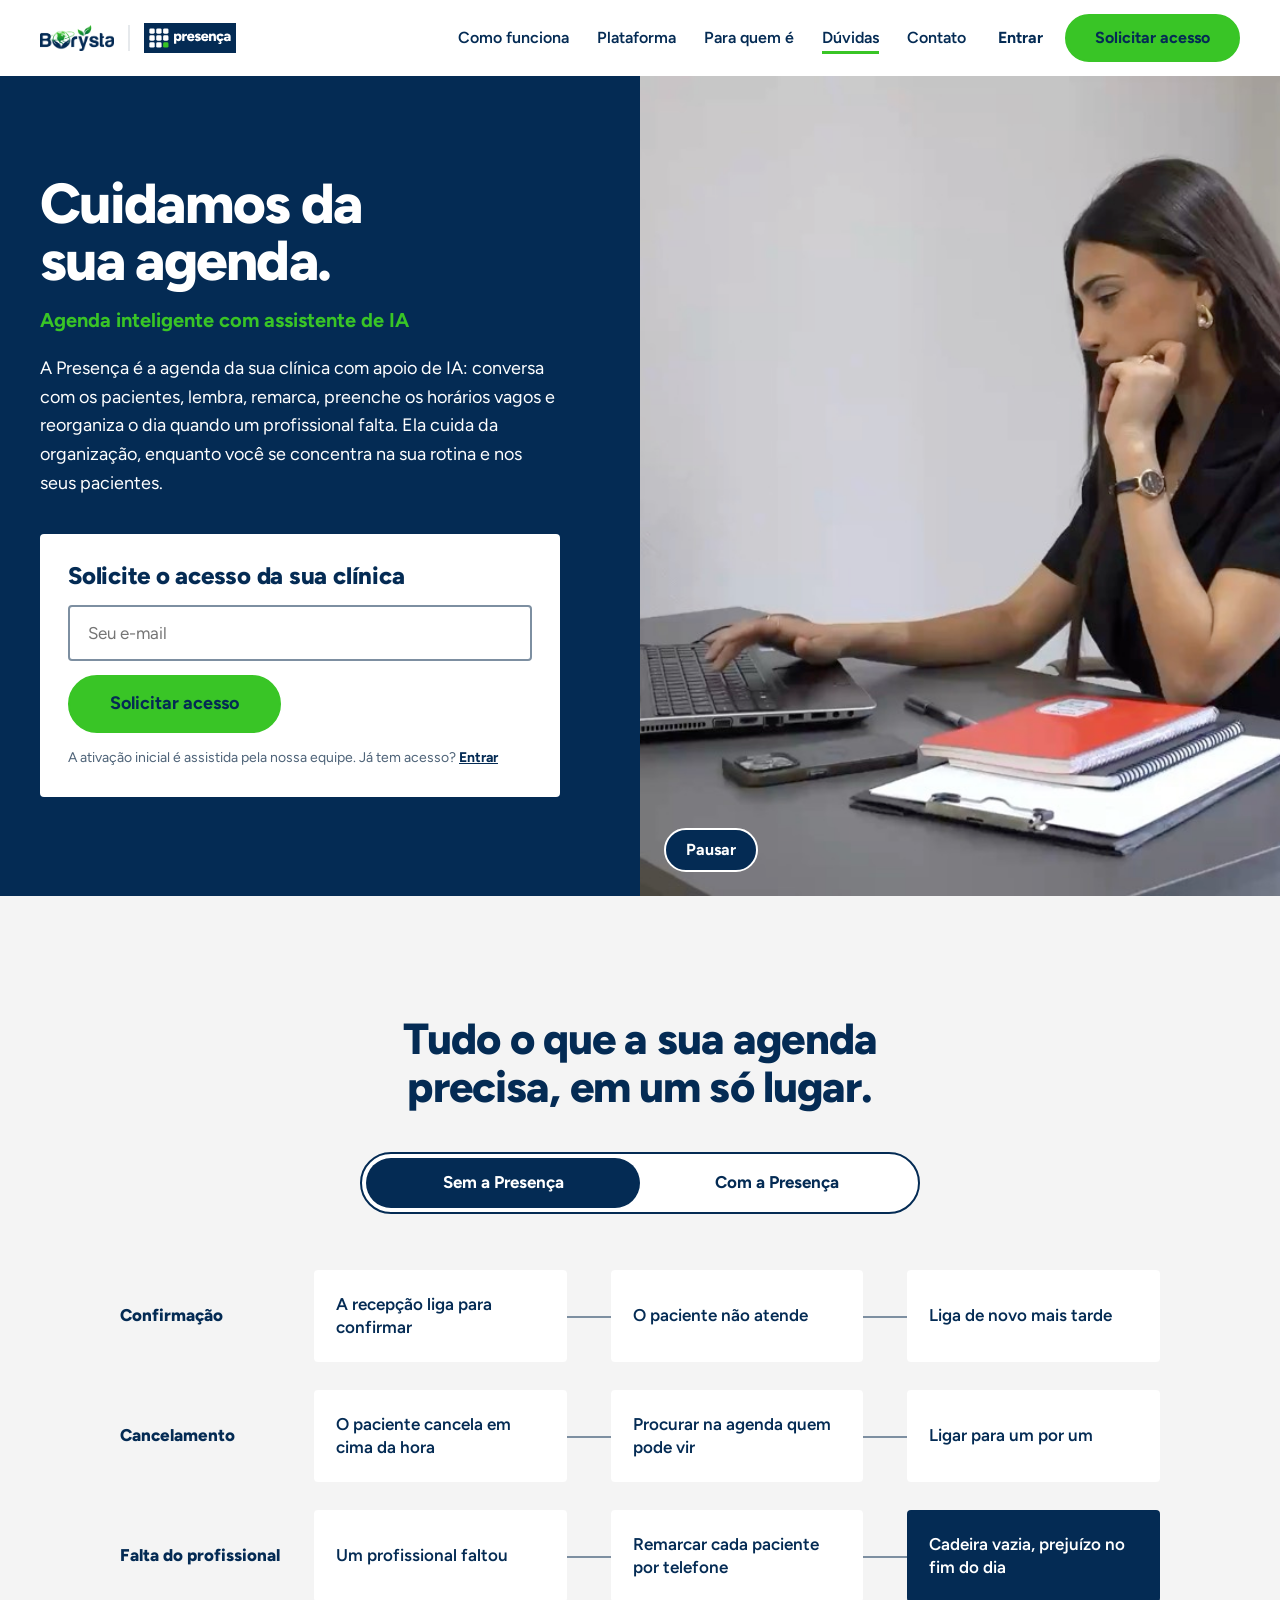
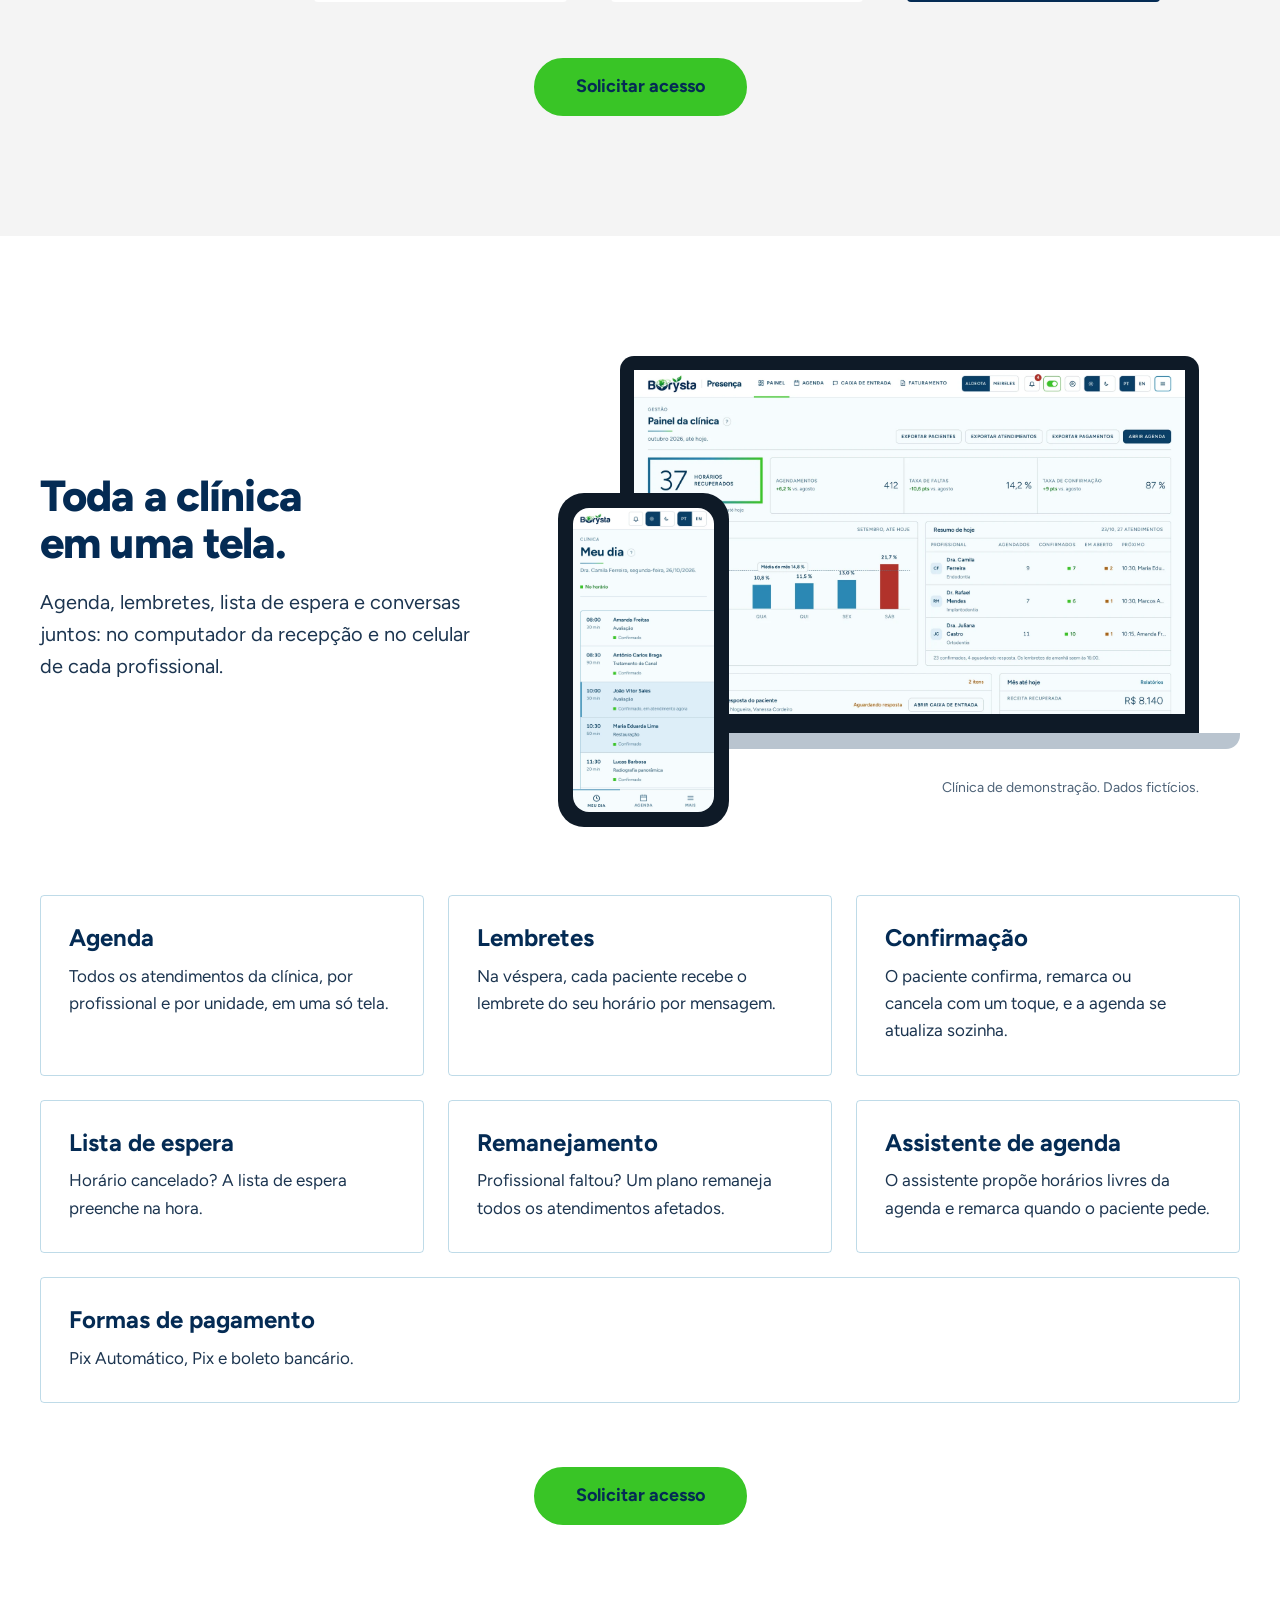
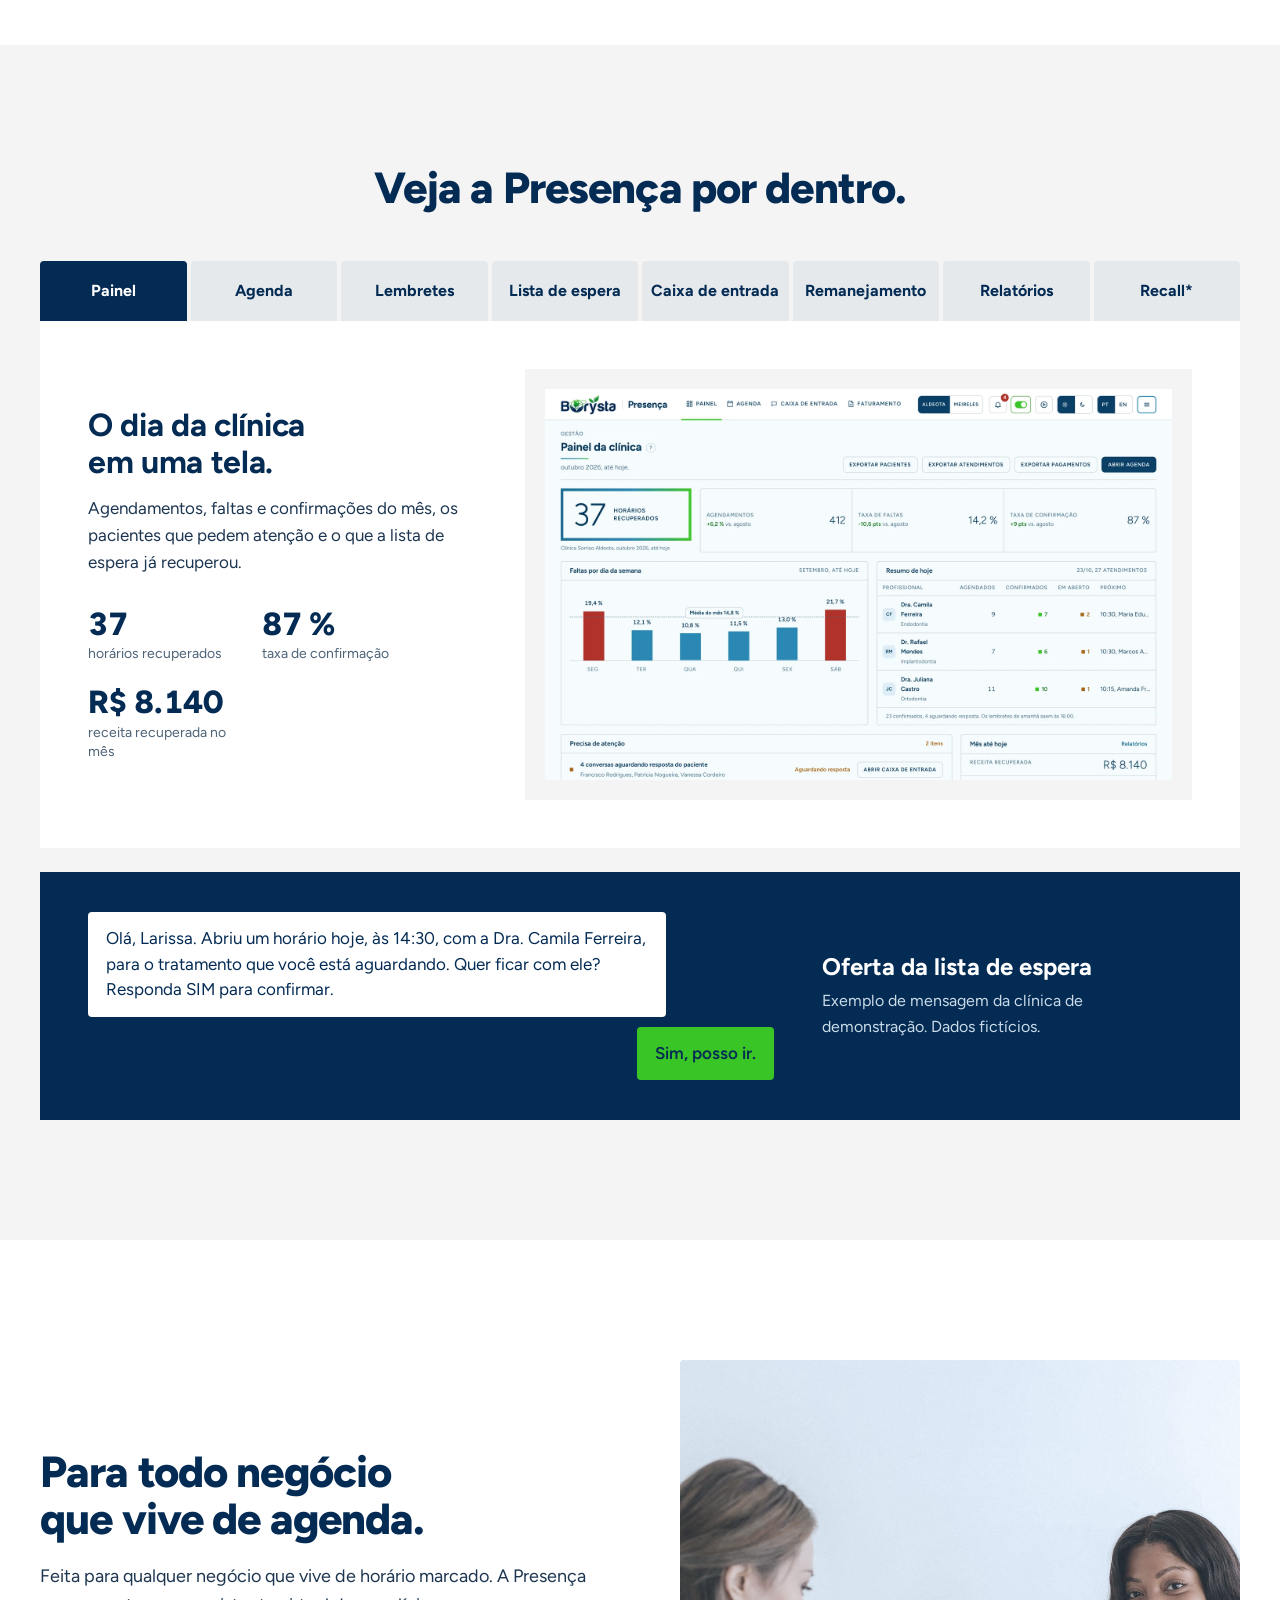
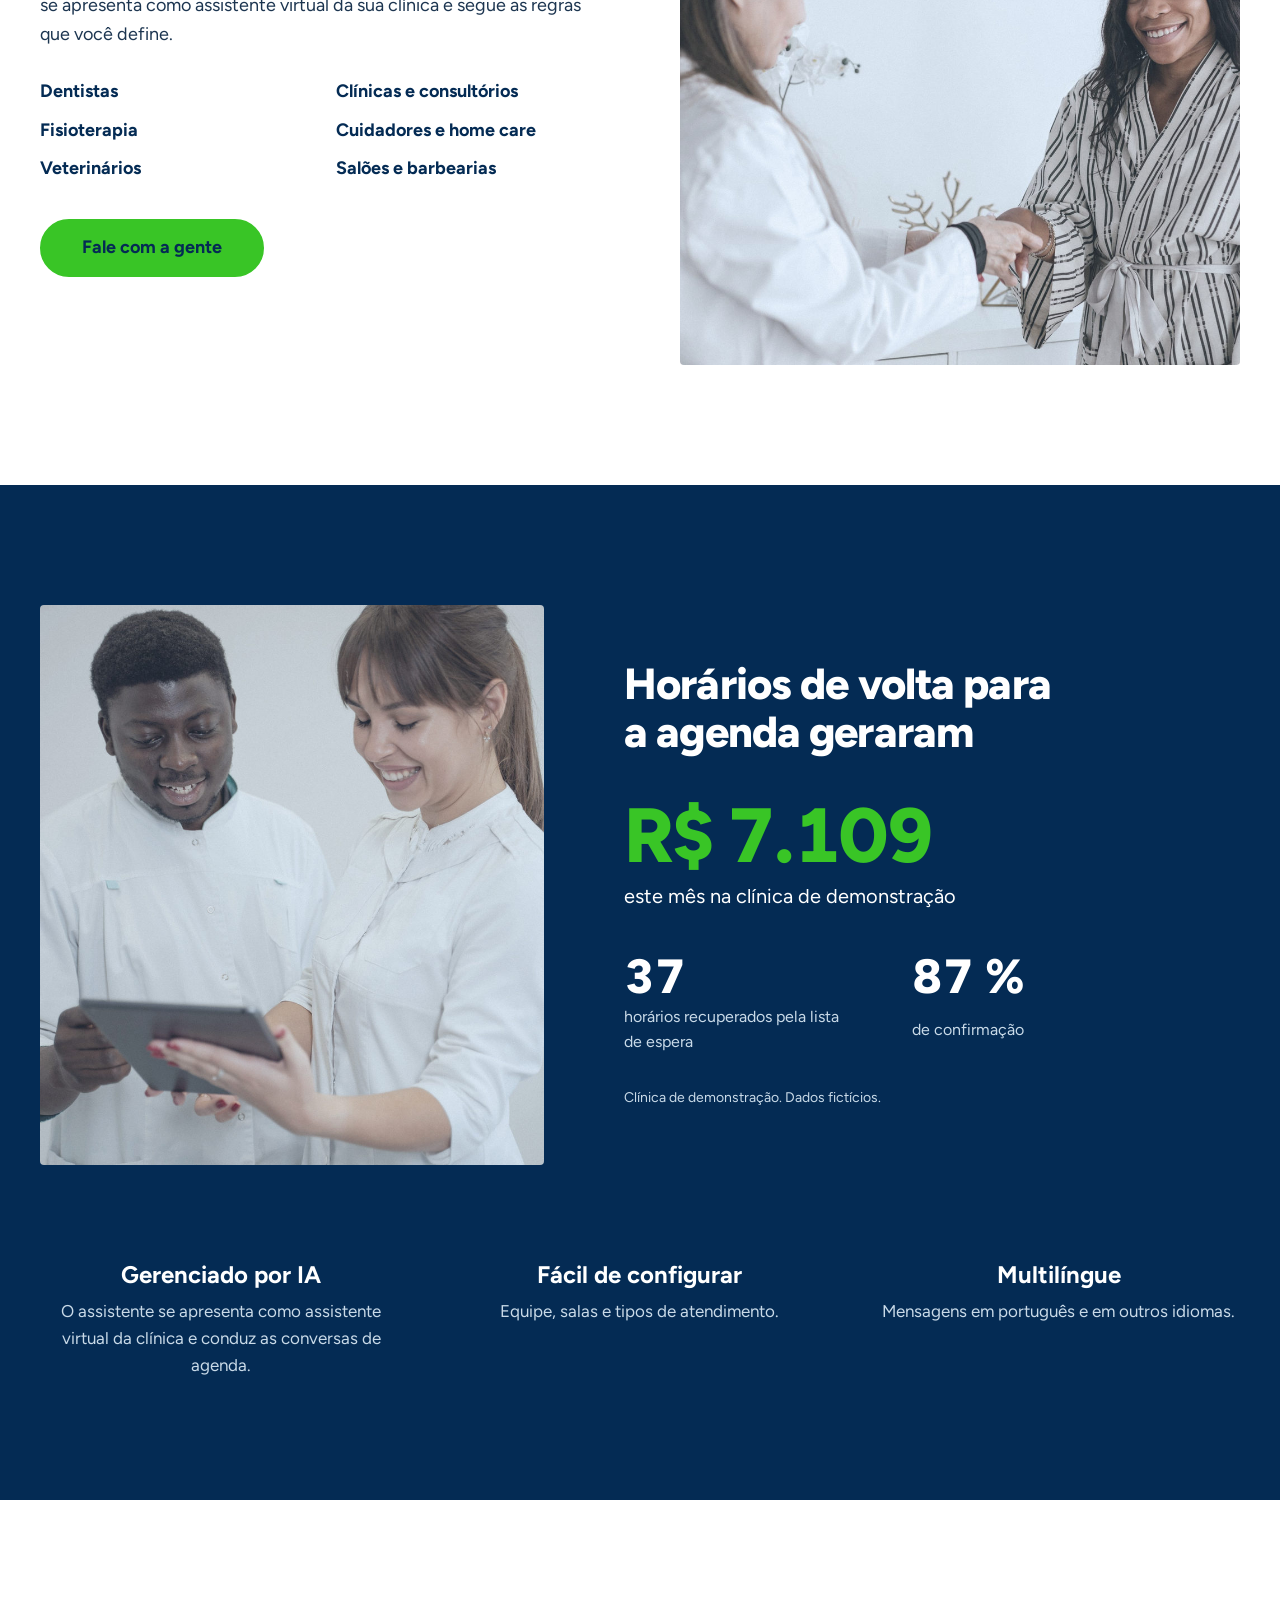
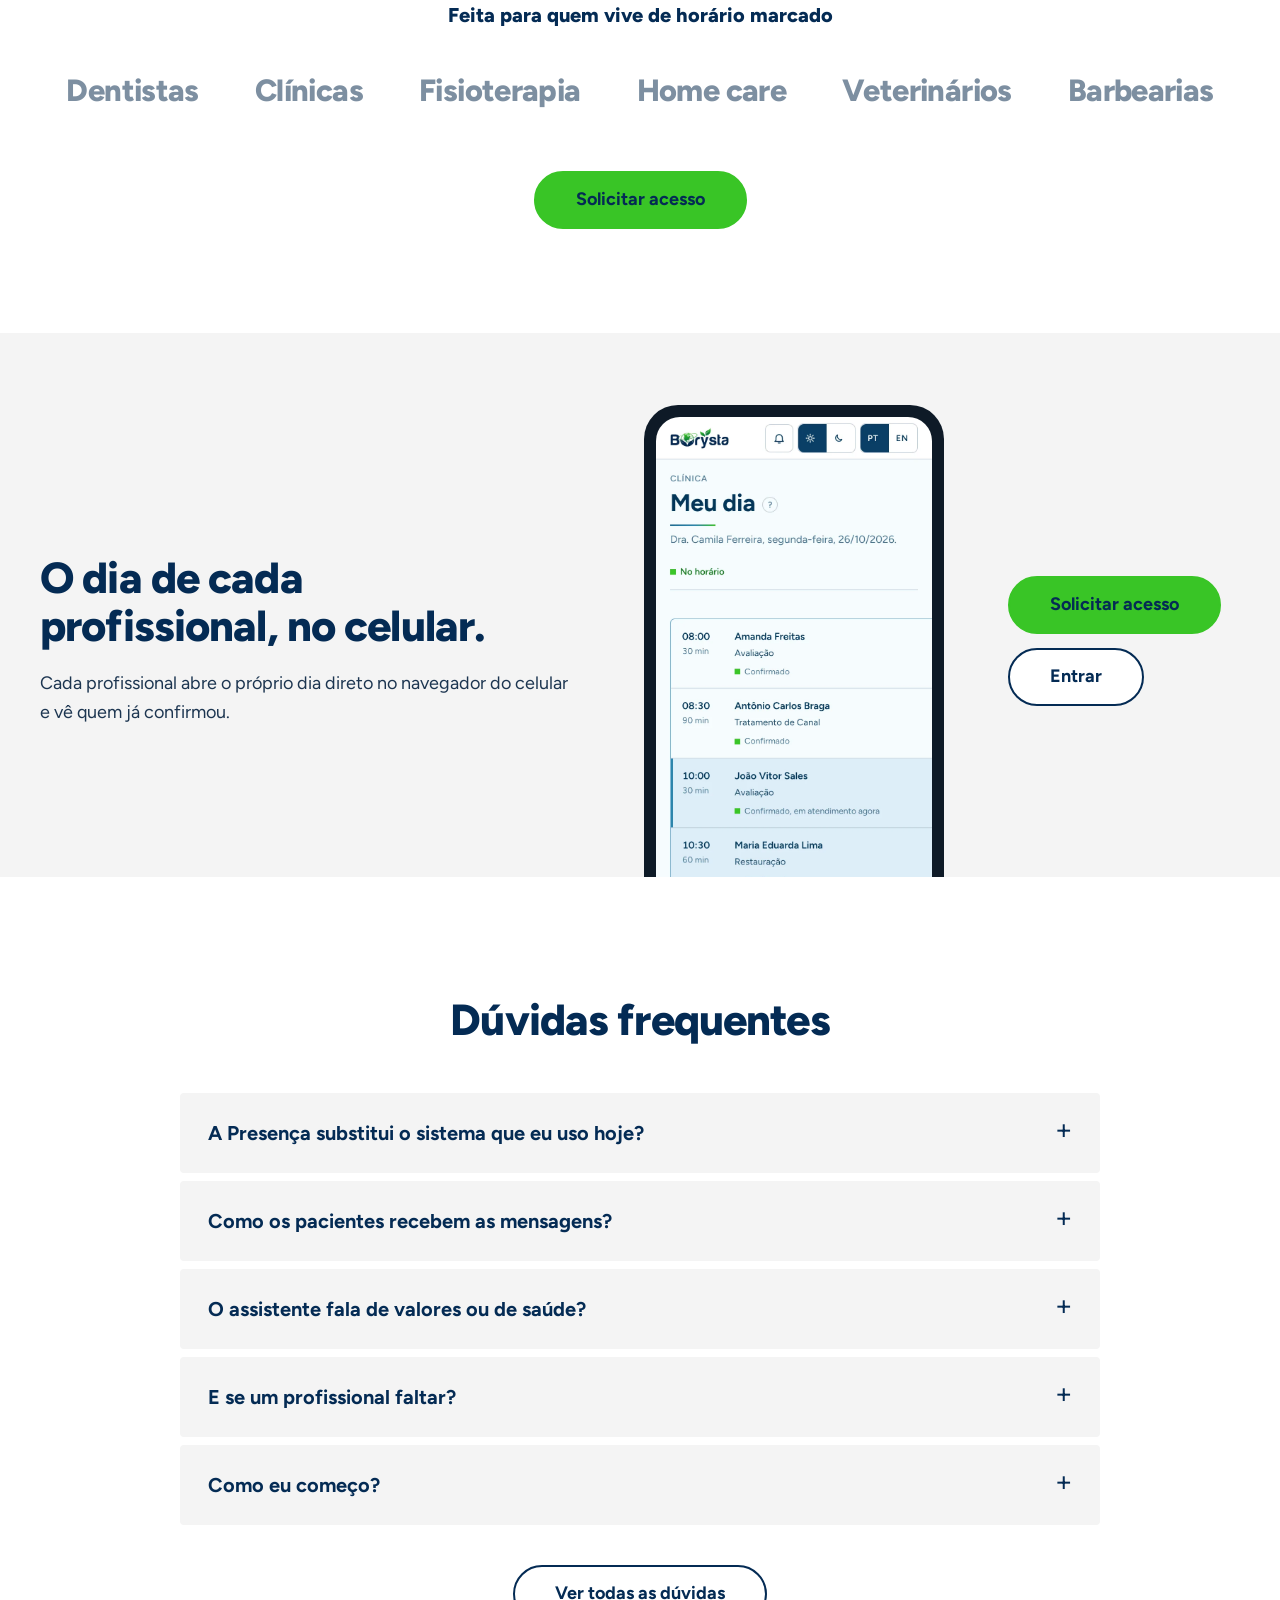
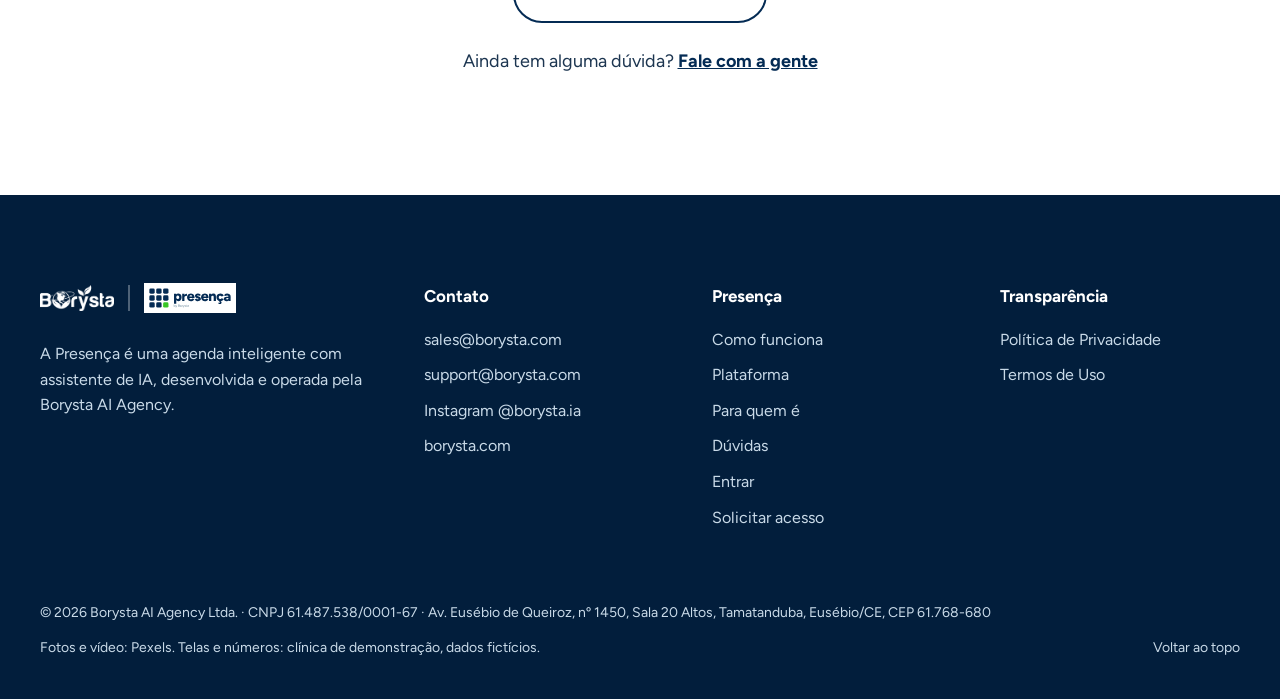
<file: index.html>
<!doctype html>
<html lang="pt-BR">
<head>
<meta charset="utf-8">
<meta name="viewport" content="width=device-width, initial-scale=1">
<title>Presença, agenda inteligente com assistente de IA</title>
<meta name="description" content="A Presença é uma agenda inteligente com assistente de IA: lembretes, confirmações, lista de espera e um assistente que conduz as conversas de agenda por mensagens. Desenvolvida e operada pela Borysta.">
<meta name="theme-color" content="#FFFFFF">
<link rel="canonical" href="https://presenca.borysta.com/">
<link rel="alternate" type="text/plain" href="https://presenca.borysta.com/llms.txt" title="LLM Service Catalog Index">
<link rel="alternate" type="text/plain" href="https://presenca.borysta.com/llms-full.txt" title="LLM Complete Service Catalog">
<link rel="icon" href="assets/logo/favicon.svg" type="image/svg+xml">
<link rel="preload" href="assets/fonts/Figtree-800.woff2" as="font" type="font/woff2" crossorigin>
<link rel="preload" href="assets/fonts/Figtree-400.woff2" as="font" type="font/woff2" crossorigin>
<link rel="preload" as="image" href="assets/video/hero-poster.jpg" fetchpriority="high">
<link rel="stylesheet" href="assets/site.css">
<script type="application/ld+json">
{
  "@context": "https://schema.org",
  "@graph": [
    {
      "@type": "Organization",
      "@id": "https://presenca.borysta.com/#organization",
      "name": "Borysta AI Agency Ltda.",
      "brand": "Presença",
      "taxID": "61.487.538/0001-67",
      "url": "https://presenca.borysta.com",
      "email": "sales@borysta.com",
      "sameAs": ["https://borysta.com", "https://www.instagram.com/borysta.ia"],
      "contactPoint": [
        {
          "@type": "ContactPoint",
          "contactType": "sales",
          "email": "sales@borysta.com",
          "availableLanguage": ["Portuguese", "English"]
        },
        {
          "@type": "ContactPoint",
          "contactType": "data protection officer",
          "email": "support@borysta.com",
          "availableLanguage": ["Portuguese", "English"]
        }
      ],
      "address": {
        "@type": "PostalAddress",
        "streetAddress": "Av. Eusébio de Queiroz, nº 1450, Sala 20 Altos, Tamatanduba",
        "addressLocality": "Eusébio",
        "addressRegion": "CE",
        "postalCode": "61768-680",
        "addressCountry": "BR"
      }
    },
    {
      "@type": "SoftwareApplication",
      "@id": "https://presenca.borysta.com/#software",
      "name": "Presença",
      "applicationCategory": "BusinessApplication, HealthApplication",
      "operatingSystem": "Web, iOS, Android",
      "inLanguage": ["pt-BR", "en"],
      "description": "A Presença é uma agenda inteligente com assistente de IA: lembretes, confirmações, lista de espera e um assistente que conduz as conversas de agenda por mensagens. Desenvolvida e operada pela Borysta.",
      "url": "https://presenca.borysta.com",
      "provider": { "@id": "https://presenca.borysta.com/#organization" },
      "featureList": [
        "Agenda multi-profissional e multi-sala",
        "Lembretes e confirmação ativa de consultas na véspera (D-1)",
        "Lista de espera inteligente para preenchimento automático de horários vagos",
        "Plano de realocação de agenda em caso de falta do profissional com preservação de continuidade de tratamento",
        "Assistente de IA de recepção com conformidade CFM/CFO, ANVISA RDC 657/2022 e LGPD",
        "Recall de retornos periódicos e envio de nota fiscal (NFS-e em PDF) ao paciente"
      ]
    }
  ]
}
</script>
<script src="assets/init.js"></script>
</head>
<body>
<a class="skip" href="#conteudo">Pular para o conteúdo</a>

<header class="head">
  <div class="wrap head__in">
    <a class="brand" href="#inicio" aria-label="Presença por Borysta, início">
      <img class="brand__b" src="assets/logo/borysta.png" width="720" height="254" alt="">
      <span class="brand__sep" aria-hidden="true"></span>
      <img class="brand__p" src="assets/logo/presenca-navy.svg" width="1376" height="446" alt="">
    </a>
    <nav class="nav" aria-label="Principal">
      <a href="#como-funciona">Como funciona</a>
      <a href="#plataforma">Plataforma</a>
      <a href="#para-quem">Para quem é</a>
      <a href="#duvidas">Dúvidas</a>
      <a href="#contato">Contato</a>
    </nav>
    <div class="head__acts">
      <a class="head__login" href="https://presenca.borysta.com/app/#/login" data-app="login">Entrar</a>
      <a class="btn" href="https://presenca.borysta.com/app/#/cadastro" data-app="cadastro">Solicitar acesso</a>
      <button class="burger" type="button" aria-expanded="false" aria-controls="menu" data-burger>Menu</button>
    </div>
  </div>
  <div class="drawer" id="menu" hidden data-drawer>
    <nav class="wrap drawer__in" aria-label="Menu">
      <a href="#como-funciona">Como funciona</a>
      <a href="#plataforma">Plataforma</a>
      <a href="#para-quem">Para quem é</a>
      <a href="#duvidas">Dúvidas</a>
      <a href="#contato">Contato</a>
      <span class="drawer__acts">
        <a class="btn btn--line" href="https://presenca.borysta.com/app/#/login">Entrar</a>
        <a class="btn" href="https://presenca.borysta.com/app/#/cadastro">Solicitar acesso</a>
      </span>
    </nav>
  </div>
</header>

<main id="conteudo">

<section class="hero" id="inicio" aria-labelledby="hero-t">
  <div class="hero__visual">
    <video class="hero__video" muted loop playsinline preload="none" poster="assets/video/hero-poster.jpg" width="1920" height="1080" aria-label="Mulher trabalhando no notebook em um escritório tranquilo" data-hero-video>
      <source src="assets/video/hero-1080.mp4" type="video/mp4" media="(min-width: 961px)">
      <source src="assets/video/hero-540.mp4" type="video/mp4">
    </video>
    <button class="hero__pause" type="button" data-hero-pause hidden>Pausar</button>
  </div>
  <div class="wrap hero__in">
    <div class="hero__text">
      <h1 id="hero-t">Cuidamos da sua agenda.</h1>
      <p class="hero__sub">Agenda inteligente com assistente de IA</p>
      <p class="hero__lead">A Presença é a agenda da sua clínica com apoio de IA: conversa com os pacientes, lembra, remarca, preenche os horários vagos e reorganiza o dia quando um profissional falta. Ela cuida da organização, enquanto você se concentra na sua rotina e nos seus pacientes.</p>
      <form class="signup" action="https://presenca.borysta.com/app/#/cadastro" data-app="cadastro" data-signup>
        <h2 class="signup__t">Solicite o acesso da sua clínica</h2>
        <label class="sr" for="s-mail">E-mail</label>
        <input id="s-mail" type="email" placeholder="Seu e-mail" autocomplete="email" spellcheck="false">
        <button class="btn btn--lg" type="submit">Solicitar acesso</button>
        <p class="signup__note">A ativação inicial é assistida pela nossa equipe. Já tem acesso? <a href="https://presenca.borysta.com/app/#/login">Entrar</a></p>
      </form>
    </div>
  </div>
</section>

<section class="fluxo" id="como-funciona" aria-labelledby="fluxo-t">
  <div class="wrap">
    <h2 class="center" id="fluxo-t">Tudo o que a sua agenda precisa, em um só lugar.</h2>
    <div class="switch" role="group" aria-label="Comparar" data-switch hidden>
      <button type="button" aria-pressed="true" data-show="sem">Sem a Presença</button>
      <button type="button" aria-pressed="false" data-show="com">Com a Presença</button>
    </div>
    <div class="flow" data-flow="sem">
      <h3 class="flow__t">Sem a Presença</h3>
      <div class="flow__row">
        <p class="flow__k">Confirmação</p>
        <ol><li>A recepção liga para confirmar</li><li>O paciente não atende</li><li>Liga de novo mais tarde</li></ol>
      </div>
      <div class="flow__row">
        <p class="flow__k">Cancelamento</p>
        <ol><li>O paciente cancela em cima da hora</li><li>Procurar na agenda quem pode vir</li><li>Ligar para um por um</li></ol>
      </div>
      <div class="flow__row">
        <p class="flow__k">Falta do profissional</p>
        <ol><li>Um profissional faltou</li><li>Remarcar cada paciente por telefone</li><li class="is-end">Cadeira vazia, prejuízo no fim do dia</li></ol>
      </div>
    </div>
    <div class="flow flow--com" data-flow="com">
      <h3 class="flow__t">Com a Presença</h3>
      <div class="flow__row">
        <p class="flow__k">Confirmação</p>
        <ol><li>O lembrete sai na véspera, às 16:00</li><li>O paciente confirma com um toque</li><li>A agenda se atualiza sozinha</li></ol>
      </div>
      <div class="flow__row">
        <p class="flow__k">Cancelamento</p>
        <ol><li>O paciente cancela</li><li>A lista de espera recebe a oferta</li><li>Quem aceita a oferta fica com o horário</li></ol>
      </div>
      <div class="flow__row">
        <p class="flow__k">Falta do profissional</p>
        <ol><li>Um profissional faltou</li><li>Um plano remaneja os atendimentos afetados</li><li class="is-end">A recepção revisa e aprova</li></ol>
      </div>
    </div>
    <p class="center"><a class="btn btn--lg" href="https://presenca.borysta.com/app/#/cadastro" data-app="cadastro">Solicitar acesso</a></p>
  </div>
</section>

<section class="tela" aria-labelledby="tela-t">
  <div class="wrap tela__in">
    <div class="tela__text">
      <h2 id="tela-t">Toda a clínica em uma tela.</h2>
      <p>Agenda, lembretes, lista de espera e conversas juntos: no computador da recepção e no celular de cada profissional.</p>
    </div>
    <figure class="device" data-reveal="screen">
      <div class="device__laptop"><img src="assets/img/app/painel.webp" width="1600" height="1000" alt="Painel da Presença com 37 horários recuperados, 412 agendamentos e taxa de confirmação de 87 por cento" loading="lazy" decoding="async"></div>
      <div class="device__phone"><img src="assets/img/app/meu-dia.webp" width="780" height="1688" alt="Tela Meu dia no celular, com os atendimentos confirmados de uma dentista" loading="lazy" decoding="async"></div>
      <figcaption class="device__note">Clínica de demonstração. Dados fictícios.</figcaption>
    </figure>
  </div>
  <div class="wrap">
    <div class="nutzen">
      <article><h3>Agenda</h3><p>Todos os atendimentos da clínica, por profissional e por unidade, em uma só tela.</p></article>
      <article><h3>Lembretes</h3><p>Na véspera, cada paciente recebe o lembrete do seu horário por mensagem.</p></article>
      <article><h3>Confirmação</h3><p>O paciente confirma, remarca ou cancela com um toque, e a agenda se atualiza sozinha.</p></article>
      <article><h3>Lista de espera</h3><p>Horário cancelado? A lista de espera preenche na hora.</p></article>
      <article><h3>Remanejamento</h3><p>Profissional faltou? Um plano remaneja todos os atendimentos afetados.</p></article>
      <article><h3>Assistente de agenda</h3><p>O assistente propõe horários livres da agenda e remarca quando o paciente pede.</p></article>
      <article class="nutzen__pay"><h3>Formas de pagamento</h3><p>Pix Automático, Pix e boleto bancário.</p></article>
    </div>
    <p class="center"><a class="btn btn--lg" href="https://presenca.borysta.com/app/#/cadastro" data-app="cadastro">Solicitar acesso</a></p>
  </div>
</section>

<section class="plataforma" id="plataforma" aria-labelledby="pla-t">
  <div class="wrap">
    <h2 class="center" id="pla-t">Veja a Presença por dentro.</h2>
    <div class="tabs" data-tabs>
      <div class="tabs__list" role="tablist" aria-label="Telas da plataforma" hidden>
        <button type="button" role="tab" id="t-painel" aria-controls="p-painel">Painel</button>
        <button type="button" role="tab" id="t-agenda" aria-controls="p-agenda">Agenda</button>
        <button type="button" role="tab" id="t-lembretes" aria-controls="p-lembretes">Lembretes</button>
        <button type="button" role="tab" id="t-lista" aria-controls="p-lista">Lista de espera</button>
        <button type="button" role="tab" id="t-caixa" aria-controls="p-caixa">Caixa de entrada</button>
        <button type="button" role="tab" id="t-reman" aria-controls="p-reman">Remanejamento</button>
        <button type="button" role="tab" id="t-relat" aria-controls="p-relat">Relatórios</button>
        <button type="button" role="tab" id="t-recall" aria-controls="p-recall">Recall*</button>
      </div>

      <div class="tabs__panel" id="p-painel" role="tabpanel" aria-labelledby="t-painel">
        <div class="tabs__text">
          <h3>O dia da clínica em uma tela.</h3>
          <p>Agendamentos, faltas e confirmações do mês, os pacientes que pedem atenção e o que a lista de espera já recuperou.</p>
          <dl class="figs">
            <div><dt>horários recuperados</dt><dd>37</dd></div>
            <div><dt>taxa de confirmação</dt><dd>87&nbsp;%</dd></div>
            <div><dt>receita recuperada no mês</dt><dd>R$&nbsp;8.140</dd></div>
          </dl>
        </div>
        <figure class="shot" data-reveal="screen"><img src="assets/img/app/painel.webp" width="1600" height="1000" alt="Painel da Presença com 37 horários recuperados, 412 agendamentos, taxa de faltas de 14,2 por cento e taxa de confirmação de 87 por cento" loading="lazy" decoding="async"></figure>
      </div>

      <div class="tabs__panel" id="p-agenda" role="tabpanel" aria-labelledby="t-agenda">
        <div class="tabs__text">
          <h3>Cancelou? A agenda já sabe.</h3>
          <p>O horário de Ricardo ficou livre. A lista de espera recebeu a oferta, Larissa aceitou e o horário voltou a ser ocupado, sem nenhuma ligação.</p>
          <div class="toggle" role="group" aria-label="Estado da agenda" data-toggle hidden>
            <button type="button" aria-pressed="false" data-show="0">Cancelado agora</button>
            <button type="button" aria-pressed="true" data-show="1">Recuperado</button>
          </div>
          <dl class="figs">
            <div><dt>recuperados neste horário</dt><dd>+R$&nbsp;380</dd></div>
          </dl>
        </div>
        <figure class="shot" data-states><img src="assets/img/app/agenda-cancelado.webp" width="1600" height="1000" alt="Agenda do dia com o atendimento de Ricardo Tavares marcado como cancelado agora e a lista de espera ativada" loading="lazy" decoding="async" hidden><img src="assets/img/app/agenda.webp" width="1600" height="1000" alt="Agenda do dia com o horário de Larissa Gomes recuperado pela lista de espera, mais 380 reais" loading="lazy" decoding="async"></figure>
      </div>

      <div class="tabs__panel" id="p-lembretes" role="tabpanel" aria-labelledby="t-lembretes">
        <div class="tabs__text">
          <h3>Os lembretes de amanhã, prontos.</h3>
          <p>A Presença prepara os lembretes da véspera com os botões Confirmar, Remarcar e Cancelar. A recepção só acompanha.</p>
          <dl class="figs">
            <div><dt>atendimentos amanhã</dt><dd>17</dd></div>
            <div><dt>lembretes programados</dt><dd>17</dd></div>
            <div><dt>horário do envio</dt><dd>16:00</dd></div>
          </dl>
        </div>
        <figure class="shot"><img src="assets/img/app/lembretes.webp" width="1600" height="1000" alt="Lembretes de amanhã: 17 atendimentos e 17 lembretes programados, cada um com os botões confirmar, remarcar e cancelar" loading="lazy" decoding="async"></figure>
      </div>

      <div class="tabs__panel" id="p-lista" role="tabpanel" aria-labelledby="t-lista">
        <div class="tabs__text">
          <h3>Quem espera, recebe a oferta.</h3>
          <p>A fila respeita a ordem de chegada, a prioridade legal e o vínculo com o profissional. A oferta vai para um paciente por vez.</p>
          <dl class="figs">
            <div><dt>pacientes na lista</dt><dd>4</dd></div>
            <div><dt>de espera média</dt><dd>5 dias</dd></div>
            <div><dt>horários recuperados</dt><dd>37</dd></div>
          </dl>
        </div>
        <figure class="shot"><img src="assets/img/app/lista.webp" width="1600" height="1000" alt="Lista de espera com quatro pacientes, espera média de cinco dias e 37 horários recuperados" loading="lazy" decoding="async"></figure>
      </div>

      <div class="tabs__panel" id="p-caixa" role="tabpanel" aria-labelledby="t-caixa">
        <div class="tabs__text">
          <h3>O assistente conversa. A recepção acompanha.</h3>
          <p>Cada conversa fica registrada, com mensagens em português e em outros idiomas. A equipe assume a conversa quando quiser e desfaz qualquer ação com um clique.</p>
          <dl class="figs">
            <div><dt>para desfazer qualquer ação</dt><dd>1 clique</dd></div>
          </dl>
        </div>
        <figure class="shot"><img src="assets/img/app/caixa.webp" width="1600" height="1000" alt="Caixa de entrada com a conversa em que o assistente remarca o horário de um paciente" loading="lazy" decoding="async"></figure>
      </div>

      <div class="tabs__panel" id="p-reman" role="tabpanel" aria-labelledby="t-reman">
        <div class="tabs__text">
          <h3>Profissional faltou? Um plano só.</h3>
          <p>A Presença monta uma proposta para cada atendimento afetado. A recepção revisa e decide: aceitar, alterar ou ligar.</p>
          <dl class="figs">
            <div><dt>atendimentos afetados</dt><dd>11</dd></div>
            <div><dt>com proposta automática</dt><dd>10</dd></div>
            <div><dt>requer decisão</dt><dd>1</dd></div>
          </dl>
        </div>
        <figure class="shot"><img src="assets/img/app/remanejamento.webp" width="1600" height="1000" alt="Remanejamento da agenda de uma profissional ausente: 11 atendimentos afetados, 10 com proposta automática e 1 que requer decisão" loading="lazy" decoding="async"></figure>
      </div>

      <div class="tabs__panel" id="p-relat" role="tabpanel" aria-labelledby="t-relat">
        <div class="tabs__text">
          <h3>O que a Presença trouxe de volta.</h3>
          <p>Receita recuperada, ocupação da cadeira e horas ociosas, mês a mês e por profissional.</p>
          <dl class="figs">
            <div><dt>recuperados no ano</dt><dd>R$&nbsp;61.780</dd></div>
            <div><dt>horários preenchidos pela lista de espera</dt><dd>284</dd></div>
            <div><dt>ocupação da cadeira</dt><dd>78&nbsp;%</dd></div>
          </dl>
        </div>
        <figure class="shot"><img src="assets/img/app/relatorios.webp" width="1600" height="1000" alt="Relatórios com 61.780 reais recuperados no ano, ocupação da cadeira de 78 por cento e receita por profissional" loading="lazy" decoding="async"></figure>
      </div>

      <div class="tabs__panel" id="p-recall" role="tabpanel" aria-labelledby="t-recall">
        <div class="tabs__text">
          <h3>Quem precisa voltar, volta.</h3>
          <p>O Recall encontra os pacientes que já passaram do prazo de retorno de um procedimento, como uma limpeza, e envia o aviso por mensagem com horários livres. O paciente responde com um toque e já sai agendado. O intervalo de cada procedimento é definido pela clínica.</p>
          <dl class="figs">
            <div><dt>pacientes com retorno vencido</dt><dd>12</dd></div>
            <div><dt>retornos este mês</dt><dd>23</dd></div>
            <div><dt>agendaram depois do aviso</dt><dd>41&nbsp;%</dd></div>
          </dl>
          <p class="figs__note">*Incluído no Pro, adicional no Basic e no Advanced.<br>Clínica de demonstração. Dados fictícios.</p>
        </div>
        <figure class="shot"><img src="assets/img/app/recall.webp" width="1600" height="1000" alt="Tela Recall com 12 pacientes com retorno vencido, 23 retornos este mês, taxa de retorno de 41 por cento e a prévia da mensagem de aviso" loading="lazy" decoding="async"></figure>
      </div>
    </div>

    <figure class="voz">
      <blockquote class="voz__msg">
        <p class="b b--in">Olá, Larissa. Abriu um horário hoje, às 14:30, com a Dra. Camila Ferreira, para o tratamento que você está aguardando. Quer ficar com ele? Responda SIM para confirmar.</p>
        <p class="b b--out">Sim, posso ir.</p>
      </blockquote>
      <figcaption><strong>Oferta da lista de espera</strong>Exemplo de mensagem da clínica de demonstração. Dados fictícios.</figcaption>
    </figure>
  </div>
</section>

<section class="quem" id="para-quem" aria-labelledby="seg-t">
  <div class="wrap quem__in">
    <div class="quem__text">
      <h2 id="seg-t">Para todo negócio que vive de agenda.</h2>
      <p>Feita para qualquer negócio que vive de horário marcado. A Presença se apresenta como assistente virtual da sua clínica e segue as regras que você define.</p>
      <ul class="quem__list">
        <li>Dentistas</li>
        <li>Clínicas e consultórios</li>
        <li>Fisioterapia</li>
        <li>Cuidadores e home care</li>
        <li>Veterinários</li>
        <li>Salões e barbearias</li>
      </ul>
      <a class="btn btn--lg" href="#contato">Fale com a gente</a>
    </div>
    <figure class="quem__photo">
      <img src="assets/img/sobre.jpg" width="1000" height="1080" data-reveal="photo" alt="Médica cumprimenta uma paciente sorridente no consultório" loading="lazy" decoding="async">
    </figure>
  </div>
</section>

<section class="numeros" aria-labelledby="num-t">
  <div class="wrap numeros__in">
    <figure class="numeros__photo">
      <img src="assets/img/equipe-tablet.jpg" width="900" height="1100" data-reveal="photo" alt="Dois profissionais de saúde sorriem olhando a agenda em um tablet" loading="lazy" decoding="async">
    </figure>
    <div class="numeros__text">
      <h2 id="num-t">Horários de volta para a agenda geraram</h2>
      <p class="contador"><span class="contador__n" data-count="8140">R$&nbsp;8.140</span><span class="contador__l">este mês na clínica de demonstração</span></p>
      <dl class="stats">
        <div><dd>37</dd><dt>horários recuperados pela lista de espera</dt></div>
        <div><dd>87&nbsp;%</dd><dt>de confirmação</dt></div>
      </dl>
      <p class="numeros__note">Clínica de demonstração. Dados fictícios.</p>
    </div>
  </div>
  <div class="wrap">
    <ul class="pilares">
      <li><strong>Gerenciado por IA</strong><span>O assistente se apresenta como assistente virtual da clínica e conduz as conversas de agenda.</span></li>
      <li><strong>Fácil de configurar</strong><span>Equipe, salas e tipos de atendimento.</span></li>
      <li><strong>Multilíngue</strong><span>Mensagens em português e em outros idiomas.</span></li>
    </ul>
  </div>
</section>

<section class="marcas" aria-labelledby="marcas-t">
  <div class="wrap">
    <h2 class="marcas__t" id="marcas-t">Feita para quem vive de horário marcado</h2>
    <ul class="marcas__list">
      <li>Dentistas</li>
      <li>Clínicas</li>
      <li>Fisioterapia</li>
      <li>Home care</li>
      <li>Veterinários</li>
      <li>Barbearias</li>
    </ul>
    <p class="center"><a class="btn btn--lg" href="https://presenca.borysta.com/app/#/cadastro" data-app="cadastro">Solicitar acesso</a></p>
  </div>
</section>

<section class="celular" aria-labelledby="cel-t">
  <div class="wrap celular__in">
    <div class="celular__text">
      <h2 id="cel-t">O dia de cada profissional, no celular.</h2>
      <p>Cada profissional abre o próprio dia direto no navegador do celular e vê quem já confirmou.</p>
    </div>
    <figure class="celular__phone" data-reveal="screen">
      <div class="device__phone device__phone--solo"><img src="assets/img/app/meu-dia.webp" width="780" height="1688" alt="Tela Meu dia no celular, com os atendimentos confirmados de uma dentista" loading="lazy" decoding="async"></div>
    </figure>
    <div class="celular__acts">
      <a class="btn btn--lg" href="https://presenca.borysta.com/app/#/cadastro" data-app="cadastro">Solicitar acesso</a>
      <a class="btn btn--line btn--lg" href="https://presenca.borysta.com/app/#/login">Entrar</a>
    </div>
  </div>
</section>

<section class="duvidas" id="duvidas" aria-labelledby="duv-t">
  <div class="wrap duvidas__in">
    <h2 class="center" id="duv-t">Dúvidas frequentes</h2>
    <details>
      <summary>A Presença substitui o sistema que eu uso hoje?</summary>
      <p>A Presença é a agenda da sua clínica, com mensagens e assistente. Integrações com outros sistemas vêm depois, quando a sua clínica precisar.</p>
    </details>
    <details>
      <summary>Como os pacientes recebem as mensagens?</summary>
      <p>No celular. Na véspera, cada paciente recebe o lembrete do seu horário e responde com um toque: confirmar, remarcar ou cancelar.</p>
    </details>
    <details>
      <summary>O assistente fala de valores ou de saúde?</summary>
      <p>Não. O assistente cuida só da agenda. Valores e dúvidas clínicas ficam sempre com a equipe.</p>
    </details>
    <details>
      <summary>E se um profissional faltar?</summary>
      <p>Um plano remaneja todos os atendimentos afetados. A recepção revisa e decide: aceitar, alterar ou ligar. Tratamento em andamento fica com o seu profissional.</p>
    </details>
    <details>
      <summary>Como eu começo?</summary>
      <p>Solicite o acesso da clínica pelo site ou em <a href="mailto:sales@borysta.com">sales@borysta.com</a>. Nossa equipe acompanha a ativação inicial da conta, agenda, equipe e salas com você.</p>
    </details>
    <p class="center duvidas__all"><a class="btn btn--line btn--lg" href="duvidas.html">Ver todas as dúvidas</a></p>
    <p class="center duvidas__more">Ainda tem alguma dúvida? <a href="mailto:sales@borysta.com">Fale com a gente</a></p>
  </div>
</section>

</main>

<footer class="foot">
  <div class="wrap">
    <div class="foot__grid">
      <div class="foot__brand">
        <a class="foot__logo" href="#inicio" aria-label="Presença por Borysta, início">
          <img src="assets/logo/borysta.png" width="720" height="254" alt="">
          <span aria-hidden="true"></span>
          <img src="assets/logo/presenca-white.svg" width="1376" height="446" alt="">
        </a>
        <p>A Presença é uma agenda inteligente com assistente de IA, desenvolvida e operada pela Borysta AI Agency.</p>
      </div>
      <div id="contato">
        <h3>Contato</h3>
        <ul>
          <li><a href="mailto:sales@borysta.com">sales@borysta.com</a></li>
          <li><a href="mailto:support@borysta.com">support@borysta.com</a></li>
          <li><a href="https://www.instagram.com/borysta.ia" rel="noopener">Instagram @borysta.ia</a></li>
          <li><a href="https://borysta.com">borysta.com</a></li>
        </ul>
      </div>
      <nav aria-labelledby="fp-t">
        <h3 id="fp-t">Presença</h3>
        <ul>
          <li><a href="#como-funciona">Como funciona</a></li>
          <li><a href="#plataforma">Plataforma</a></li>
          <li><a href="#para-quem">Para quem é</a></li>
          <li><a href="#duvidas">Dúvidas</a></li>
          <li><a href="https://presenca.borysta.com/app/#/login">Entrar</a></li>
          <li><a href="https://presenca.borysta.com/app/#/cadastro">Solicitar acesso</a></li>
        </ul>
      </nav>
      <nav aria-labelledby="ft-t">
        <h3 id="ft-t">Transparência</h3>
        <ul>
          <li><a href="politica-de-privacidade.html">Política de Privacidade</a></li>
          <li><a href="termos-de-uso.html">Termos de Uso</a></li>
        </ul>
      </nav>
    </div>
    <div class="foot__bottom">
      <p>© 2026 Borysta AI Agency Ltda. · CNPJ 61.487.538/0001-67 · Av. Eusébio de Queiroz, nº 1450, Sala 20 Altos, Tamatanduba, Eusébio/CE, CEP 61.768-680</p>
      <p>Fotos e vídeo: Pexels. Telas e números: clínica de demonstração, dados fictícios.</p>
      <p><a href="#inicio">Voltar ao topo</a></p>
    </div>
  </div>
</footer>

<script src="assets/site.js" defer></script>
</body>
</html>
</file>
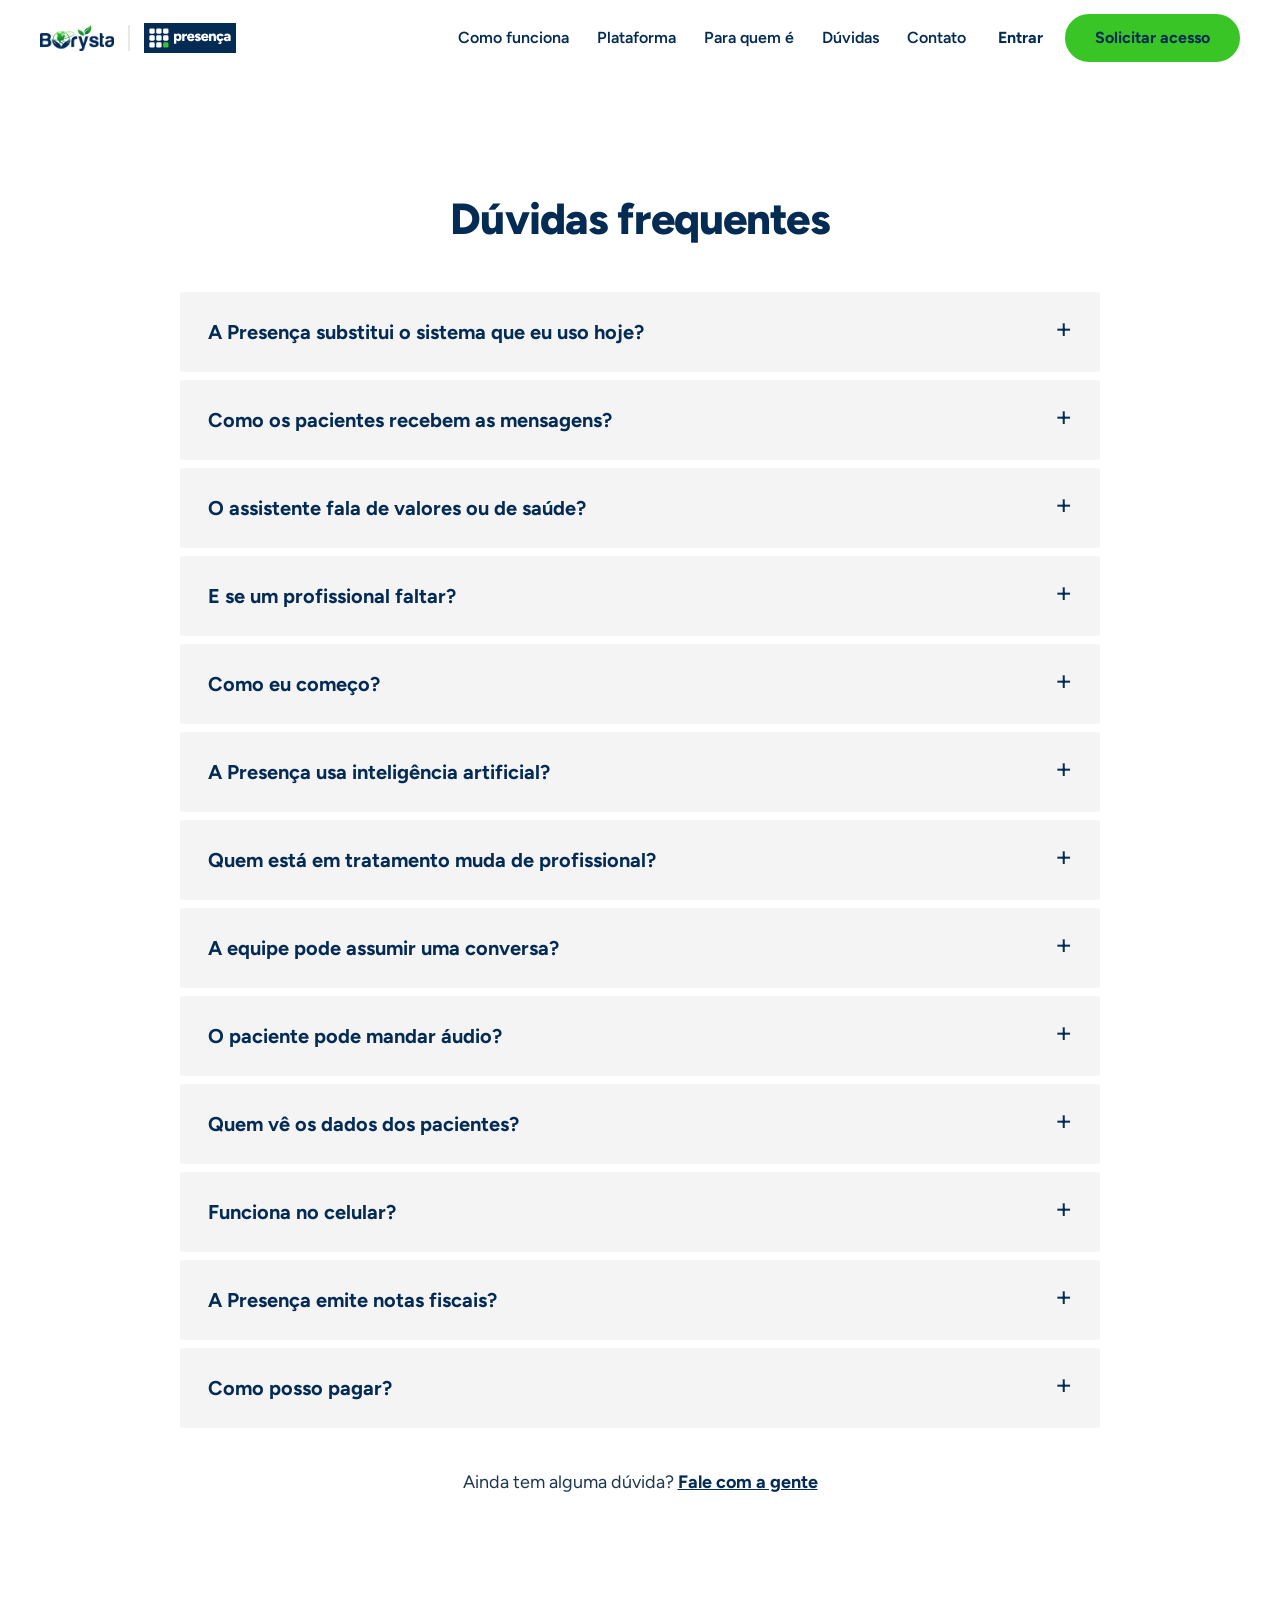
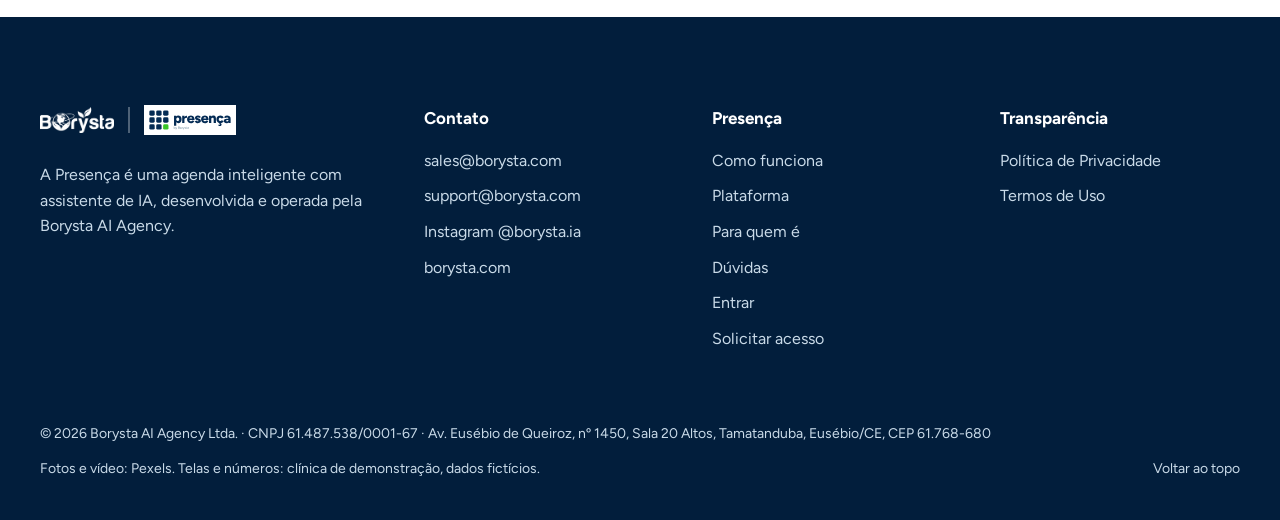
<file: duvidas.html>
<!doctype html>
<html lang="pt-BR">
<head>
<meta charset="utf-8">
<meta name="viewport" content="width=device-width, initial-scale=1">
<title>Dúvidas frequentes, Presença</title>
<meta name="description" content="Respostas sobre a Presença, a agenda inteligente com assistente de IA da Borysta: agenda, lembretes, lista de espera, assistente, dados dos pacientes e pagamento.">
<meta name="theme-color" content="#FFFFFF">
<link rel="canonical" href="https://presenca.borysta.com/duvidas.html">
<link rel="alternate" type="text/plain" href="https://presenca.borysta.com/llms.txt" title="LLM Service Catalog Index">
<link rel="alternate" type="text/plain" href="https://presenca.borysta.com/llms-full.txt" title="LLM Complete Service Catalog">
<link rel="icon" href="assets/logo/favicon.svg" type="image/svg+xml">
<link rel="preload" href="assets/fonts/Figtree-800.woff2" as="font" type="font/woff2" crossorigin>
<link rel="preload" href="assets/fonts/Figtree-400.woff2" as="font" type="font/woff2" crossorigin>
<link rel="stylesheet" href="assets/site.css">
<script type="application/ld+json">
{
  "@context": "https://schema.org",
  "@type": "FAQPage",
  "mainEntity": [
    {
      "@type": "Question",
      "name": "A Presença substitui o sistema que eu uso hoje?",
      "acceptedAnswer": {
        "@type": "Answer",
        "text": "A Presença é a agenda da sua clínica, com mensagens e assistente. Integrações com outros sistemas vêm depois, quando a sua clínica precisar."
      }
    },
    {
      "@type": "Question",
      "name": "Como os pacientes recebem as mensagens?",
      "acceptedAnswer": {
        "@type": "Answer",
        "text": "No celular. Na véspera, cada paciente recebe o lembrete do seu horário e responde com um toque: confirmar, remarcar ou cancelar."
      }
    },
    {
      "@type": "Question",
      "name": "O assistente fala de valores ou de saúde?",
      "acceptedAnswer": {
        "@type": "Answer",
        "text": "Não. O assistente cuida só da agenda. Valores e dúvidas clínicas ficam sempre com a equipe."
      }
    },
    {
      "@type": "Question",
      "name": "E se um profissional faltar?",
      "acceptedAnswer": {
        "@type": "Answer",
        "text": "Um plano remaneja todos os atendimentos afetados. A recepção revisa e decide: aceitar, alterar ou ligar. Tratamento em andamento fica com o seu profissional."
      }
    },
    {
      "@type": "Question",
      "name": "Quem está em tratamento muda de profissional?",
      "acceptedAnswer": {
        "@type": "Answer",
        "text": "Não. Quem está em tratamento em andamento fica com o seu profissional e nunca é remarcado automaticamente."
      }
    },
    {
      "@type": "Question",
      "name": "A equipe pode assumir uma conversa?",
      "acceptedAnswer": {
        "@type": "Answer",
        "text": "Sim. Todas as conversas ficam em uma só caixa de entrada. A equipe assume qualquer conversa a qualquer momento, e cada ação do assistente pode ser desfeita com um clique."
      }
    }
  ]
}
</script>
<script src="assets/init.js"></script>
</head>
<body>
<a class="skip" href="#conteudo">Pular para o conteúdo</a>

<header class="head">
  <div class="wrap head__in">
    <a class="brand" href="./" aria-label="Presença por Borysta, início">
      <img class="brand__b" src="assets/logo/borysta.png" width="720" height="254" alt="">
      <span class="brand__sep" aria-hidden="true"></span>
      <img class="brand__p" src="assets/logo/presenca-navy.svg" width="1376" height="446" alt="">
    </a>
    <nav class="nav" aria-label="Principal">
      <a href="./#como-funciona">Como funciona</a>
      <a href="./#plataforma">Plataforma</a>
      <a href="./#para-quem">Para quem é</a>
      <a href="./#duvidas">Dúvidas</a>
      <a href="./#contato">Contato</a>
    </nav>
    <div class="head__acts">
      <a class="head__login" href="https://presenca.borysta.com/app/#/login" data-app="login">Entrar</a>
      <a class="btn" href="https://presenca.borysta.com/app/#/cadastro" data-app="cadastro">Solicitar acesso</a>
      <button class="burger" type="button" aria-expanded="false" aria-controls="menu" data-burger>Menu</button>
    </div>
  </div>
  <div class="drawer" id="menu" hidden data-drawer>
    <nav class="wrap drawer__in" aria-label="Menu">
      <a href="./#como-funciona">Como funciona</a>
      <a href="./#plataforma">Plataforma</a>
      <a href="./#para-quem">Para quem é</a>
      <a href="./#duvidas">Dúvidas</a>
      <a href="./#contato">Contato</a>
      <span class="drawer__acts">
        <a class="btn btn--line" href="https://presenca.borysta.com/app/#/login">Entrar</a>
        <a class="btn" href="https://presenca.borysta.com/app/#/cadastro">Solicitar acesso</a>
      </span>
    </nav>
  </div>
</header>

<main id="conteudo">

<section class="duvidas duvidas--page" aria-labelledby="duv-t">
  <div class="wrap duvidas__in">
    <h1 class="center" id="duv-t">Dúvidas frequentes</h1>
    <details>
      <summary>A Presença substitui o sistema que eu uso hoje?</summary>
      <p>A Presença é a agenda da sua clínica, com mensagens e assistente. Integrações com outros sistemas vêm depois, quando a sua clínica precisar.</p>
    </details>
    <details>
      <summary>Como os pacientes recebem as mensagens?</summary>
      <p>No celular. Na véspera, cada paciente recebe o lembrete do seu horário e responde com um toque: confirmar, remarcar ou cancelar.</p>
    </details>
    <details>
      <summary>O assistente fala de valores ou de saúde?</summary>
      <p>Não. O assistente cuida só da agenda. Valores e dúvidas clínicas ficam sempre com a equipe.</p>
    </details>
    <details>
      <summary>E se um profissional faltar?</summary>
      <p>Um plano remaneja todos os atendimentos afetados. A recepção revisa e decide: aceitar, alterar ou ligar. Tratamento em andamento fica com o seu profissional.</p>
    </details>
    <details>
      <summary>Como eu começo?</summary>
      <p>Solicite o acesso da clínica pelo site ou em <a href="mailto:sales@borysta.com">sales@borysta.com</a>. Nossa equipe acompanha a ativação inicial da conta, agenda, equipe e salas com você.</p>
    </details>
    <details>
      <summary>A Presença usa inteligência artificial?</summary>
      <p>Sim. Um assistente de IA conduz as conversas de agenda pelas regras da sua clínica. Dúvidas clínicas e valores ficam sempre com a equipe.</p>
    </details>
    <details>
      <summary>Quem está em tratamento muda de profissional?</summary>
      <p>Não. Quem está em tratamento em andamento fica com o seu profissional e nunca é remarcado automaticamente.</p>
    </details>
    <details>
      <summary>A equipe pode assumir uma conversa?</summary>
      <p>Sim. Todas as conversas ficam em uma só caixa de entrada. A equipe assume qualquer conversa a qualquer momento, e cada ação do assistente pode ser desfeita com um clique.</p>
    </details>
    <details>
      <summary>O paciente pode mandar áudio?</summary>
      <p>Pode. Áudios e imagens vão para a recepção, e uma pessoa da equipe ouve e responde.</p>
    </details>
    <details>
      <summary>Quem vê os dados dos pacientes?</summary>
      <p>Cada perfil da equipe vê só a sua área, e cada ação fica registrada. Os consentimentos são guardados por finalidade, e a clínica pode exportar os seus dados a qualquer momento.</p>
    </details>
    <details>
      <summary>Funciona no celular?</summary>
      <p>Sim. A Presença funciona no celular como aplicativo, no modo claro e no modo escuro.</p>
    </details>
    <details>
      <summary>A Presença emite notas fiscais?</summary>
      <p>Não. A Presença envia ao paciente a nota fiscal da sua clínica em PDF, a partir do plano Advanced.</p>
    </details>
    <details>
      <summary>Como posso pagar?</summary>
      <p>Por Pix Automático, Pix ou boleto bancário.</p>
    </details>
    <p class="center duvidas__more">Ainda tem alguma dúvida? <a href="mailto:sales@borysta.com">Fale com a gente</a></p>
  </div>
</section>

</main>

<footer class="foot">
  <div class="wrap">
    <div class="foot__grid">
      <div class="foot__brand">
        <a class="foot__logo" href="./" aria-label="Presença por Borysta, início">
          <img src="assets/logo/borysta.png" width="720" height="254" alt="">
          <span aria-hidden="true"></span>
          <img src="assets/logo/presenca-white.svg" width="1376" height="446" alt="">
        </a>
        <p>A Presença é uma agenda inteligente com assistente de IA, desenvolvida e operada pela Borysta AI Agency.</p>
      </div>
      <div>
        <h3>Contato</h3>
        <ul>
          <li><a href="mailto:sales@borysta.com">sales@borysta.com</a></li>
          <li><a href="mailto:support@borysta.com">support@borysta.com</a></li>
          <li><a href="https://www.instagram.com/borysta.ia" rel="noopener">Instagram @borysta.ia</a></li>
          <li><a href="https://borysta.com">borysta.com</a></li>
        </ul>
      </div>
      <nav aria-labelledby="fp-t">
        <h3 id="fp-t">Presença</h3>
        <ul>
          <li><a href="./#como-funciona">Como funciona</a></li>
          <li><a href="./#plataforma">Plataforma</a></li>
          <li><a href="./#para-quem">Para quem é</a></li>
          <li><a href="duvidas.html" aria-current="page">Dúvidas</a></li>
          <li><a href="https://presenca.borysta.com/app/#/login">Entrar</a></li>
          <li><a href="https://presenca.borysta.com/app/#/cadastro">Solicitar acesso</a></li>
        </ul>
      </nav>
      <nav aria-labelledby="ft-t">
        <h3 id="ft-t">Transparência</h3>
        <ul>
          <li><a href="politica-de-privacidade.html">Política de Privacidade</a></li>
          <li><a href="termos-de-uso.html">Termos de Uso</a></li>
        </ul>
      </nav>
    </div>
    <div class="foot__bottom">
      <p>© 2026 Borysta AI Agency Ltda. · CNPJ 61.487.538/0001-67 · Av. Eusébio de Queiroz, nº 1450, Sala 20 Altos, Tamatanduba, Eusébio/CE, CEP 61.768-680</p>
      <p>Fotos e vídeo: Pexels. Telas e números: clínica de demonstração, dados fictícios.</p>
      <p><a href="./">Voltar ao topo</a></p>
    </div>
  </div>
</footer>

<script src="assets/site.js" defer></script>
</body>
</html>
</file>
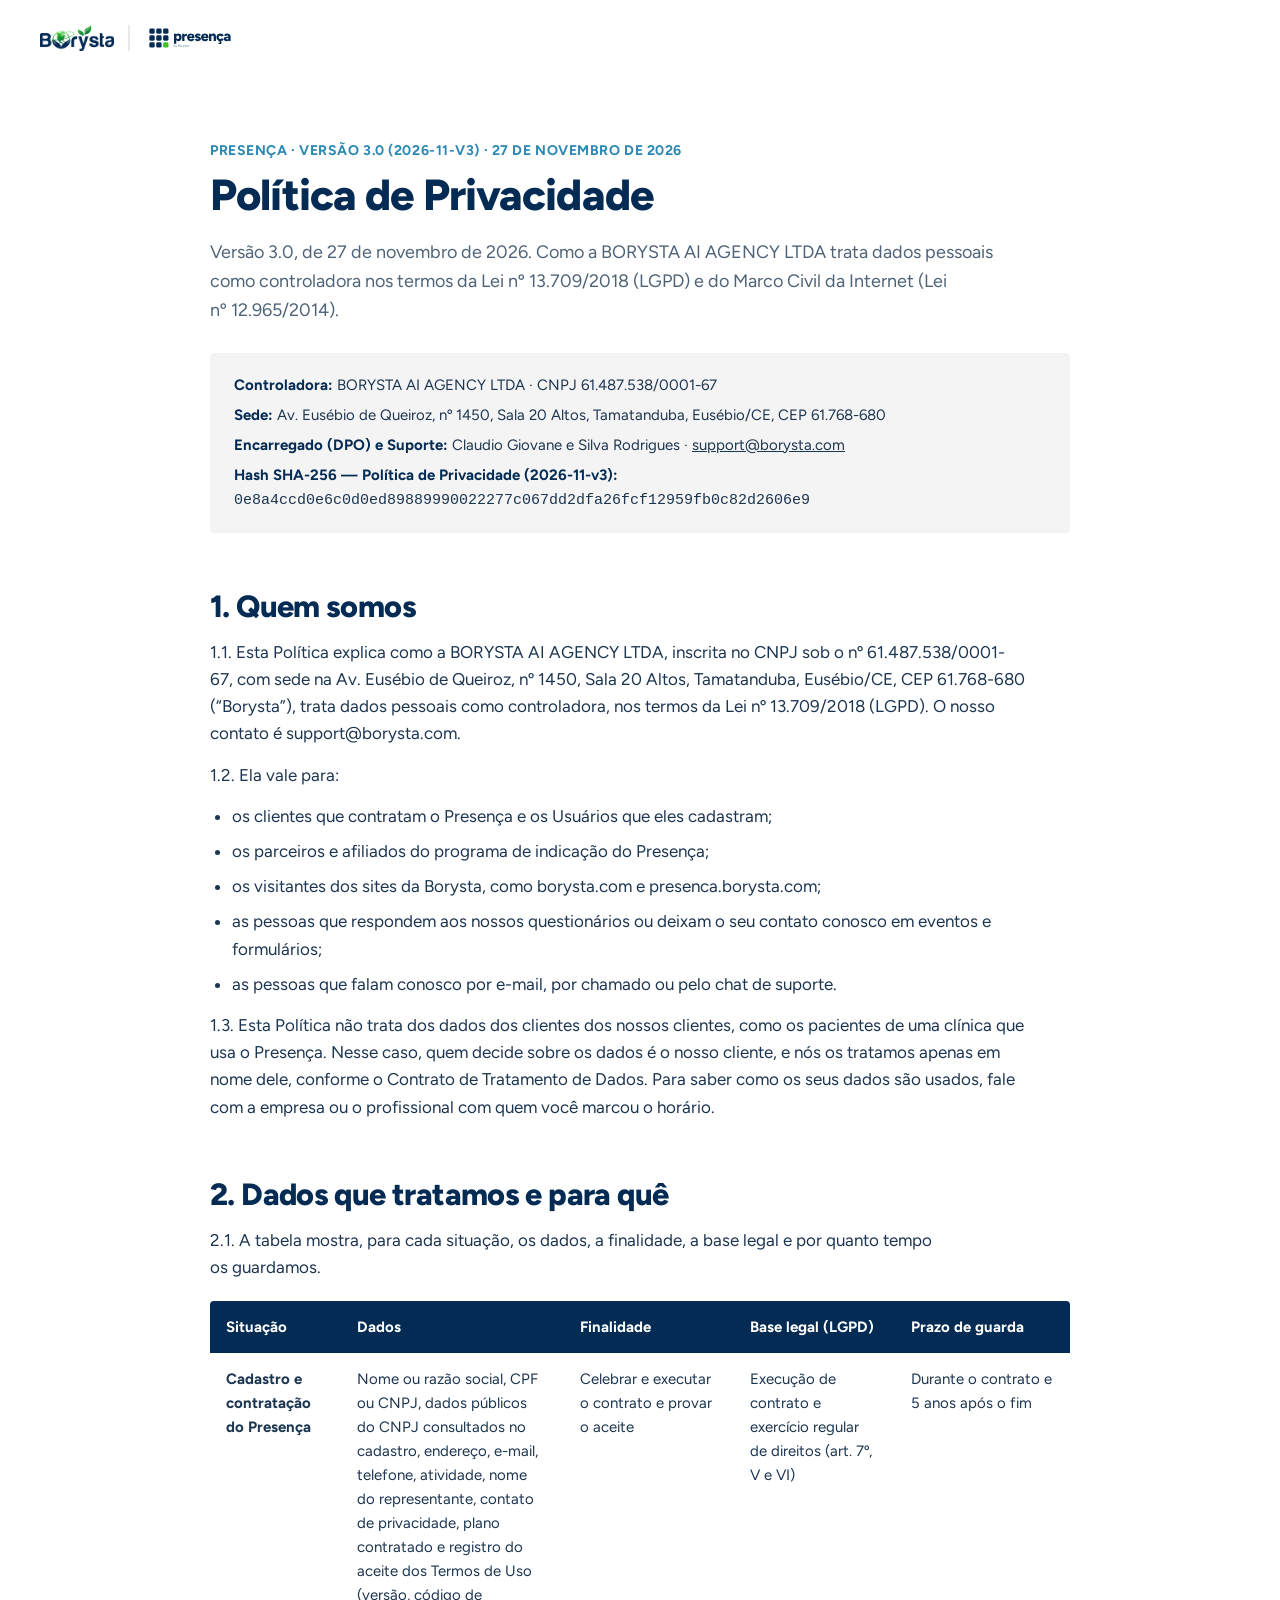
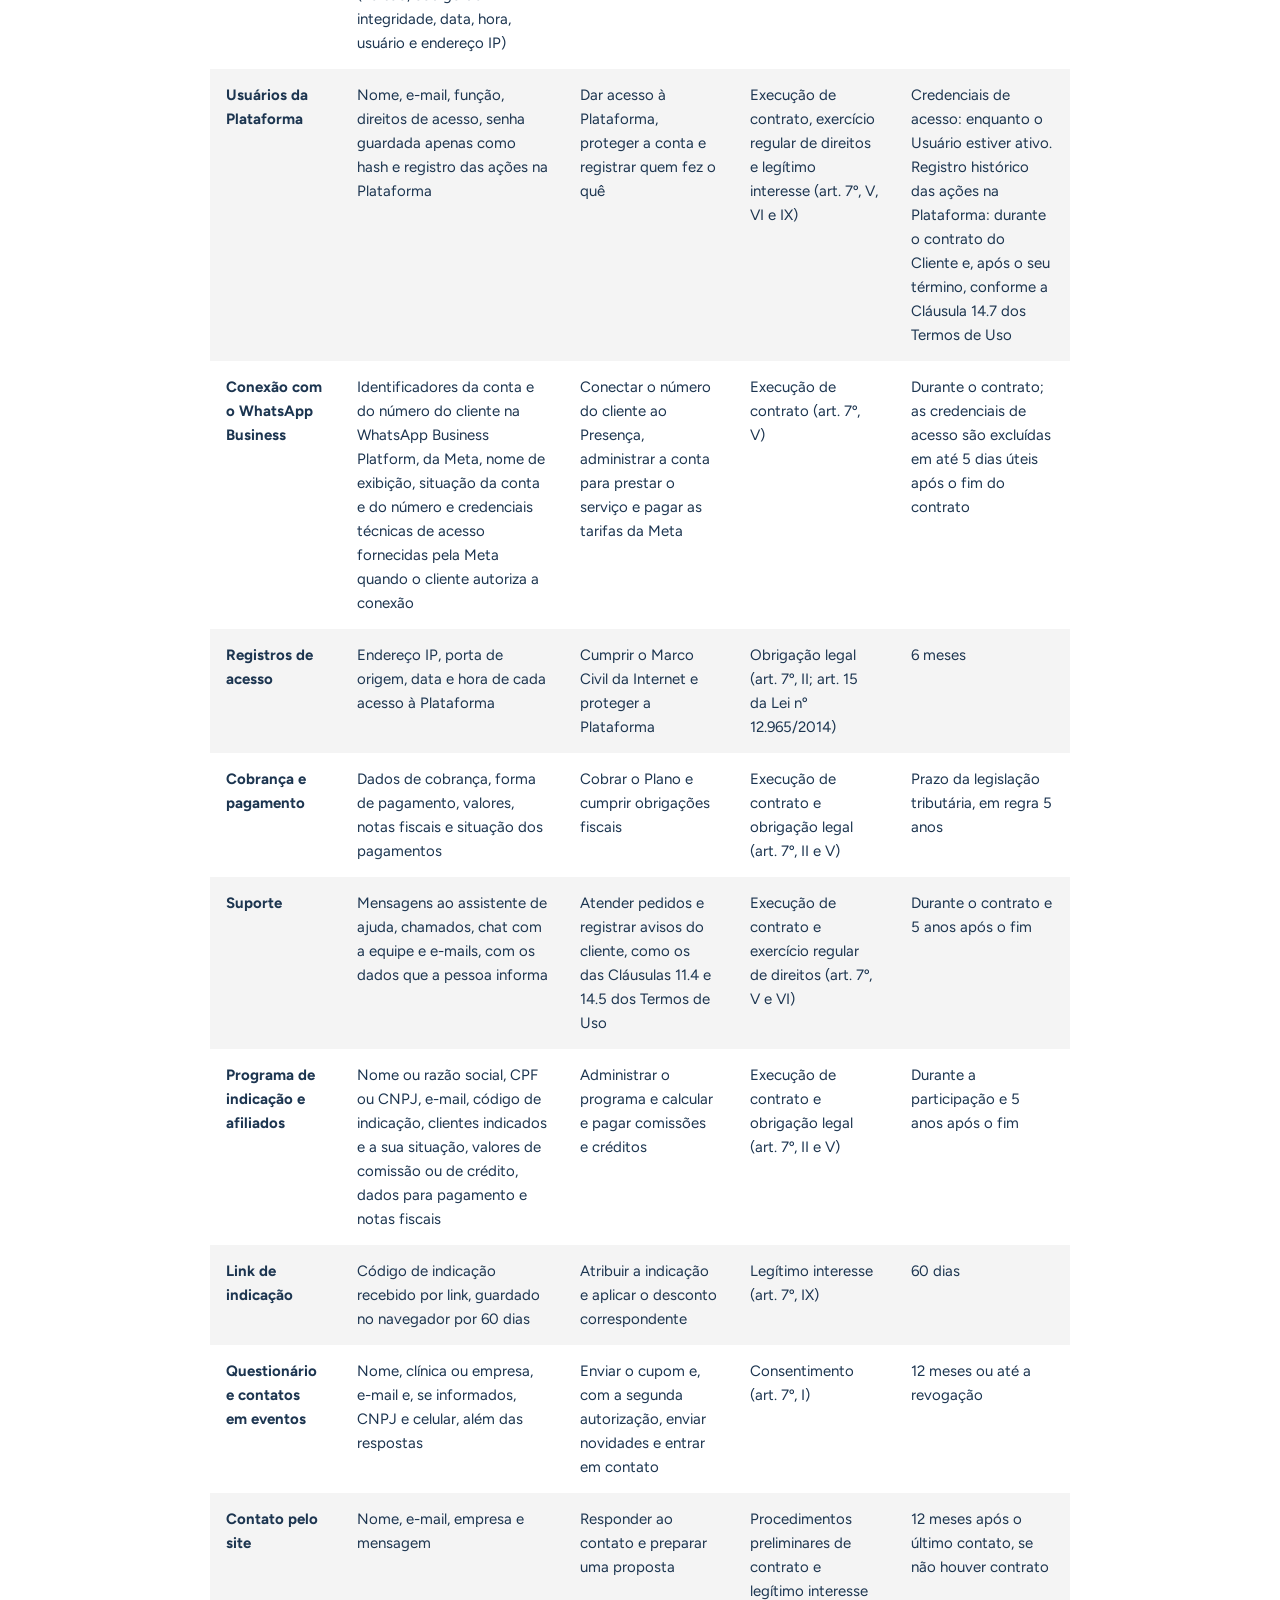
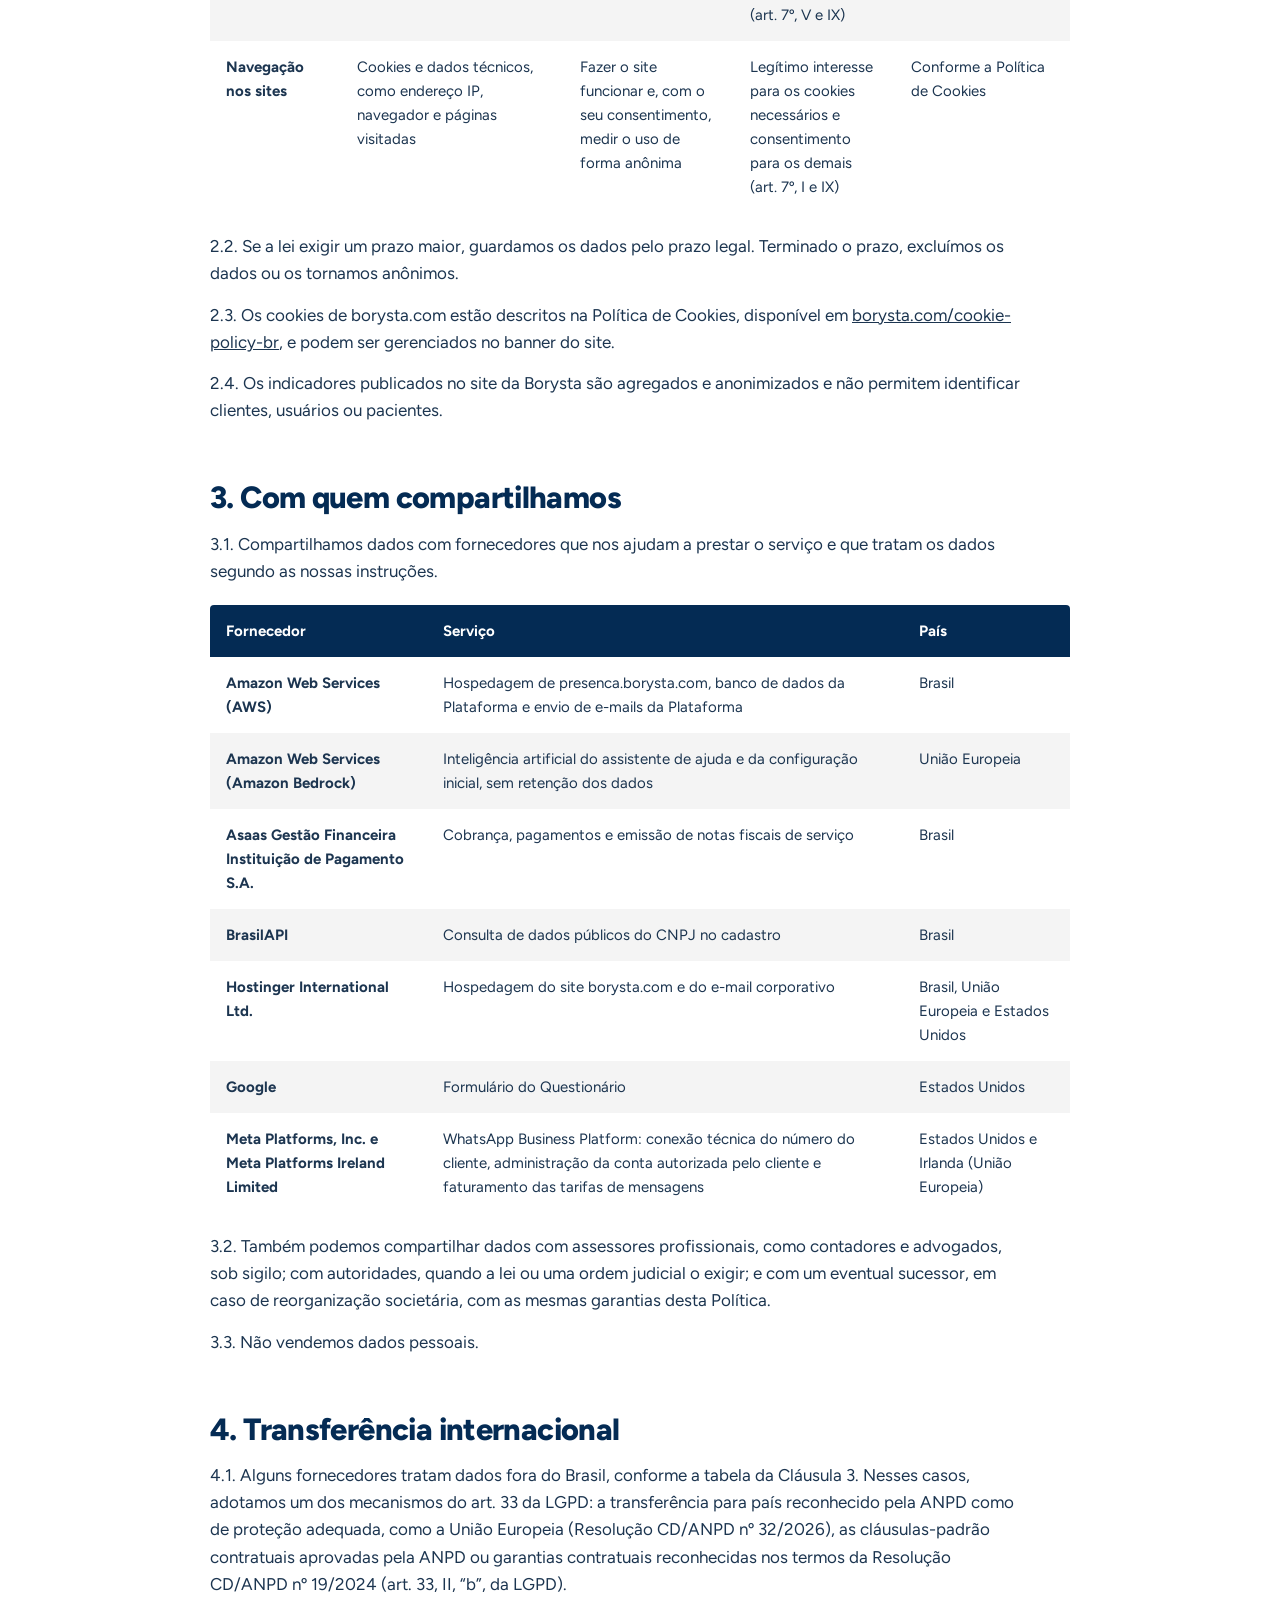
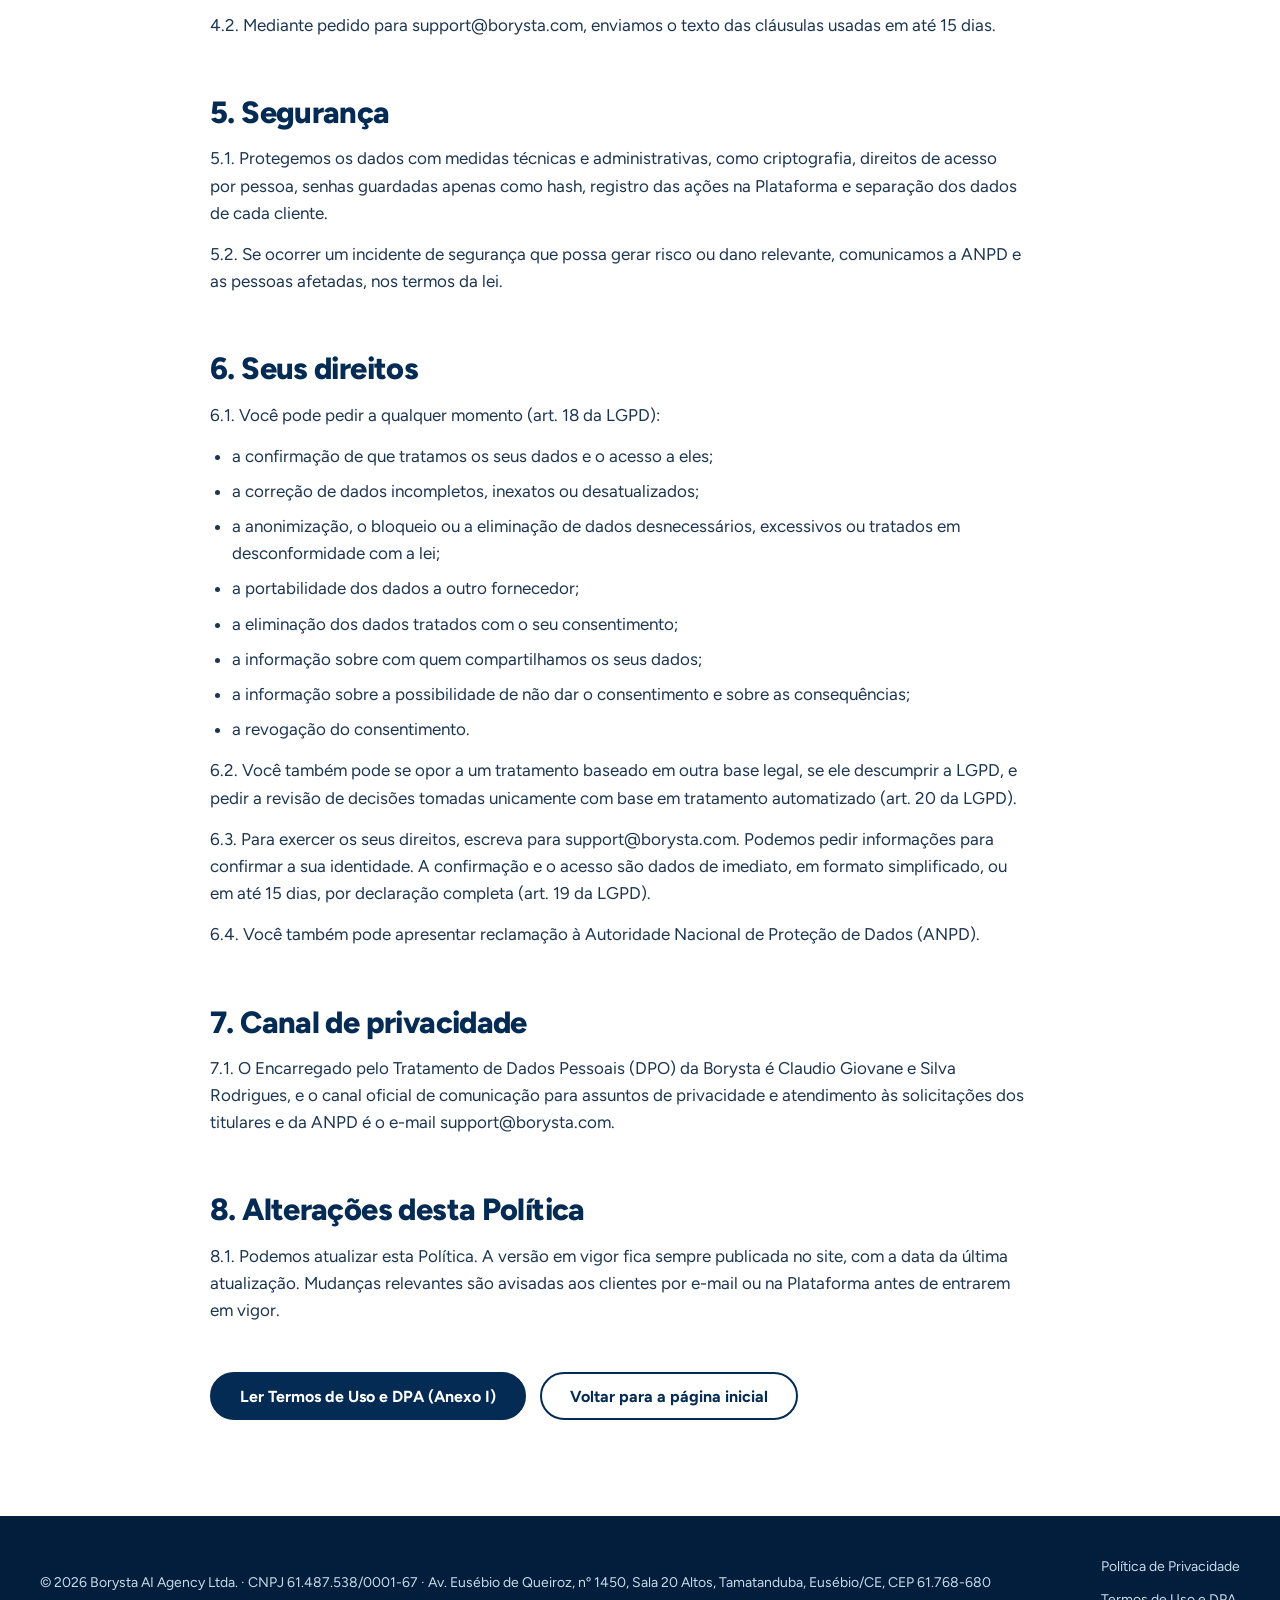
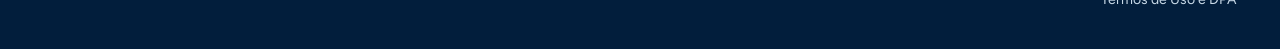
<file: politica-de-privacidade.html>
<!doctype html>
<html lang="pt-BR">
<head>
<meta charset="utf-8">
<meta name="viewport" content="width=device-width, initial-scale=1">
<title>Política de Privacidade — Presença</title>
<meta name="description" content="Política de Privacidade da plataforma Presença e do site presenca.borysta.com (Versão 3.0 — LGPD, Lei nº 13.709/2018).">
<link rel="canonical" href="https://presenca.borysta.com/politica-de-privacidade.html">
<meta name="theme-color" content="#042B54">
<link rel="icon" href="assets/logo/favicon.svg" type="image/svg+xml">
<link rel="preload" href="assets/fonts/Figtree-800.woff2" as="font" type="font/woff2" crossorigin>
<link rel="stylesheet" href="assets/site.css">
</head>
<body class="page-legal">
<a class="skip" href="#conteudo">Pular para o conteúdo</a>

<header class="head">
  <div class="wrap head__in">
    <a class="brand" href="./" aria-label="Presença por Borysta, início">
      <img class="brand__b" src="assets/logo/borysta.png" width="720" height="254" alt="">
      <span class="brand__sep" aria-hidden="true"></span>
      <img class="brand__p" src="assets/logo/presenca-white.svg" width="1376" height="446" alt="">
    </a>
  </div>
</header>

<main class="legal" id="conteudo">
  <div class="wrap legal__in">
<p class="legal__eyebrow">Presença · Versão 3.0 (2026-11-v3) · 27 de novembro de 2026</p>
<h1>Política de Privacidade</h1>
<p class="legal__lead">Versão 3.0, de 27 de novembro de 2026. Como a BORYSTA AI AGENCY LTDA trata dados pessoais como controladora nos termos da Lei nº 13.709/2018 (LGPD) e do Marco Civil da Internet (Lei nº 12.965/2014).</p>
<div class="legal__meta">
  <div><strong>Controladora:</strong> BORYSTA AI AGENCY LTDA · CNPJ 61.487.538/0001-67</div>
  <div><strong>Sede:</strong> Av. Eusébio de Queiroz, nº 1450, Sala 20 Altos, Tamatanduba, Eusébio/CE, CEP 61.768-680</div>
  <div><strong>Encarregado (DPO) e Suporte:</strong> Claudio Giovane e Silva Rodrigues · <a href="mailto:support@borysta.com">support@borysta.com</a></div>
  <div><strong>Hash SHA-256 — Política de Privacidade (2026-11-v3):</strong> <code>0e8a4ccd0e6c0d0ed89889990022277c067dd2dfa26fcf12959fb0c82d2606e9</code></div>
</div>
<div class="legal__doc">
<section>
<h2>1. Quem somos</h2>
<p>1.1. Esta Política explica como a BORYSTA AI AGENCY LTDA, inscrita no CNPJ sob o nº 61.487.538/0001-67, com sede na Av. Eusébio de Queiroz, nº 1450, Sala 20 Altos, Tamatanduba, Eusébio/CE, CEP 61.768-680 (“Borysta”), trata dados pessoais como controladora, nos termos da Lei nº 13.709/2018 (LGPD). O nosso contato é support@borysta.com.</p>
<p>1.2. Ela vale para:</p>
<ul>
<li>os clientes que contratam o Presença e os Usuários que eles cadastram;</li>
<li>os parceiros e afiliados do programa de indicação do Presença;</li>
<li>os visitantes dos sites da Borysta, como borysta.com e presenca.borysta.com;</li>
<li>as pessoas que respondem aos nossos questionários ou deixam o seu contato conosco em eventos e formulários;</li>
<li>as pessoas que falam conosco por e-mail, por chamado ou pelo chat de suporte.</li>
</ul>
<p>1.3. Esta Política não trata dos dados dos clientes dos nossos clientes, como os pacientes de uma clínica que usa o Presença. Nesse caso, quem decide sobre os dados é o nosso cliente, e nós os tratamos apenas em nome dele, conforme o Contrato de Tratamento de Dados. Para saber como os seus dados são usados, fale com a empresa ou o profissional com quem você marcou o horário.</p>
</section>
<section>
<h2>2. Dados que tratamos e para quê</h2>
<p>2.1. A tabela mostra, para cada situação, os dados, a finalidade, a base legal e por quanto tempo os guardamos.</p>
<div class="legal__table-wrap">
<table>
<thead>
<tr>
<th>Situação</th>
<th>Dados</th>
<th>Finalidade</th>
<th>Base legal (LGPD)</th>
<th>Prazo de guarda</th>
</tr>
</thead>
<tbody>
<tr>
<td><strong>Cadastro e contratação do Presença</strong></td>
<td>Nome ou razão social, CPF ou CNPJ, dados públicos do CNPJ consultados no cadastro, endereço, e-mail, telefone, atividade, nome do representante, contato de privacidade, plano contratado e registro do aceite dos Termos de Uso (versão, código de integridade, data, hora, usuário e endereço IP)</td>
<td>Celebrar e executar o contrato e provar o aceite</td>
<td>Execução de contrato e exercício regular de direitos (art. 7º, V e VI)</td>
<td>Durante o contrato e 5 anos após o fim</td>
</tr>
<tr>
<td><strong>Usuários da Plataforma</strong></td>
<td>Nome, e-mail, função, direitos de acesso, senha guardada apenas como hash e registro das ações na Plataforma</td>
<td>Dar acesso à Plataforma, proteger a conta e registrar quem fez o quê</td>
<td>Execução de contrato, exercício regular de direitos e legítimo interesse (art. 7º, V, VI e IX)</td>
<td>Credenciais de acesso: enquanto o Usuário estiver ativo. Registro histórico das ações na Plataforma: durante o contrato do Cliente e, após o seu término, conforme a Cláusula 14.7 dos Termos de Uso</td>
</tr>
<tr>
<td><strong>Conexão com o WhatsApp Business</strong></td>
<td>Identificadores da conta e do número do cliente na WhatsApp Business Platform, da Meta, nome de exibição, situação da conta e do número e credenciais técnicas de acesso fornecidas pela Meta quando o cliente autoriza a conexão</td>
<td>Conectar o número do cliente ao Presença, administrar a conta para prestar o serviço e pagar as tarifas da Meta</td>
<td>Execução de contrato (art. 7º, V)</td>
<td>Durante o contrato; as credenciais de acesso são excluídas em até 5 dias úteis após o fim do contrato</td>
</tr>
<tr>
<td><strong>Registros de acesso</strong></td>
<td>Endereço IP, porta de origem, data e hora de cada acesso à Plataforma</td>
<td>Cumprir o Marco Civil da Internet e proteger a Plataforma</td>
<td>Obrigação legal (art. 7º, II; art. 15 da Lei nº 12.965/2014)</td>
<td>6 meses</td>
</tr>
<tr>
<td><strong>Cobrança e pagamento</strong></td>
<td>Dados de cobrança, forma de pagamento, valores, notas fiscais e situação dos pagamentos</td>
<td>Cobrar o Plano e cumprir obrigações fiscais</td>
<td>Execução de contrato e obrigação legal (art. 7º, II e V)</td>
<td>Prazo da legislação tributária, em regra 5 anos</td>
</tr>
<tr>
<td><strong>Suporte</strong></td>
<td>Mensagens ao assistente de ajuda, chamados, chat com a equipe e e-mails, com os dados que a pessoa informa</td>
<td>Atender pedidos e registrar avisos do cliente, como os das Cláusulas 11.4 e 14.5 dos Termos de Uso</td>
<td>Execução de contrato e exercício regular de direitos (art. 7º, V e VI)</td>
<td>Durante o contrato e 5 anos após o fim</td>
</tr>
<tr>
<td><strong>Programa de indicação e afiliados</strong></td>
<td>Nome ou razão social, CPF ou CNPJ, e-mail, código de indicação, clientes indicados e a sua situação, valores de comissão ou de crédito, dados para pagamento e notas fiscais</td>
<td>Administrar o programa e calcular e pagar comissões e créditos</td>
<td>Execução de contrato e obrigação legal (art. 7º, II e V)</td>
<td>Durante a participação e 5 anos após o fim</td>
</tr>
<tr>
<td><strong>Link de indicação</strong></td>
<td>Código de indicação recebido por link, guardado no navegador por 60 dias</td>
<td>Atribuir a indicação e aplicar o desconto correspondente</td>
<td>Legítimo interesse (art. 7º, IX)</td>
<td>60 dias</td>
</tr>
<tr>
<td><strong>Questionário e contatos em eventos</strong></td>
<td>Nome, clínica ou empresa, e-mail e, se informados, CNPJ e celular, além das respostas</td>
<td>Enviar o cupom e, com a segunda autorização, enviar novidades e entrar em contato</td>
<td>Consentimento (art. 7º, I)</td>
<td>12 meses ou até a revogação</td>
</tr>
<tr>
<td><strong>Contato pelo site</strong></td>
<td>Nome, e-mail, empresa e mensagem</td>
<td>Responder ao contato e preparar uma proposta</td>
<td>Procedimentos preliminares de contrato e legítimo interesse (art. 7º, V e IX)</td>
<td>12 meses após o último contato, se não houver contrato</td>
</tr>
<tr>
<td><strong>Navegação nos sites</strong></td>
<td>Cookies e dados técnicos, como endereço IP, navegador e páginas visitadas</td>
<td>Fazer o site funcionar e, com o seu consentimento, medir o uso de forma anônima</td>
<td>Legítimo interesse para os cookies necessários e consentimento para os demais (art. 7º, I e IX)</td>
<td>Conforme a Política de Cookies</td>
</tr>
</tbody>
</table>
</div>
<p>2.2. Se a lei exigir um prazo maior, guardamos os dados pelo prazo legal. Terminado o prazo, excluímos os dados ou os tornamos anônimos.</p>
<p>2.3. Os cookies de borysta.com estão descritos na Política de Cookies, disponível em <a href="https://borysta.com/cookie-policy-br" target="_blank" rel="noopener">borysta.com/cookie-policy-br</a>, e podem ser gerenciados no banner do site.</p>
<p>2.4. Os indicadores publicados no site da Borysta são agregados e anonimizados e não permitem identificar clientes, usuários ou pacientes.</p>
</section>
<section>
<h2>3. Com quem compartilhamos</h2>
<p>3.1. Compartilhamos dados com fornecedores que nos ajudam a prestar o serviço e que tratam os dados segundo as nossas instruções.</p>
<div class="legal__table-wrap">
<table>
<thead>
<tr>
<th>Fornecedor</th>
<th>Serviço</th>
<th>País</th>
</tr>
</thead>
<tbody>
<tr>
<td><strong>Amazon Web Services (AWS)</strong></td>
<td>Hospedagem de presenca.borysta.com, banco de dados da Plataforma e envio de e-mails da Plataforma</td>
<td>Brasil</td>
</tr>
<tr>
<td><strong>Amazon Web Services (Amazon Bedrock)</strong></td>
<td>Inteligência artificial do assistente de ajuda e da configuração inicial, sem retenção dos dados</td>
<td>União Europeia</td>
</tr>
<tr>
<td><strong>Asaas Gestão Financeira Instituição de Pagamento S.A.</strong></td>
<td>Cobrança, pagamentos e emissão de notas fiscais de serviço</td>
<td>Brasil</td>
</tr>
<tr>
<td><strong>BrasilAPI</strong></td>
<td>Consulta de dados públicos do CNPJ no cadastro</td>
<td>Brasil</td>
</tr>
<tr>
<td><strong>Hostinger International Ltd.</strong></td>
<td>Hospedagem do site borysta.com e do e-mail corporativo</td>
<td>Brasil, União Europeia e Estados Unidos</td>
</tr>
<tr>
<td><strong>Google</strong></td>
<td>Formulário do Questionário</td>
<td>Estados Unidos</td>
</tr>
<tr>
<td><strong>Meta Platforms, Inc. e Meta Platforms Ireland Limited</strong></td>
<td>WhatsApp Business Platform: conexão técnica do número do cliente, administração da conta autorizada pelo cliente e faturamento das tarifas de mensagens</td>
<td>Estados Unidos e Irlanda (União Europeia)</td>
</tr>
</tbody>
</table>
</div>
<p>3.2. Também podemos compartilhar dados com assessores profissionais, como contadores e advogados, sob sigilo; com autoridades, quando a lei ou uma ordem judicial o exigir; e com um eventual sucessor, em caso de reorganização societária, com as mesmas garantias desta Política.</p>
<p>3.3. Não vendemos dados pessoais.</p>
</section>
<section>
<h2>4. Transferência internacional</h2>
<p>4.1. Alguns fornecedores tratam dados fora do Brasil, conforme a tabela da Cláusula 3. Nesses casos, adotamos um dos mecanismos do art. 33 da LGPD: a transferência para país reconhecido pela ANPD como de proteção adequada, como a União Europeia (Resolução CD/ANPD nº 32/2026), as cláusulas-padrão contratuais aprovadas pela ANPD ou garantias contratuais reconhecidas nos termos da Resolução CD/ANPD nº 19/2024 (art. 33, II, “b”, da LGPD).</p>
<p>4.2. Mediante pedido para support@borysta.com, enviamos o texto das cláusulas usadas em até 15 dias.</p>
</section>
<section>
<h2>5. Segurança</h2>
<p>5.1. Protegemos os dados com medidas técnicas e administrativas, como criptografia, direitos de acesso por pessoa, senhas guardadas apenas como hash, registro das ações na Plataforma e separação dos dados de cada cliente.</p>
<p>5.2. Se ocorrer um incidente de segurança que possa gerar risco ou dano relevante, comunicamos a ANPD e as pessoas afetadas, nos termos da lei.</p>
</section>
<section>
<h2>6. Seus direitos</h2>
<p>6.1. Você pode pedir a qualquer momento (art. 18 da LGPD):</p>
<ul>
<li>a confirmação de que tratamos os seus dados e o acesso a eles;</li>
<li>a correção de dados incompletos, inexatos ou desatualizados;</li>
<li>a anonimização, o bloqueio ou a eliminação de dados desnecessários, excessivos ou tratados em desconformidade com a lei;</li>
<li>a portabilidade dos dados a outro fornecedor;</li>
<li>a eliminação dos dados tratados com o seu consentimento;</li>
<li>a informação sobre com quem compartilhamos os seus dados;</li>
<li>a informação sobre a possibilidade de não dar o consentimento e sobre as consequências;</li>
<li>a revogação do consentimento.</li>
</ul>
<p>6.2. Você também pode se opor a um tratamento baseado em outra base legal, se ele descumprir a LGPD, e pedir a revisão de decisões tomadas unicamente com base em tratamento automatizado (art. 20 da LGPD).</p>
<p>6.3. Para exercer os seus direitos, escreva para support@borysta.com. Podemos pedir informações para confirmar a sua identidade. A confirmação e o acesso são dados de imediato, em formato simplificado, ou em até 15 dias, por declaração completa (art. 19 da LGPD).</p>
<p>6.4. Você também pode apresentar reclamação à Autoridade Nacional de Proteção de Dados (ANPD).</p>
</section>
<section>
<h2>7. Canal de privacidade</h2>
<p>7.1. O Encarregado pelo Tratamento de Dados Pessoais (DPO) da Borysta é Claudio Giovane e Silva Rodrigues, e o canal oficial de comunicação para assuntos de privacidade e atendimento às solicitações dos titulares e da ANPD é o e-mail support@borysta.com.</p>
</section>
<section>
<h2>8. Alterações desta Política</h2>
<p>8.1. Podemos atualizar esta Política. A versão em vigor fica sempre publicada no site, com a data da última atualização. Mudanças relevantes são avisadas aos clientes por e-mail ou na Plataforma antes de entrarem em vigor.</p>
</section>
</div>
<div class="legal__actions">
  <a class="btn btn--navy" href="termos-de-uso.html">Ler Termos de Uso e DPA (Anexo I)</a>
  <a class="btn btn--line" href="./">Voltar para a página inicial</a>
</div>
  </div>
</main>

<footer class="foot foot--slim on-dark">
  <div class="wrap">
    <div class="foot__bottom">
      <p>© 2026 Borysta AI Agency Ltda. · CNPJ 61.487.538/0001-67 · Av. Eusébio de Queiroz, nº 1450, Sala 20 Altos, Tamatanduba, Eusébio/CE, CEP 61.768-680</p>
      <ul class="foot__legal">
        <li><a href="politica-de-privacidade.html" aria-current="page">Política de Privacidade</a></li>
        <li><a href="termos-de-uso.html">Termos de Uso e DPA</a></li>
      </ul>
    </div>
  </div>
</footer>
</body>
</html>
</file>
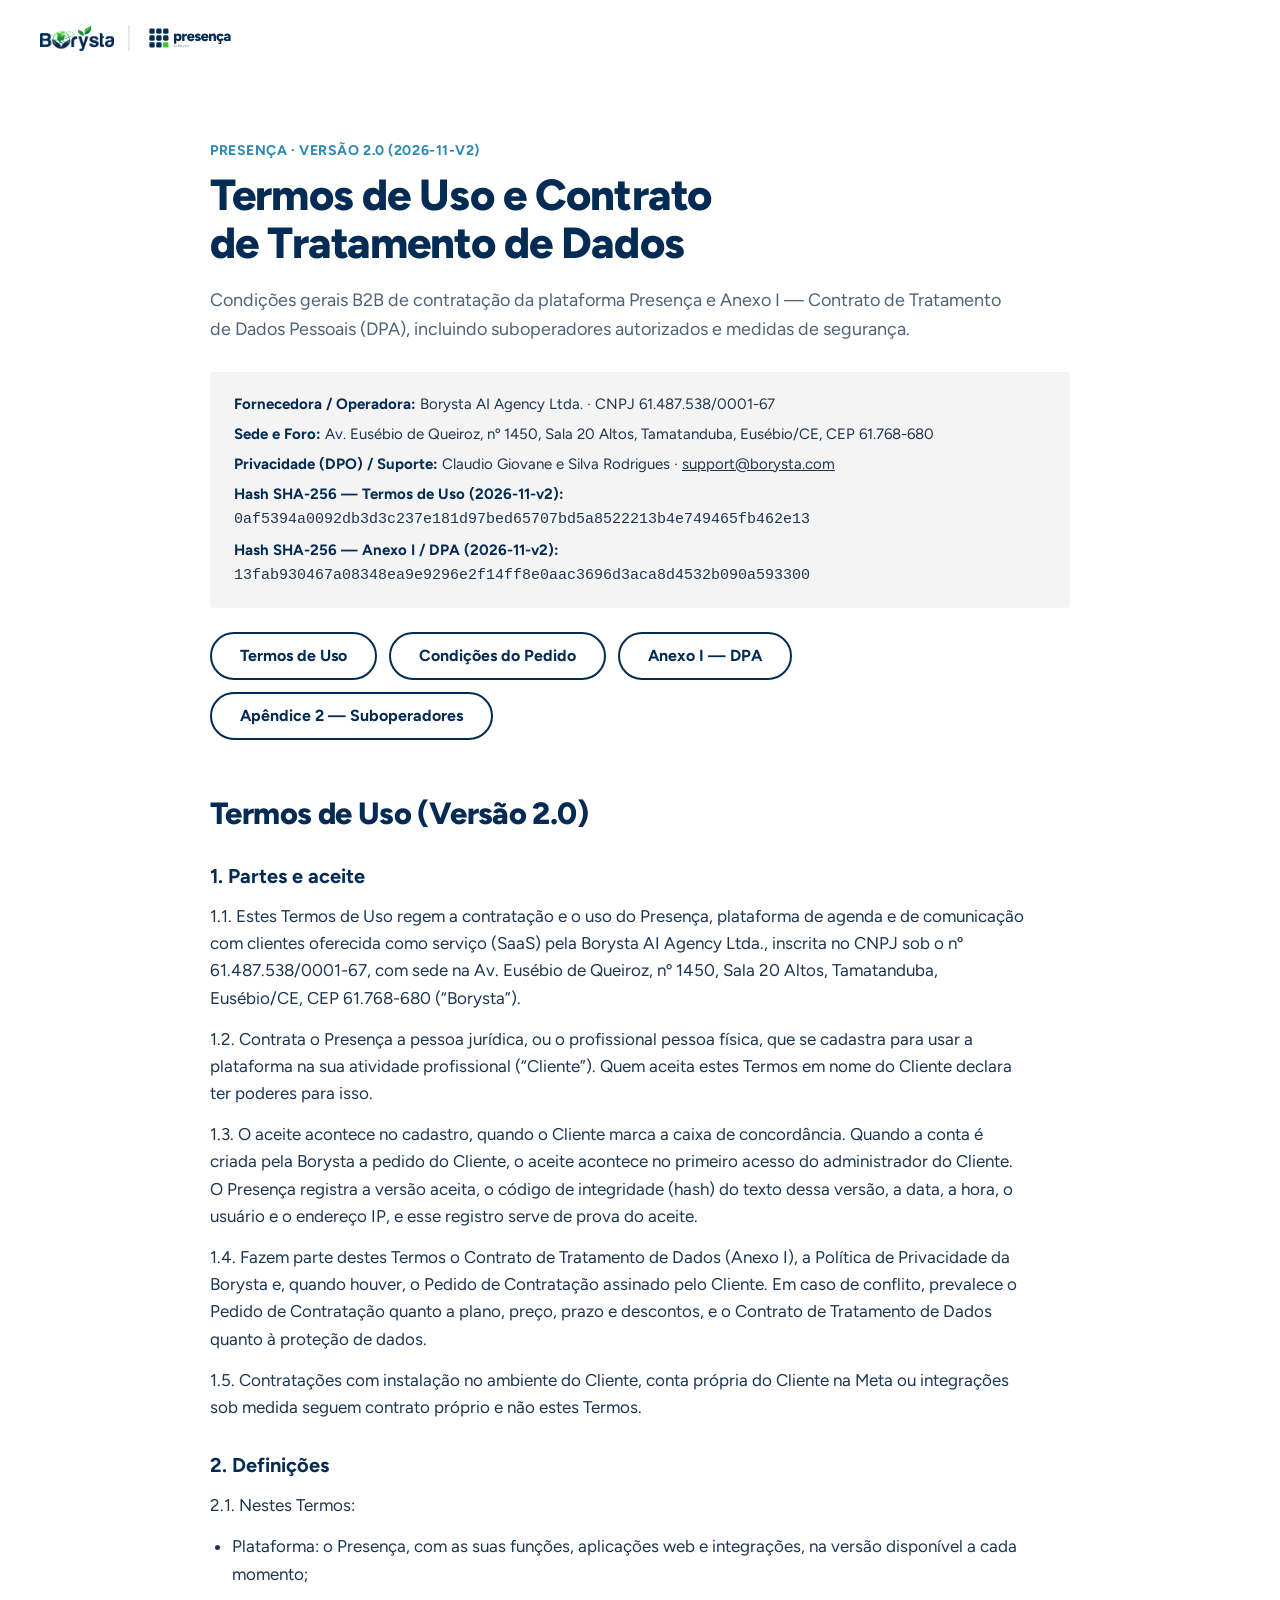
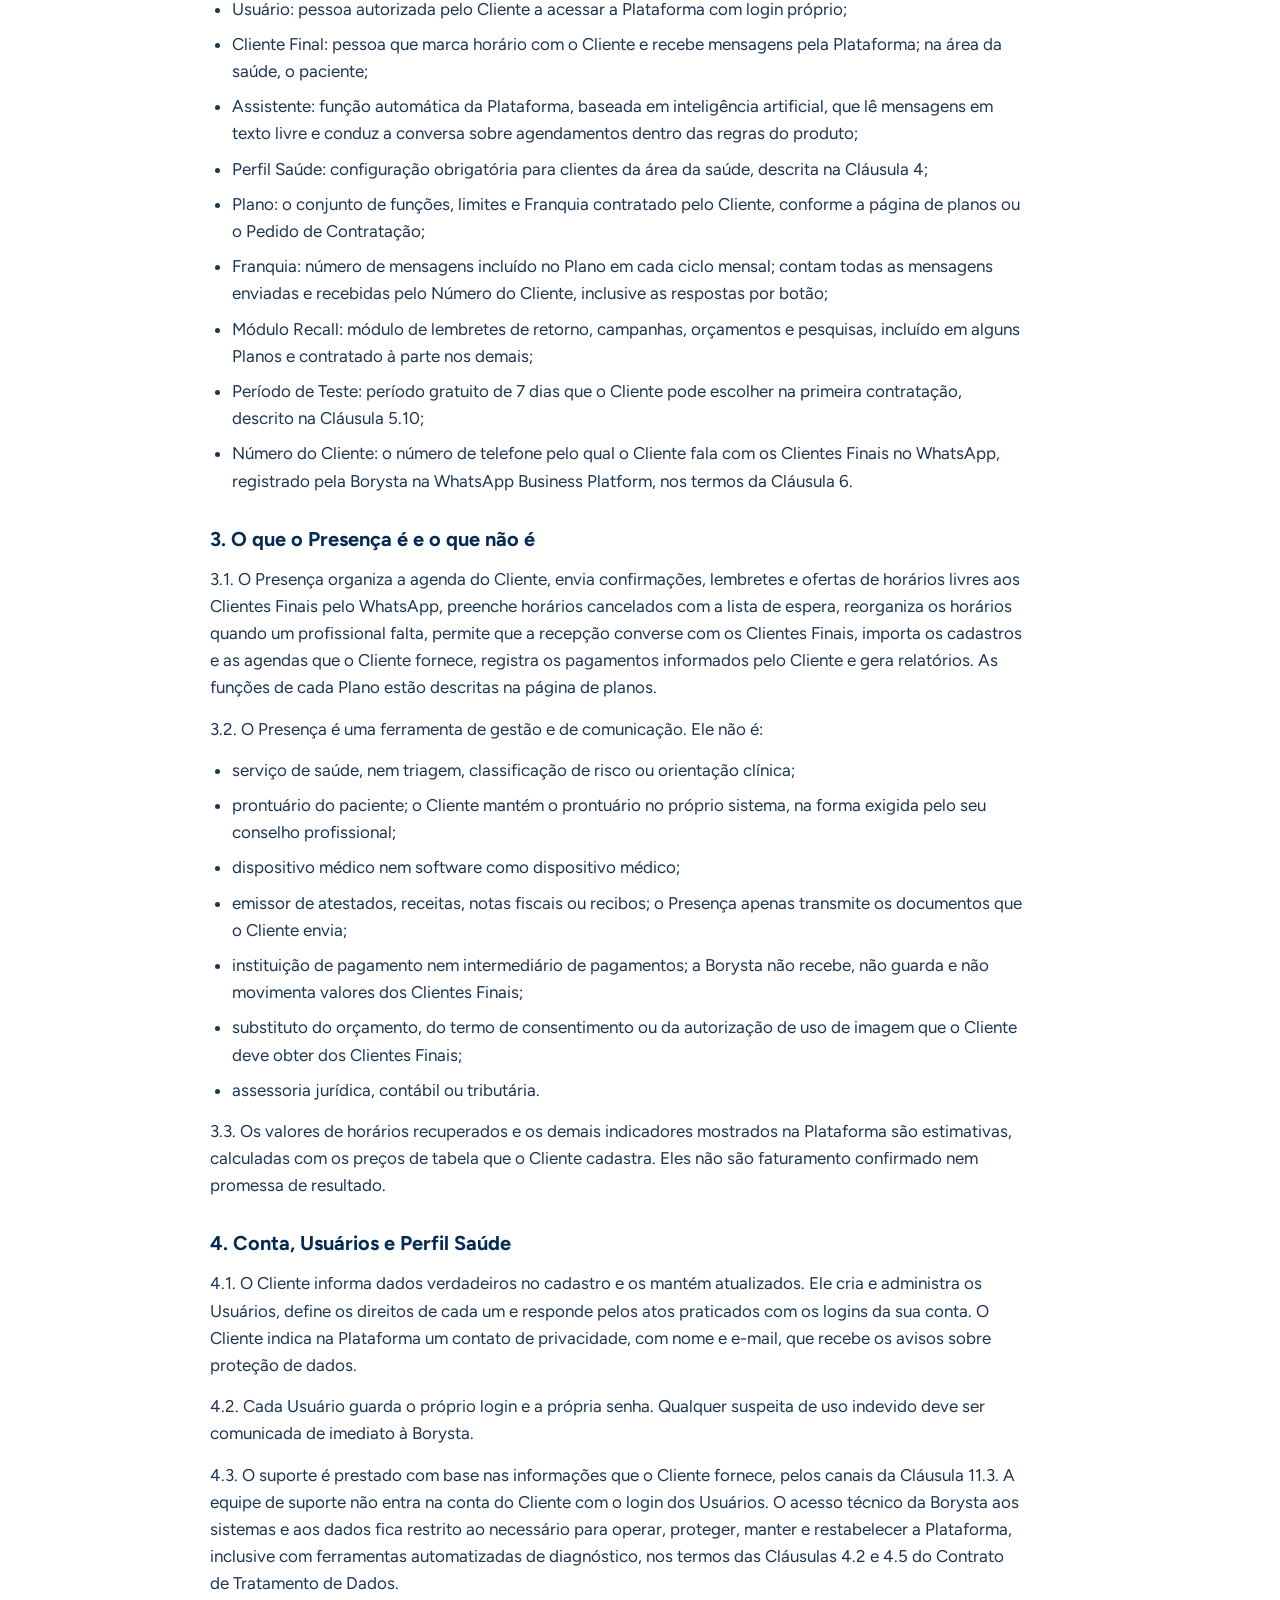
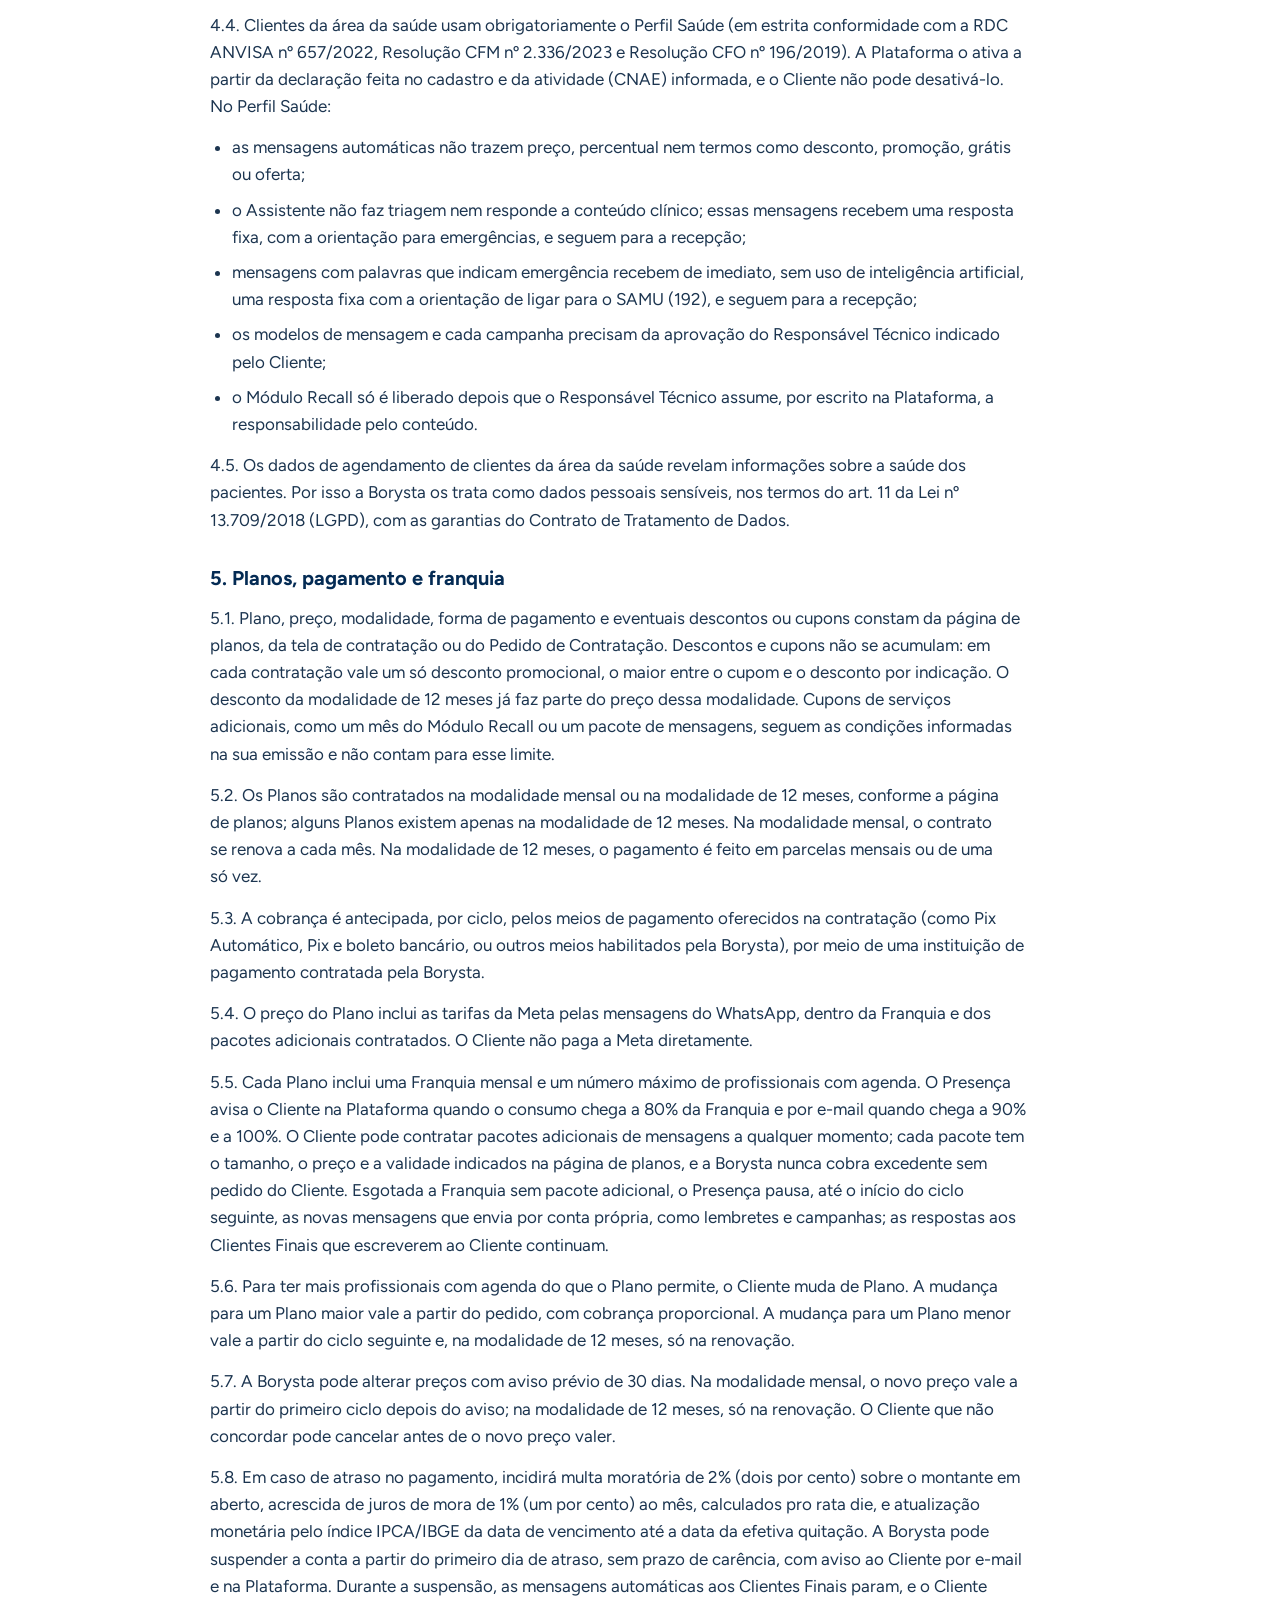
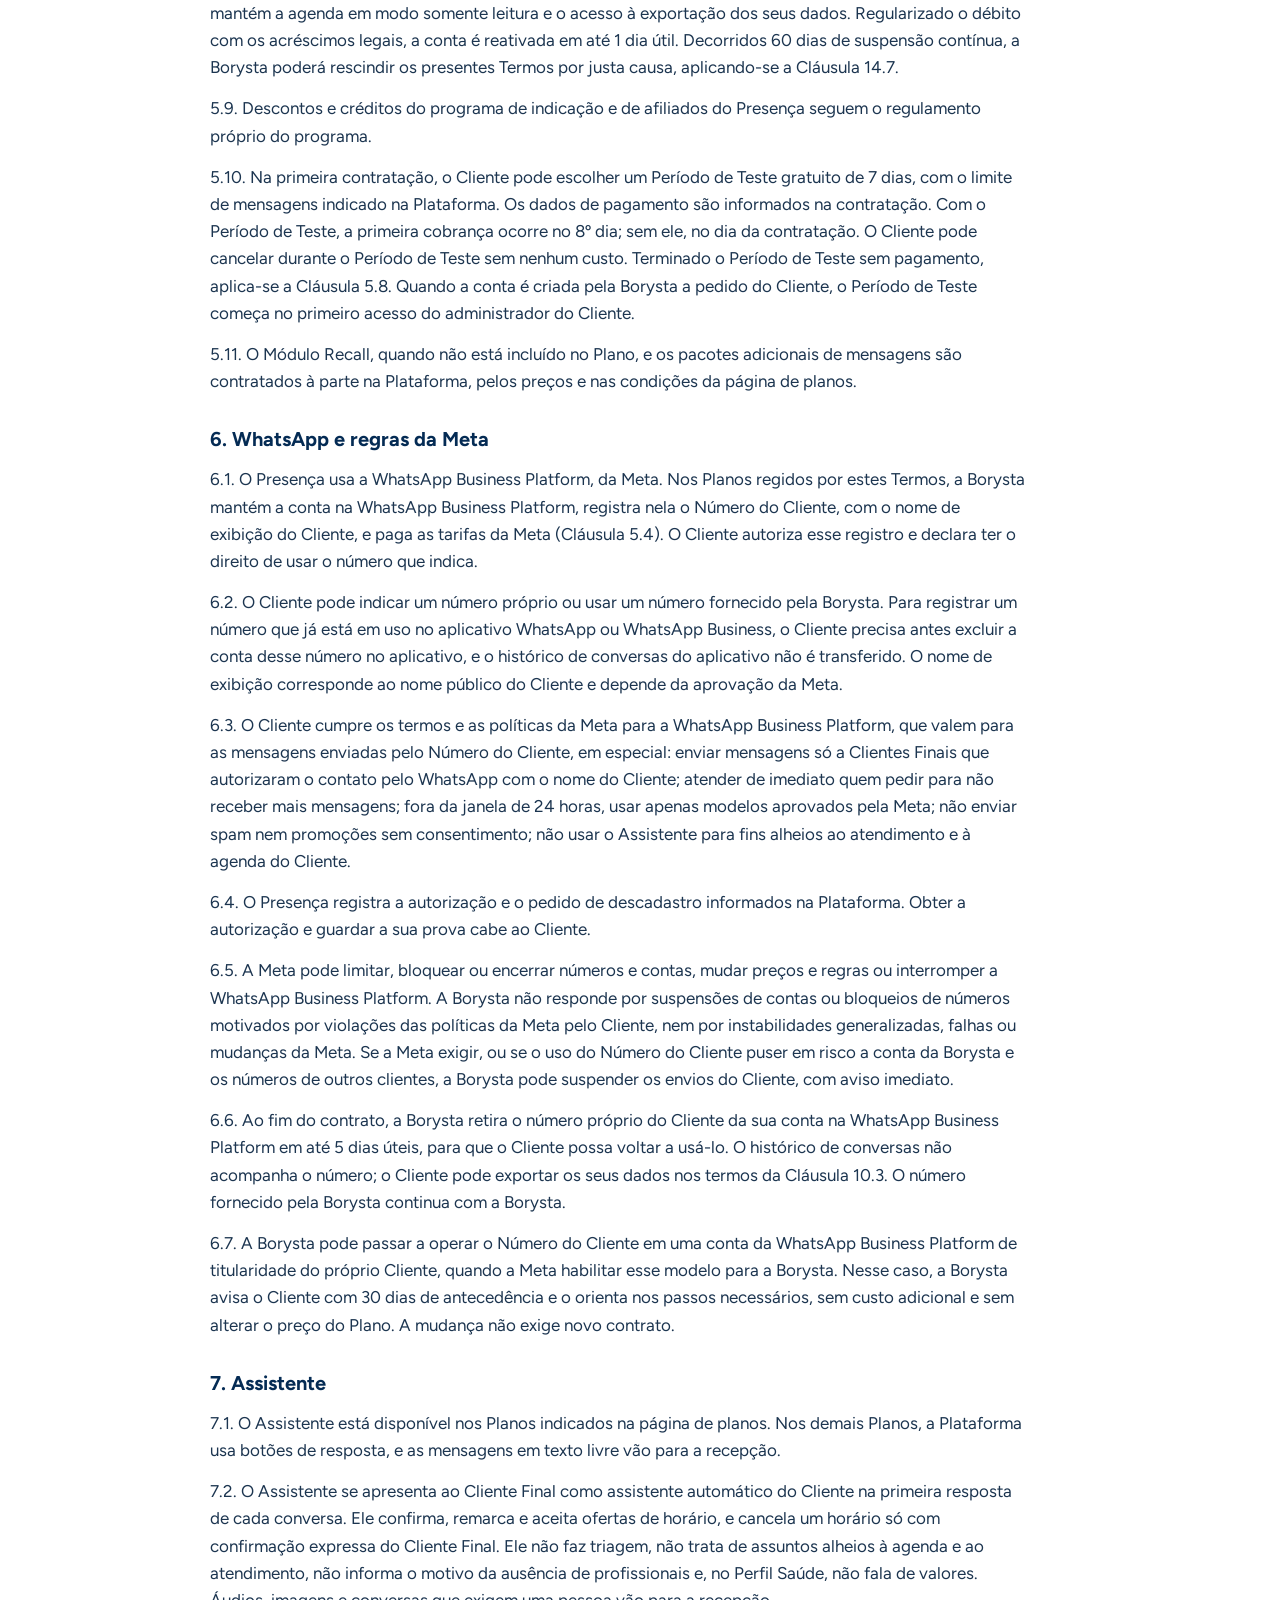
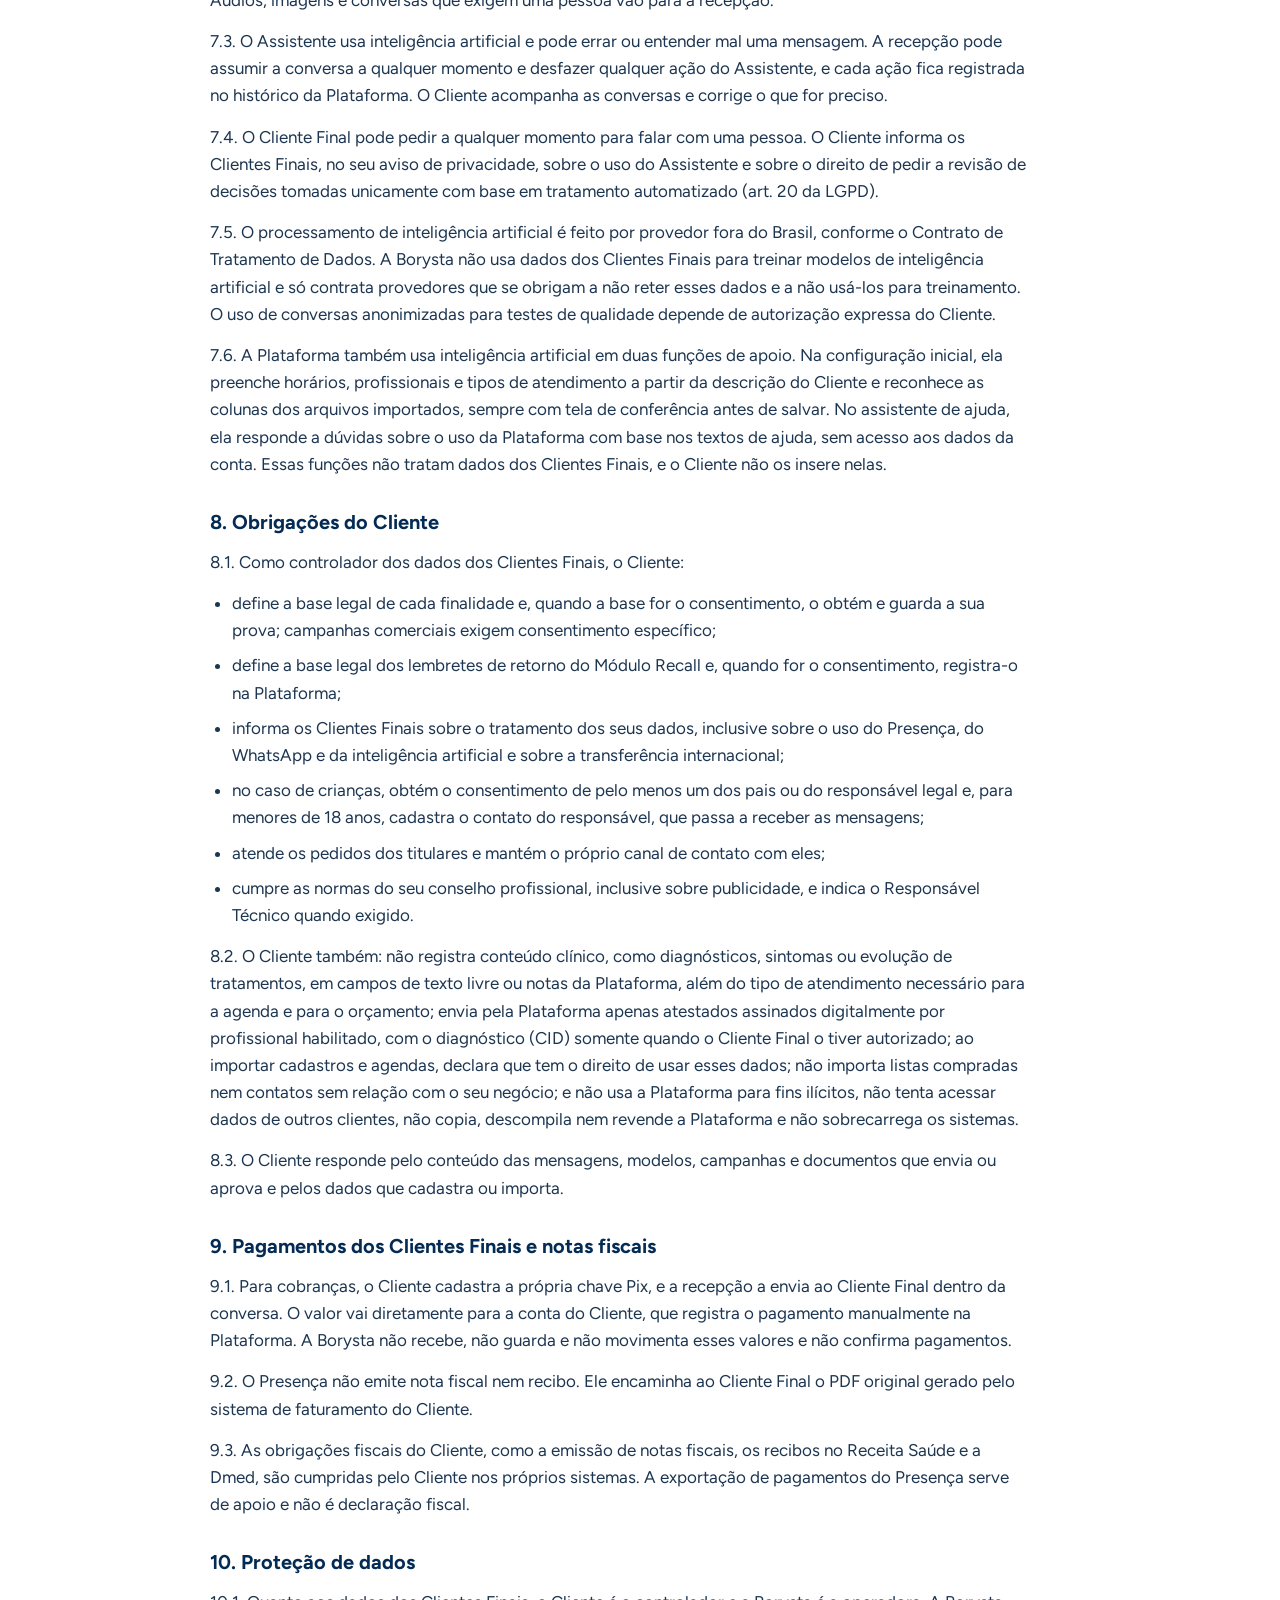
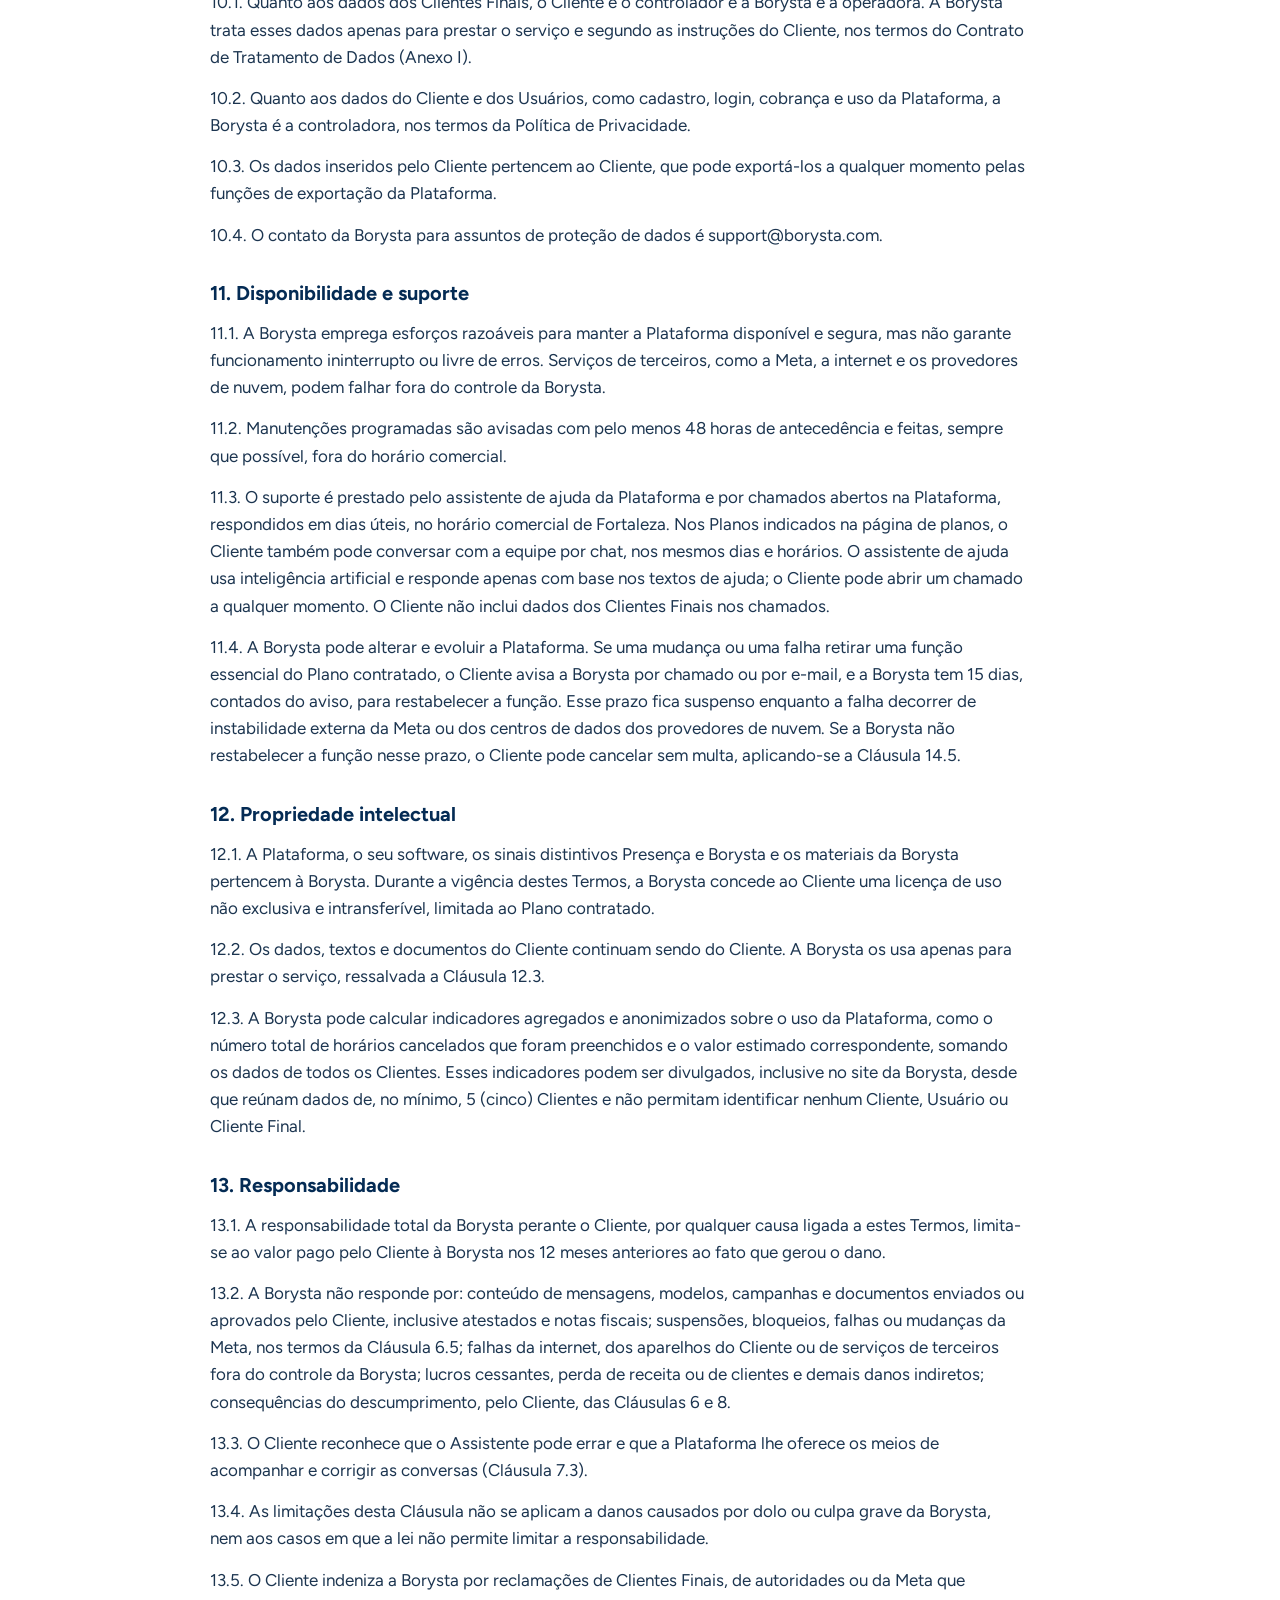
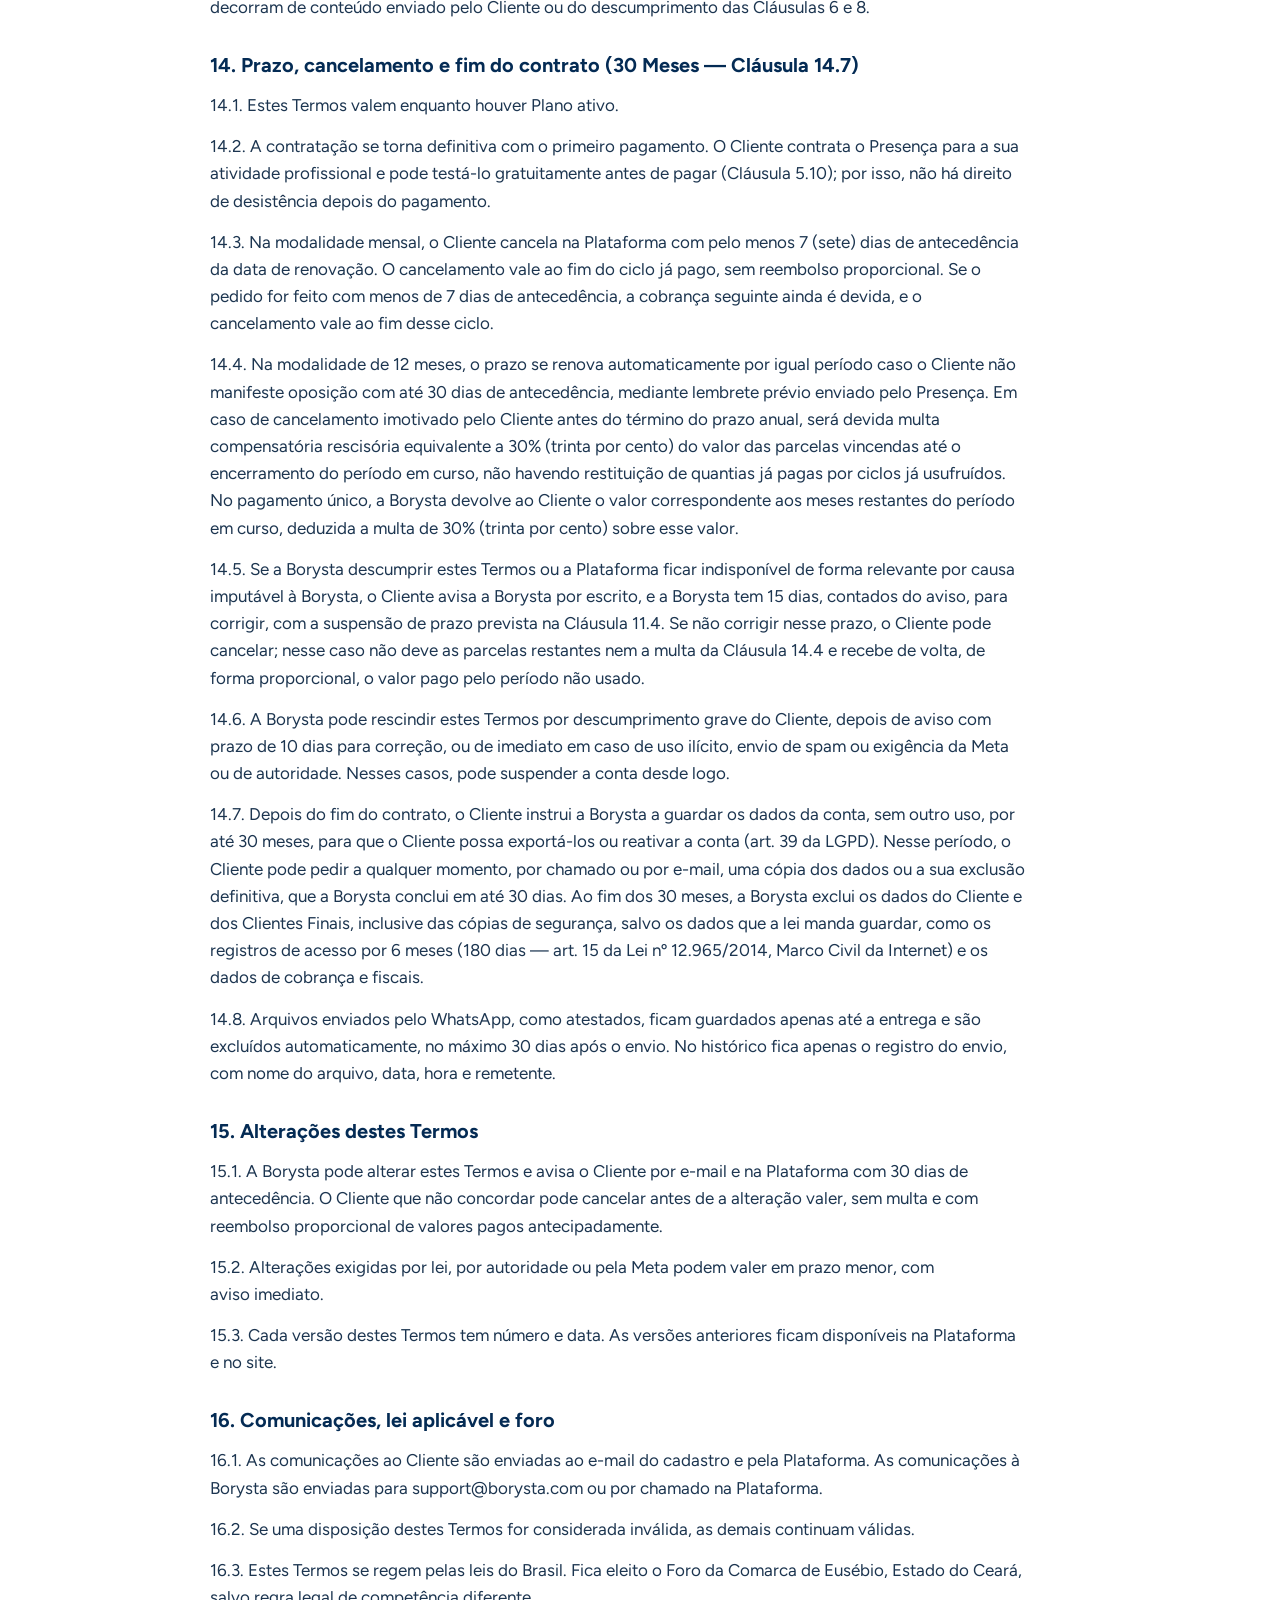
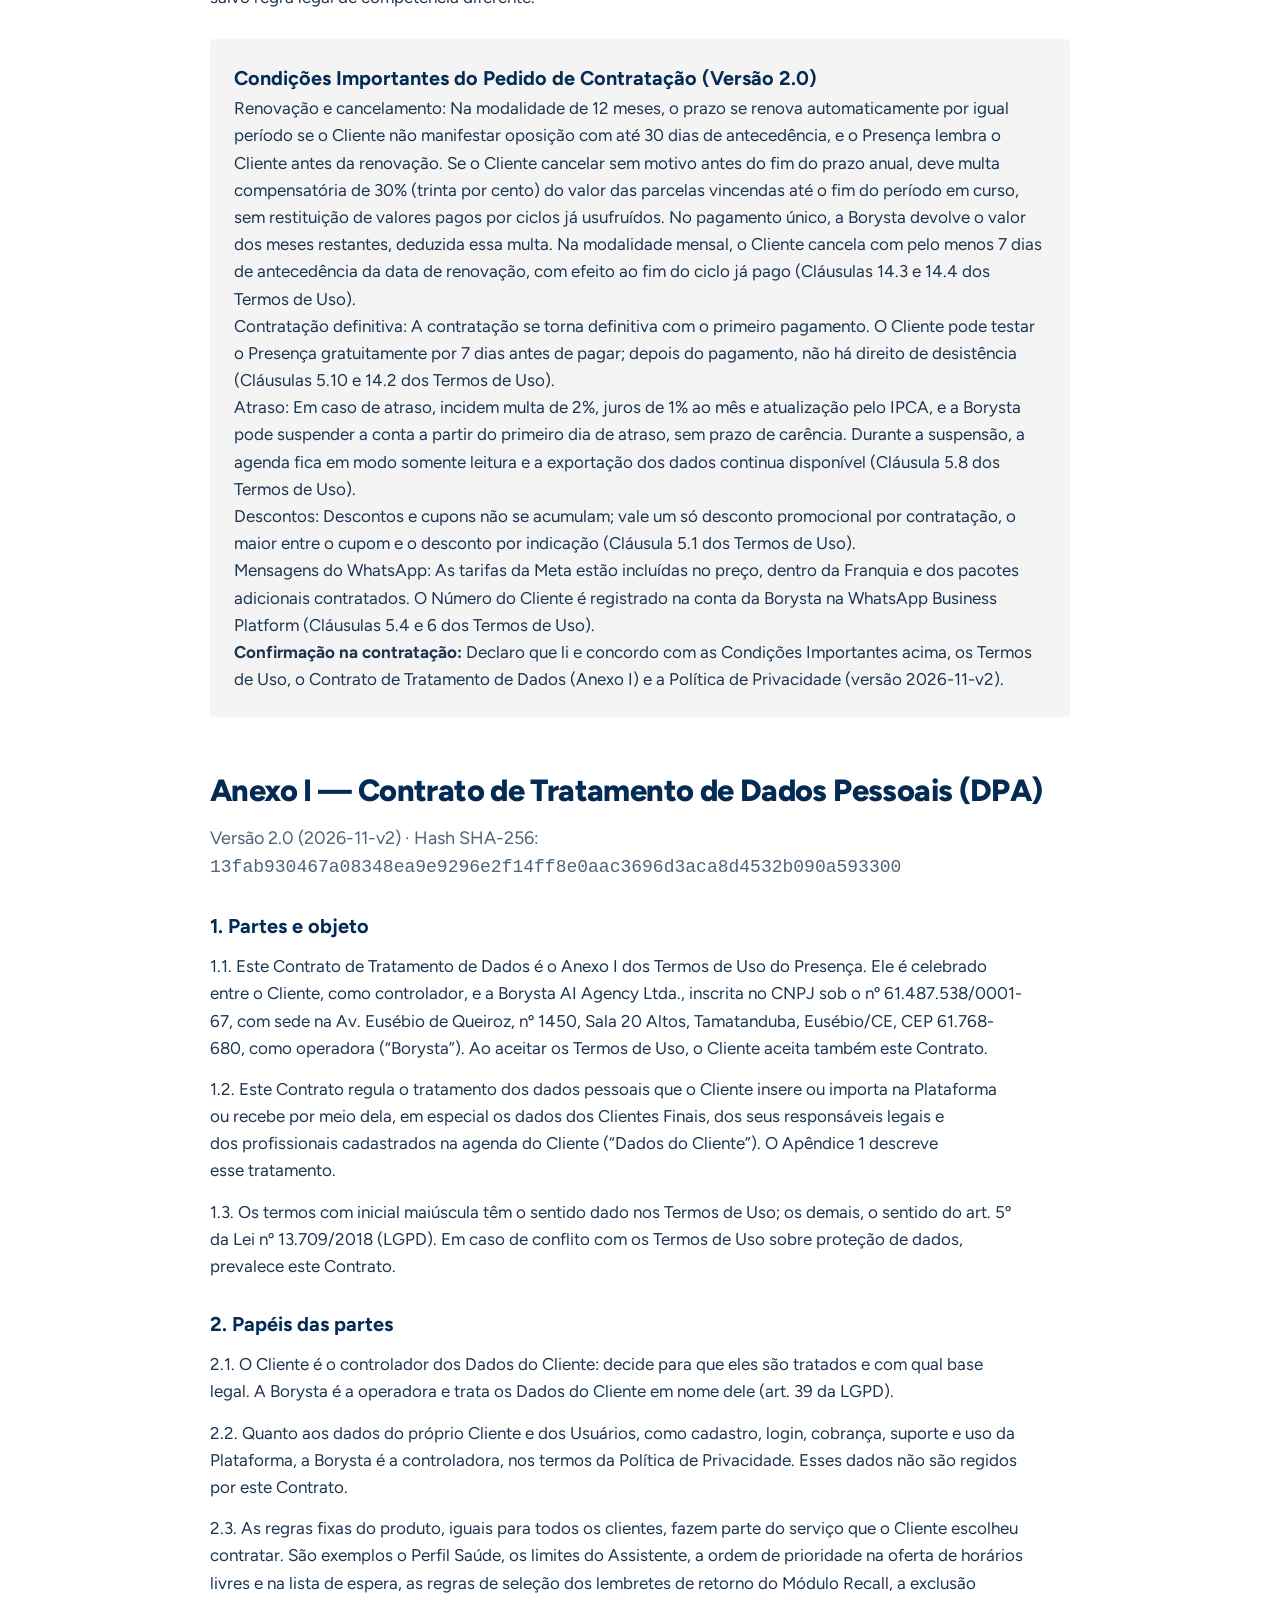
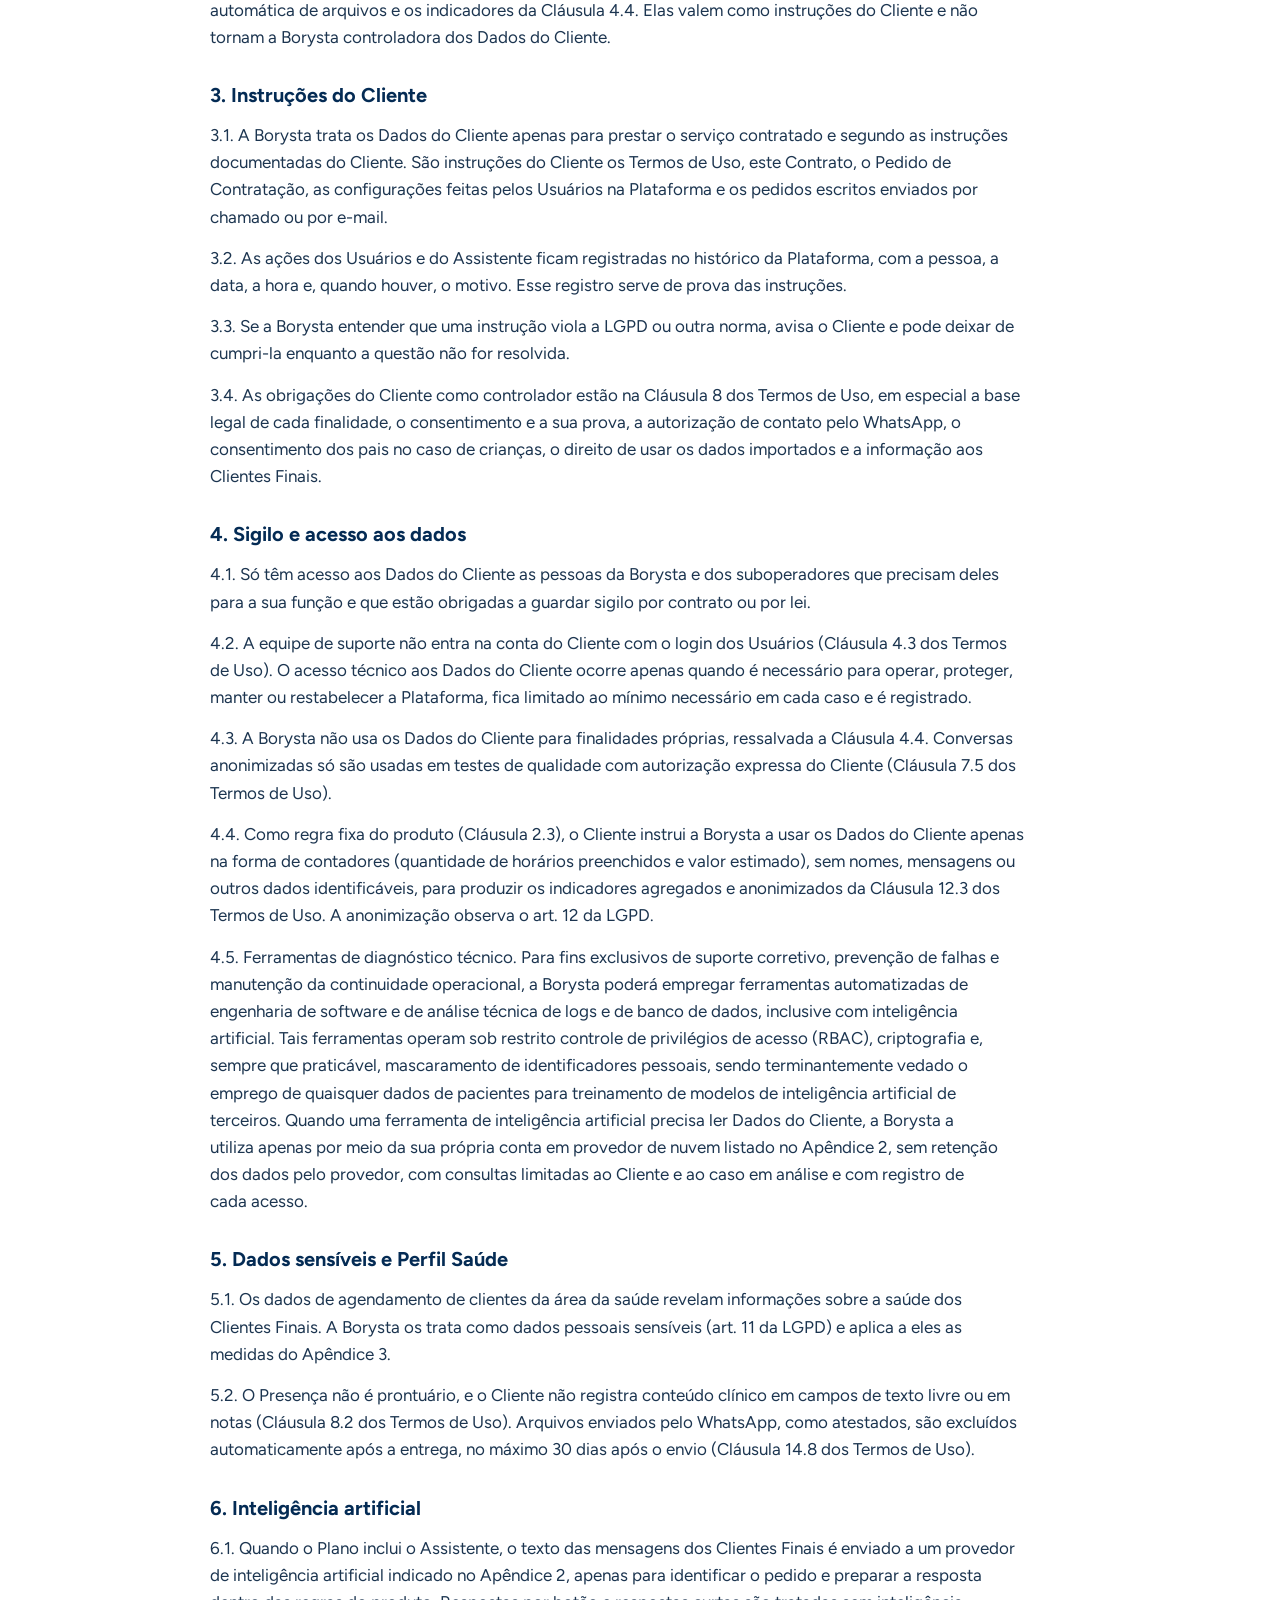
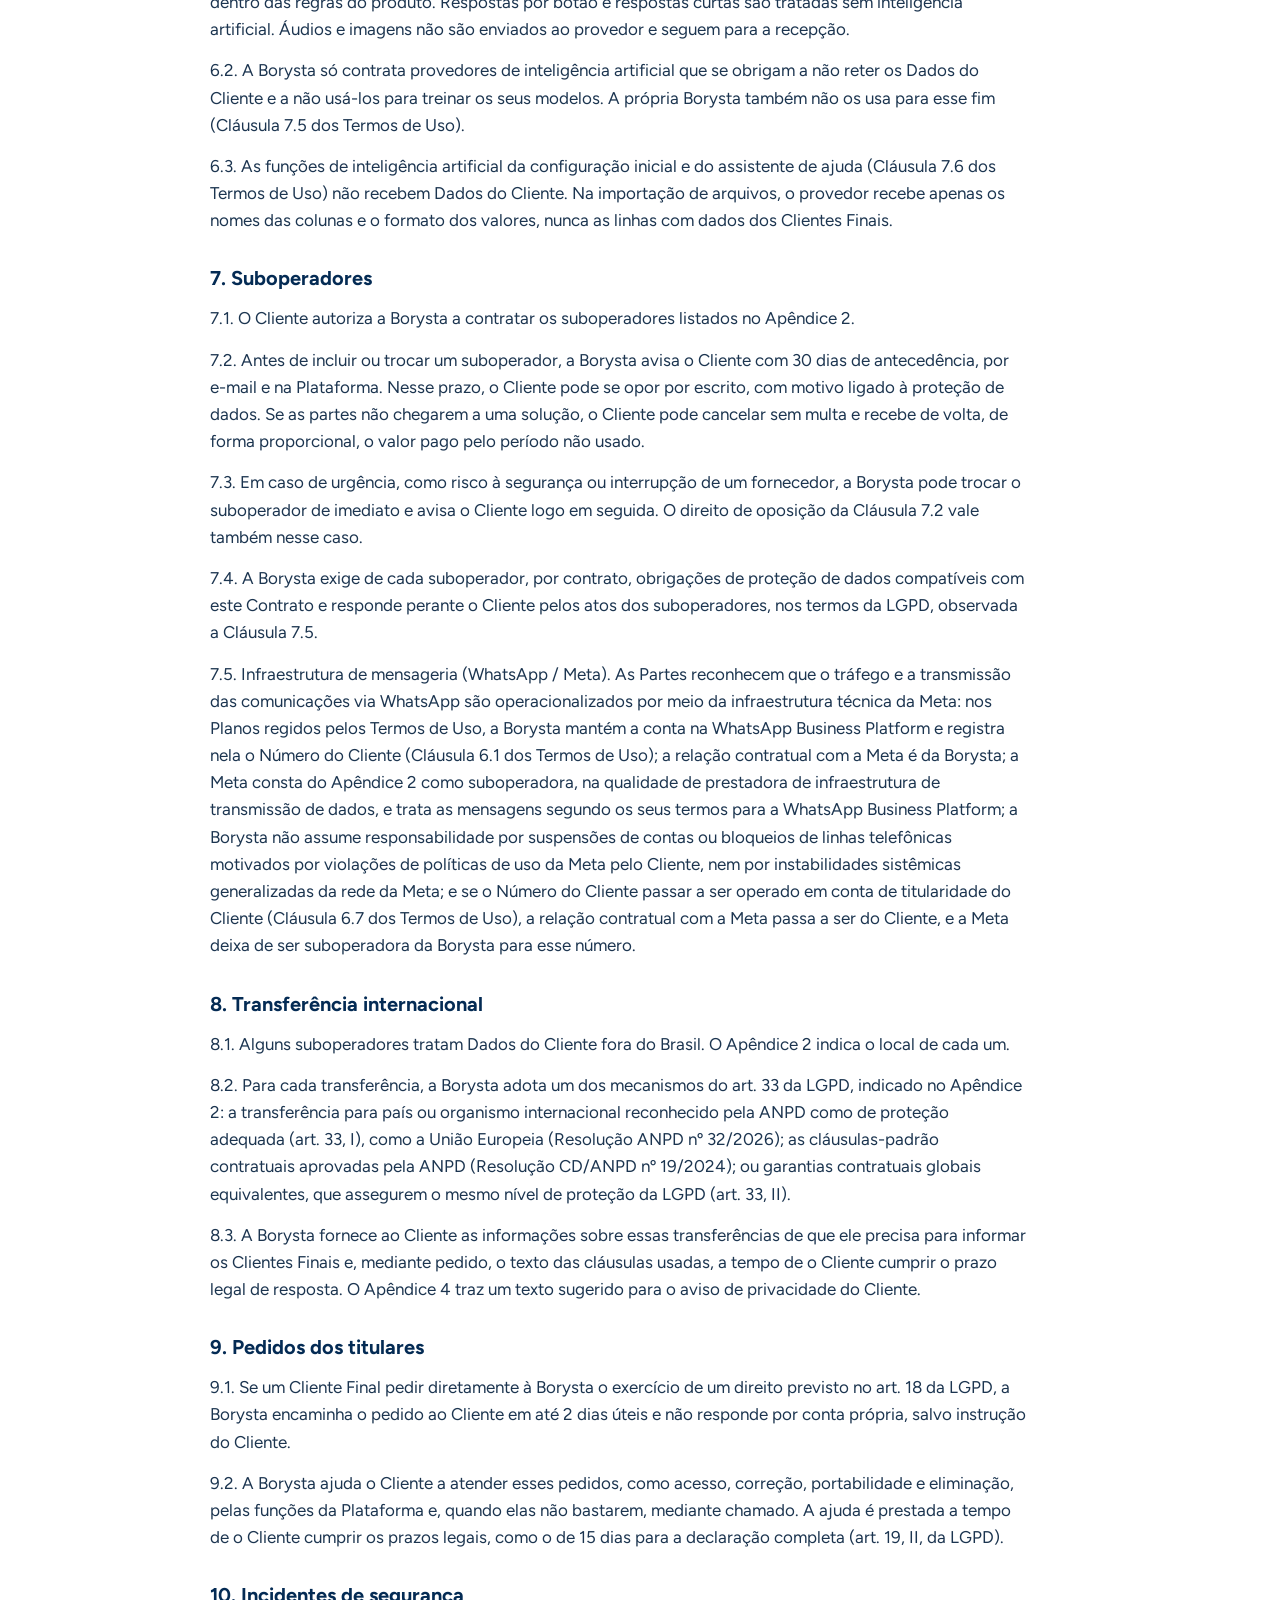
<file: termos-de-uso.html>
<!doctype html>
<html lang="pt-BR">
<head>
<meta charset="utf-8">
<meta name="viewport" content="width=device-width, initial-scale=1">
<title>Termos de Uso e Contrato de Tratamento de Dados — Presença</title>
<meta name="description" content="Termos de Uso B2B e Anexo I — Contrato de Tratamento de Dados Pessoais (DPA) da plataforma Presença.">
<link rel="canonical" href="https://presenca.borysta.com/termos-de-uso.html">
<meta name="theme-color" content="#042B54">
<link rel="icon" href="assets/logo/favicon.svg" type="image/svg+xml">
<link rel="preload" href="assets/fonts/Figtree-800.woff2" as="font" type="font/woff2" crossorigin>
<link rel="stylesheet" href="assets/site.css">
</head>
<body class="page-legal">
<a class="skip" href="#conteudo">Pular para o conteúdo</a>

<header class="head">
  <div class="wrap head__in">
    <a class="brand" href="./" aria-label="Presença por Borysta, início">
      <img class="brand__b" src="assets/logo/borysta.png" width="720" height="254" alt="">
      <span class="brand__sep" aria-hidden="true"></span>
      <img class="brand__p" src="assets/logo/presenca-white.svg" width="1376" height="446" alt="">
    </a>
  </div>
</header>

<main class="legal" id="conteudo">
  <div class="wrap legal__in">
<p class="legal__eyebrow">Presença · Versão 2.0 (2026-11-v2)</p>
<h1>Termos de Uso e Contrato de Tratamento de Dados</h1>
<p class="legal__lead">Condições gerais B2B de contratação da plataforma Presença e Anexo I — Contrato de Tratamento de Dados Pessoais (DPA), incluindo suboperadores autorizados e medidas de segurança.</p>
<div class="legal__meta">
  <div><strong>Fornecedora / Operadora:</strong> Borysta AI Agency Ltda. · CNPJ 61.487.538/0001-67</div>
  <div><strong>Sede e Foro:</strong> Av. Eusébio de Queiroz, nº 1450, Sala 20 Altos, Tamatanduba, Eusébio/CE, CEP 61.768-680</div>
  <div><strong>Privacidade (DPO) / Suporte:</strong> Claudio Giovane e Silva Rodrigues · <a href="mailto:support@borysta.com">support@borysta.com</a></div>
  <div><strong>Hash SHA-256 — Termos de Uso (2026-11-v2):</strong> <code>0af5394a0092db3d3c237e181d97bed65707bd5a8522213b4e749465fb462e13</code></div>
  <div><strong>Hash SHA-256 — Anexo I / DPA (2026-11-v2):</strong> <code>13fab930467a08348ea9e9296e2f14ff8e0aac3696d3aca8d4532b090a593300</code></div>
</div>
<nav class="legal__nav" aria-label="Navegação do documento">
  <a class="btn btn--line" href="#termos">Termos de Uso</a>
  <a class="btn btn--line" href="#condicoes">Condições do Pedido</a>
  <a class="btn btn--line" href="#dpa">Anexo I — DPA</a>
  <a class="btn btn--line" href="#suboperadores">Apêndice 2 — Suboperadores</a>
</nav>
<div class="legal__doc" id="termos">
  <h2>Termos de Uso (Versão 2.0)</h2>
<section>
<h3>1. Partes e aceite</h3>
<p>1.1. Estes Termos de Uso regem a contratação e o uso do Presença, plataforma de agenda e de comunicação com clientes oferecida como serviço (SaaS) pela Borysta AI Agency Ltda., inscrita no CNPJ sob o nº 61.487.538/0001-67, com sede na Av. Eusébio de Queiroz, nº 1450, Sala 20 Altos, Tamatanduba, Eusébio/CE, CEP 61.768-680 (“Borysta”).</p>
<p>1.2. Contrata o Presença a pessoa jurídica, ou o profissional pessoa física, que se cadastra para usar a plataforma na sua atividade profissional (“Cliente”). Quem aceita estes Termos em nome do Cliente declara ter poderes para isso.</p>
<p>1.3. O aceite acontece no cadastro, quando o Cliente marca a caixa de concordância. Quando a conta é criada pela Borysta a pedido do Cliente, o aceite acontece no primeiro acesso do administrador do Cliente. O Presença registra a versão aceita, o código de integridade (hash) do texto dessa versão, a data, a hora, o usuário e o endereço IP, e esse registro serve de prova do aceite.</p>
<p>1.4. Fazem parte destes Termos o Contrato de Tratamento de Dados (Anexo I), a Política de Privacidade da Borysta e, quando houver, o Pedido de Contratação assinado pelo Cliente. Em caso de conflito, prevalece o Pedido de Contratação quanto a plano, preço, prazo e descontos, e o Contrato de Tratamento de Dados quanto à proteção de dados.</p>
<p>1.5. Contratações com instalação no ambiente do Cliente, conta própria do Cliente na Meta ou integrações sob medida seguem contrato próprio e não estes Termos.</p>
</section>
<section>
<h3>2. Definições</h3>
<p>2.1. Nestes Termos:</p>
<ul>
<li>Plataforma: o Presença, com as suas funções, aplicações web e integrações, na versão disponível a cada momento;</li>
<li>Usuário: pessoa autorizada pelo Cliente a acessar a Plataforma com login próprio;</li>
<li>Cliente Final: pessoa que marca horário com o Cliente e recebe mensagens pela Plataforma; na área da saúde, o paciente;</li>
<li>Assistente: função automática da Plataforma, baseada em inteligência artificial, que lê mensagens em texto livre e conduz a conversa sobre agendamentos dentro das regras do produto;</li>
<li>Perfil Saúde: configuração obrigatória para clientes da área da saúde, descrita na Cláusula 4;</li>
<li>Plano: o conjunto de funções, limites e Franquia contratado pelo Cliente, conforme a página de planos ou o Pedido de Contratação;</li>
<li>Franquia: número de mensagens incluído no Plano em cada ciclo mensal; contam todas as mensagens enviadas e recebidas pelo Número do Cliente, inclusive as respostas por botão;</li>
<li>Módulo Recall: módulo de lembretes de retorno, campanhas, orçamentos e pesquisas, incluído em alguns Planos e contratado à parte nos demais;</li>
<li>Período de Teste: período gratuito de 7 dias que o Cliente pode escolher na primeira contratação, descrito na Cláusula 5.10;</li>
<li>Número do Cliente: o número de telefone pelo qual o Cliente fala com os Clientes Finais no WhatsApp, registrado pela Borysta na WhatsApp Business Platform, nos termos da Cláusula 6.</li>
</ul>
</section>
<section>
<h3>3. O que o Presença é e o que não é</h3>
<p>3.1. O Presença organiza a agenda do Cliente, envia confirmações, lembretes e ofertas de horários livres aos Clientes Finais pelo WhatsApp, preenche horários cancelados com a lista de espera, reorganiza os horários quando um profissional falta, permite que a recepção converse com os Clientes Finais, importa os cadastros e as agendas que o Cliente fornece, registra os pagamentos informados pelo Cliente e gera relatórios. As funções de cada Plano estão descritas na página de planos.</p>
<p>3.2. O Presença é uma ferramenta de gestão e de comunicação. Ele não é:</p>
<ul>
<li>serviço de saúde, nem triagem, classificação de risco ou orientação clínica;</li>
<li>prontuário do paciente; o Cliente mantém o prontuário no próprio sistema, na forma exigida pelo seu conselho profissional;</li>
<li>dispositivo médico nem software como dispositivo médico;</li>
<li>emissor de atestados, receitas, notas fiscais ou recibos; o Presença apenas transmite os documentos que o Cliente envia;</li>
<li>instituição de pagamento nem intermediário de pagamentos; a Borysta não recebe, não guarda e não movimenta valores dos Clientes Finais;</li>
<li>substituto do orçamento, do termo de consentimento ou da autorização de uso de imagem que o Cliente deve obter dos Clientes Finais;</li>
<li>assessoria jurídica, contábil ou tributária.</li>
</ul>
<p>3.3. Os valores de horários recuperados e os demais indicadores mostrados na Plataforma são estimativas, calculadas com os preços de tabela que o Cliente cadastra. Eles não são faturamento confirmado nem promessa de resultado.</p>
</section>
<section>
<h3>4. Conta, Usuários e Perfil Saúde</h3>
<p>4.1. O Cliente informa dados verdadeiros no cadastro e os mantém atualizados. Ele cria e administra os Usuários, define os direitos de cada um e responde pelos atos praticados com os logins da sua conta. O Cliente indica na Plataforma um contato de privacidade, com nome e e-mail, que recebe os avisos sobre proteção de dados.</p>
<p>4.2. Cada Usuário guarda o próprio login e a própria senha. Qualquer suspeita de uso indevido deve ser comunicada de imediato à Borysta.</p>
<p>4.3. O suporte é prestado com base nas informações que o Cliente fornece, pelos canais da Cláusula 11.3. A equipe de suporte não entra na conta do Cliente com o login dos Usuários. O acesso técnico da Borysta aos sistemas e aos dados fica restrito ao necessário para operar, proteger, manter e restabelecer a Plataforma, inclusive com ferramentas automatizadas de diagnóstico, nos termos das Cláusulas 4.2 e 4.5 do Contrato de Tratamento de Dados.</p>
<p>4.4. Clientes da área da saúde usam obrigatoriamente o Perfil Saúde (em estrita conformidade com a RDC ANVISA nº 657/2022, Resolução CFM nº 2.336/2023 e Resolução CFO nº 196/2019). A Plataforma o ativa a partir da declaração feita no cadastro e da atividade (CNAE) informada, e o Cliente não pode desativá-lo. No Perfil Saúde:</p>
<ul>
<li>as mensagens automáticas não trazem preço, percentual nem termos como desconto, promoção, grátis ou oferta;</li>
<li>o Assistente não faz triagem nem responde a conteúdo clínico; essas mensagens recebem uma resposta fixa, com a orientação para emergências, e seguem para a recepção;</li>
<li>mensagens com palavras que indicam emergência recebem de imediato, sem uso de inteligência artificial, uma resposta fixa com a orientação de ligar para o SAMU (192), e seguem para a recepção;</li>
<li>os modelos de mensagem e cada campanha precisam da aprovação do Responsável Técnico indicado pelo Cliente;</li>
<li>o Módulo Recall só é liberado depois que o Responsável Técnico assume, por escrito na Plataforma, a responsabilidade pelo conteúdo.</li>
</ul>
<p>4.5. Os dados de agendamento de clientes da área da saúde revelam informações sobre a saúde dos pacientes. Por isso a Borysta os trata como dados pessoais sensíveis, nos termos do art. 11 da Lei nº 13.709/2018 (LGPD), com as garantias do Contrato de Tratamento de Dados.</p>
</section>
<section>
<h3>5. Planos, pagamento e franquia</h3>
<p>5.1. Plano, preço, modalidade, forma de pagamento e eventuais descontos ou cupons constam da página de planos, da tela de contratação ou do Pedido de Contratação. Descontos e cupons não se acumulam: em cada contratação vale um só desconto promocional, o maior entre o cupom e o desconto por indicação. O desconto da modalidade de 12 meses já faz parte do preço dessa modalidade. Cupons de serviços adicionais, como um mês do Módulo Recall ou um pacote de mensagens, seguem as condições informadas na sua emissão e não contam para esse limite.</p>
<p>5.2. Os Planos são contratados na modalidade mensal ou na modalidade de 12 meses, conforme a página de planos; alguns Planos existem apenas na modalidade de 12 meses. Na modalidade mensal, o contrato se renova a cada mês. Na modalidade de 12 meses, o pagamento é feito em parcelas mensais ou de uma só vez.</p>
<p>5.3. A cobrança é antecipada, por ciclo, pelos meios de pagamento oferecidos na contratação (como Pix Automático, Pix e boleto bancário, ou outros meios habilitados pela Borysta), por meio de uma instituição de pagamento contratada pela Borysta.</p>
<p>5.4. O preço do Plano inclui as tarifas da Meta pelas mensagens do WhatsApp, dentro da Franquia e dos pacotes adicionais contratados. O Cliente não paga a Meta diretamente.</p>
<p>5.5. Cada Plano inclui uma Franquia mensal e um número máximo de profissionais com agenda. O Presença avisa o Cliente na Plataforma quando o consumo chega a 80% da Franquia e por e-mail quando chega a 90% e a 100%. O Cliente pode contratar pacotes adicionais de mensagens a qualquer momento; cada pacote tem o tamanho, o preço e a validade indicados na página de planos, e a Borysta nunca cobra excedente sem pedido do Cliente. Esgotada a Franquia sem pacote adicional, o Presença pausa, até o início do ciclo seguinte, as novas mensagens que envia por conta própria, como lembretes e campanhas; as respostas aos Clientes Finais que escreverem ao Cliente continuam.</p>
<p>5.6. Para ter mais profissionais com agenda do que o Plano permite, o Cliente muda de Plano. A mudança para um Plano maior vale a partir do pedido, com cobrança proporcional. A mudança para um Plano menor vale a partir do ciclo seguinte e, na modalidade de 12 meses, só na renovação.</p>
<p>5.7. A Borysta pode alterar preços com aviso prévio de 30 dias. Na modalidade mensal, o novo preço vale a partir do primeiro ciclo depois do aviso; na modalidade de 12 meses, só na renovação. O Cliente que não concordar pode cancelar antes de o novo preço valer.</p>
<p>5.8. Em caso de atraso no pagamento, incidirá multa moratória de 2% (dois por cento) sobre o montante em aberto, acrescida de juros de mora de 1% (um por cento) ao mês, calculados pro rata die, e atualização monetária pelo índice IPCA/IBGE da data de vencimento até a data da efetiva quitação. A Borysta pode suspender a conta a partir do primeiro dia de atraso, sem prazo de carência, com aviso ao Cliente por e-mail e na Plataforma. Durante a suspensão, as mensagens automáticas aos Clientes Finais param, e o Cliente mantém a agenda em modo somente leitura e o acesso à exportação dos seus dados. Regularizado o débito com os acréscimos legais, a conta é reativada em até 1 dia útil. Decorridos 60 dias de suspensão contínua, a Borysta poderá rescindir os presentes Termos por justa causa, aplicando-se a Cláusula 14.7.</p>
<p>5.9. Descontos e créditos do programa de indicação e de afiliados do Presença seguem o regulamento próprio do programa.</p>
<p>5.10. Na primeira contratação, o Cliente pode escolher um Período de Teste gratuito de 7 dias, com o limite de mensagens indicado na Plataforma. Os dados de pagamento são informados na contratação. Com o Período de Teste, a primeira cobrança ocorre no 8º dia; sem ele, no dia da contratação. O Cliente pode cancelar durante o Período de Teste sem nenhum custo. Terminado o Período de Teste sem pagamento, aplica-se a Cláusula 5.8. Quando a conta é criada pela Borysta a pedido do Cliente, o Período de Teste começa no primeiro acesso do administrador do Cliente.</p>
<p>5.11. O Módulo Recall, quando não está incluído no Plano, e os pacotes adicionais de mensagens são contratados à parte na Plataforma, pelos preços e nas condições da página de planos.</p>
</section>
<section>
<h3>6. WhatsApp e regras da Meta</h3>
<p>6.1. O Presença usa a WhatsApp Business Platform, da Meta. Nos Planos regidos por estes Termos, a Borysta mantém a conta na WhatsApp Business Platform, registra nela o Número do Cliente, com o nome de exibição do Cliente, e paga as tarifas da Meta (Cláusula 5.4). O Cliente autoriza esse registro e declara ter o direito de usar o número que indica.</p>
<p>6.2. O Cliente pode indicar um número próprio ou usar um número fornecido pela Borysta. Para registrar um número que já está em uso no aplicativo WhatsApp ou WhatsApp Business, o Cliente precisa antes excluir a conta desse número no aplicativo, e o histórico de conversas do aplicativo não é transferido. O nome de exibição corresponde ao nome público do Cliente e depende da aprovação da Meta.</p>
<p>6.3. O Cliente cumpre os termos e as políticas da Meta para a WhatsApp Business Platform, que valem para as mensagens enviadas pelo Número do Cliente, em especial: enviar mensagens só a Clientes Finais que autorizaram o contato pelo WhatsApp com o nome do Cliente; atender de imediato quem pedir para não receber mais mensagens; fora da janela de 24 horas, usar apenas modelos aprovados pela Meta; não enviar spam nem promoções sem consentimento; não usar o Assistente para fins alheios ao atendimento e à agenda do Cliente.</p>
<p>6.4. O Presença registra a autorização e o pedido de descadastro informados na Plataforma. Obter a autorização e guardar a sua prova cabe ao Cliente.</p>
<p>6.5. A Meta pode limitar, bloquear ou encerrar números e contas, mudar preços e regras ou interromper a WhatsApp Business Platform. A Borysta não responde por suspensões de contas ou bloqueios de números motivados por violações das políticas da Meta pelo Cliente, nem por instabilidades generalizadas, falhas ou mudanças da Meta. Se a Meta exigir, ou se o uso do Número do Cliente puser em risco a conta da Borysta e os números de outros clientes, a Borysta pode suspender os envios do Cliente, com aviso imediato.</p>
<p>6.6. Ao fim do contrato, a Borysta retira o número próprio do Cliente da sua conta na WhatsApp Business Platform em até 5 dias úteis, para que o Cliente possa voltar a usá-lo. O histórico de conversas não acompanha o número; o Cliente pode exportar os seus dados nos termos da Cláusula 10.3. O número fornecido pela Borysta continua com a Borysta.</p>
<p>6.7. A Borysta pode passar a operar o Número do Cliente em uma conta da WhatsApp Business Platform de titularidade do próprio Cliente, quando a Meta habilitar esse modelo para a Borysta. Nesse caso, a Borysta avisa o Cliente com 30 dias de antecedência e o orienta nos passos necessários, sem custo adicional e sem alterar o preço do Plano. A mudança não exige novo contrato.</p>
</section>
<section>
<h3>7. Assistente</h3>
<p>7.1. O Assistente está disponível nos Planos indicados na página de planos. Nos demais Planos, a Plataforma usa botões de resposta, e as mensagens em texto livre vão para a recepção.</p>
<p>7.2. O Assistente se apresenta ao Cliente Final como assistente automático do Cliente na primeira resposta de cada conversa. Ele confirma, remarca e aceita ofertas de horário, e cancela um horário só com confirmação expressa do Cliente Final. Ele não faz triagem, não trata de assuntos alheios à agenda e ao atendimento, não informa o motivo da ausência de profissionais e, no Perfil Saúde, não fala de valores. Áudios, imagens e conversas que exigem uma pessoa vão para a recepção.</p>
<p>7.3. O Assistente usa inteligência artificial e pode errar ou entender mal uma mensagem. A recepção pode assumir a conversa a qualquer momento e desfazer qualquer ação do Assistente, e cada ação fica registrada no histórico da Plataforma. O Cliente acompanha as conversas e corrige o que for preciso.</p>
<p>7.4. O Cliente Final pode pedir a qualquer momento para falar com uma pessoa. O Cliente informa os Clientes Finais, no seu aviso de privacidade, sobre o uso do Assistente e sobre o direito de pedir a revisão de decisões tomadas unicamente com base em tratamento automatizado (art. 20 da LGPD).</p>
<p>7.5. O processamento de inteligência artificial é feito por provedor fora do Brasil, conforme o Contrato de Tratamento de Dados. A Borysta não usa dados dos Clientes Finais para treinar modelos de inteligência artificial e só contrata provedores que se obrigam a não reter esses dados e a não usá-los para treinamento. O uso de conversas anonimizadas para testes de qualidade depende de autorização expressa do Cliente.</p>
<p>7.6. A Plataforma também usa inteligência artificial em duas funções de apoio. Na configuração inicial, ela preenche horários, profissionais e tipos de atendimento a partir da descrição do Cliente e reconhece as colunas dos arquivos importados, sempre com tela de conferência antes de salvar. No assistente de ajuda, ela responde a dúvidas sobre o uso da Plataforma com base nos textos de ajuda, sem acesso aos dados da conta. Essas funções não tratam dados dos Clientes Finais, e o Cliente não os insere nelas.</p>
</section>
<section>
<h3>8. Obrigações do Cliente</h3>
<p>8.1. Como controlador dos dados dos Clientes Finais, o Cliente:</p>
<ul>
<li>define a base legal de cada finalidade e, quando a base for o consentimento, o obtém e guarda a sua prova; campanhas comerciais exigem consentimento específico;</li>
<li>define a base legal dos lembretes de retorno do Módulo Recall e, quando for o consentimento, registra-o na Plataforma;</li>
<li>informa os Clientes Finais sobre o tratamento dos seus dados, inclusive sobre o uso do Presença, do WhatsApp e da inteligência artificial e sobre a transferência internacional;</li>
<li>no caso de crianças, obtém o consentimento de pelo menos um dos pais ou do responsável legal e, para menores de 18 anos, cadastra o contato do responsável, que passa a receber as mensagens;</li>
<li>atende os pedidos dos titulares e mantém o próprio canal de contato com eles;</li>
<li>cumpre as normas do seu conselho profissional, inclusive sobre publicidade, e indica o Responsável Técnico quando exigido.</li>
</ul>
<p>8.2. O Cliente também: não registra conteúdo clínico, como diagnósticos, sintomas ou evolução de tratamentos, em campos de texto livre ou notas da Plataforma, além do tipo de atendimento necessário para a agenda e para o orçamento; envia pela Plataforma apenas atestados assinados digitalmente por profissional habilitado, com o diagnóstico (CID) somente quando o Cliente Final o tiver autorizado; ao importar cadastros e agendas, declara que tem o direito de usar esses dados; não importa listas compradas nem contatos sem relação com o seu negócio; e não usa a Plataforma para fins ilícitos, não tenta acessar dados de outros clientes, não copia, descompila nem revende a Plataforma e não sobrecarrega os sistemas.</p>
<p>8.3. O Cliente responde pelo conteúdo das mensagens, modelos, campanhas e documentos que envia ou aprova e pelos dados que cadastra ou importa.</p>
</section>
<section>
<h3>9. Pagamentos dos Clientes Finais e notas fiscais</h3>
<p>9.1. Para cobranças, o Cliente cadastra a própria chave Pix, e a recepção a envia ao Cliente Final dentro da conversa. O valor vai diretamente para a conta do Cliente, que registra o pagamento manualmente na Plataforma. A Borysta não recebe, não guarda e não movimenta esses valores e não confirma pagamentos.</p>
<p>9.2. O Presença não emite nota fiscal nem recibo. Ele encaminha ao Cliente Final o PDF original gerado pelo sistema de faturamento do Cliente.</p>
<p>9.3. As obrigações fiscais do Cliente, como a emissão de notas fiscais, os recibos no Receita Saúde e a Dmed, são cumpridas pelo Cliente nos próprios sistemas. A exportação de pagamentos do Presença serve de apoio e não é declaração fiscal.</p>
</section>
<section>
<h3>10. Proteção de dados</h3>
<p>10.1. Quanto aos dados dos Clientes Finais, o Cliente é o controlador e a Borysta é a operadora. A Borysta trata esses dados apenas para prestar o serviço e segundo as instruções do Cliente, nos termos do Contrato de Tratamento de Dados (Anexo I).</p>
<p>10.2. Quanto aos dados do Cliente e dos Usuários, como cadastro, login, cobrança e uso da Plataforma, a Borysta é a controladora, nos termos da Política de Privacidade.</p>
<p>10.3. Os dados inseridos pelo Cliente pertencem ao Cliente, que pode exportá-los a qualquer momento pelas funções de exportação da Plataforma.</p>
<p>10.4. O contato da Borysta para assuntos de proteção de dados é support@borysta.com.</p>
</section>
<section>
<h3>11. Disponibilidade e suporte</h3>
<p>11.1. A Borysta emprega esforços razoáveis para manter a Plataforma disponível e segura, mas não garante funcionamento ininterrupto ou livre de erros. Serviços de terceiros, como a Meta, a internet e os provedores de nuvem, podem falhar fora do controle da Borysta.</p>
<p>11.2. Manutenções programadas são avisadas com pelo menos 48 horas de antecedência e feitas, sempre que possível, fora do horário comercial.</p>
<p>11.3. O suporte é prestado pelo assistente de ajuda da Plataforma e por chamados abertos na Plataforma, respondidos em dias úteis, no horário comercial de Fortaleza. Nos Planos indicados na página de planos, o Cliente também pode conversar com a equipe por chat, nos mesmos dias e horários. O assistente de ajuda usa inteligência artificial e responde apenas com base nos textos de ajuda; o Cliente pode abrir um chamado a qualquer momento. O Cliente não inclui dados dos Clientes Finais nos chamados.</p>
<p>11.4. A Borysta pode alterar e evoluir a Plataforma. Se uma mudança ou uma falha retirar uma função essencial do Plano contratado, o Cliente avisa a Borysta por chamado ou por e-mail, e a Borysta tem 15 dias, contados do aviso, para restabelecer a função. Esse prazo fica suspenso enquanto a falha decorrer de instabilidade externa da Meta ou dos centros de dados dos provedores de nuvem. Se a Borysta não restabelecer a função nesse prazo, o Cliente pode cancelar sem multa, aplicando-se a Cláusula 14.5.</p>
</section>
<section>
<h3>12. Propriedade intelectual</h3>
<p>12.1. A Plataforma, o seu software, os sinais distintivos Presença e Borysta e os materiais da Borysta pertencem à Borysta. Durante a vigência destes Termos, a Borysta concede ao Cliente uma licença de uso não exclusiva e intransferível, limitada ao Plano contratado.</p>
<p>12.2. Os dados, textos e documentos do Cliente continuam sendo do Cliente. A Borysta os usa apenas para prestar o serviço, ressalvada a Cláusula 12.3.</p>
<p>12.3. A Borysta pode calcular indicadores agregados e anonimizados sobre o uso da Plataforma, como o número total de horários cancelados que foram preenchidos e o valor estimado correspondente, somando os dados de todos os Clientes. Esses indicadores podem ser divulgados, inclusive no site da Borysta, desde que reúnam dados de, no mínimo, 5 (cinco) Clientes e não permitam identificar nenhum Cliente, Usuário ou Cliente Final.</p>
</section>
<section>
<h3>13. Responsabilidade</h3>
<p>13.1. A responsabilidade total da Borysta perante o Cliente, por qualquer causa ligada a estes Termos, limita-se ao valor pago pelo Cliente à Borysta nos 12 meses anteriores ao fato que gerou o dano.</p>
<p>13.2. A Borysta não responde por: conteúdo de mensagens, modelos, campanhas e documentos enviados ou aprovados pelo Cliente, inclusive atestados e notas fiscais; suspensões, bloqueios, falhas ou mudanças da Meta, nos termos da Cláusula 6.5; falhas da internet, dos aparelhos do Cliente ou de serviços de terceiros fora do controle da Borysta; lucros cessantes, perda de receita ou de clientes e demais danos indiretos; consequências do descumprimento, pelo Cliente, das Cláusulas 6 e 8.</p>
<p>13.3. O Cliente reconhece que o Assistente pode errar e que a Plataforma lhe oferece os meios de acompanhar e corrigir as conversas (Cláusula 7.3).</p>
<p>13.4. As limitações desta Cláusula não se aplicam a danos causados por dolo ou culpa grave da Borysta, nem aos casos em que a lei não permite limitar a responsabilidade.</p>
<p>13.5. O Cliente indeniza a Borysta por reclamações de Clientes Finais, de autoridades ou da Meta que decorram de conteúdo enviado pelo Cliente ou do descumprimento das Cláusulas 6 e 8.</p>
</section>
<section>
<h3>14. Prazo, cancelamento e fim do contrato (30 Meses — Cláusula 14.7)</h3>
<p>14.1. Estes Termos valem enquanto houver Plano ativo.</p>
<p>14.2. A contratação se torna definitiva com o primeiro pagamento. O Cliente contrata o Presença para a sua atividade profissional e pode testá-lo gratuitamente antes de pagar (Cláusula 5.10); por isso, não há direito de desistência depois do pagamento.</p>
<p>14.3. Na modalidade mensal, o Cliente cancela na Plataforma com pelo menos 7 (sete) dias de antecedência da data de renovação. O cancelamento vale ao fim do ciclo já pago, sem reembolso proporcional. Se o pedido for feito com menos de 7 dias de antecedência, a cobrança seguinte ainda é devida, e o cancelamento vale ao fim desse ciclo.</p>
<p>14.4. Na modalidade de 12 meses, o prazo se renova automaticamente por igual período caso o Cliente não manifeste oposição com até 30 dias de antecedência, mediante lembrete prévio enviado pelo Presença. Em caso de cancelamento imotivado pelo Cliente antes do término do prazo anual, será devida multa compensatória rescisória equivalente a 30% (trinta por cento) do valor das parcelas vincendas até o encerramento do período em curso, não havendo restituição de quantias já pagas por ciclos já usufruídos. No pagamento único, a Borysta devolve ao Cliente o valor correspondente aos meses restantes do período em curso, deduzida a multa de 30% (trinta por cento) sobre esse valor.</p>
<p>14.5. Se a Borysta descumprir estes Termos ou a Plataforma ficar indisponível de forma relevante por causa imputável à Borysta, o Cliente avisa a Borysta por escrito, e a Borysta tem 15 dias, contados do aviso, para corrigir, com a suspensão de prazo prevista na Cláusula 11.4. Se não corrigir nesse prazo, o Cliente pode cancelar; nesse caso não deve as parcelas restantes nem a multa da Cláusula 14.4 e recebe de volta, de forma proporcional, o valor pago pelo período não usado.</p>
<p>14.6. A Borysta pode rescindir estes Termos por descumprimento grave do Cliente, depois de aviso com prazo de 10 dias para correção, ou de imediato em caso de uso ilícito, envio de spam ou exigência da Meta ou de autoridade. Nesses casos, pode suspender a conta desde logo.</p>
<p>14.7. Depois do fim do contrato, o Cliente instrui a Borysta a guardar os dados da conta, sem outro uso, por até 30 meses, para que o Cliente possa exportá-los ou reativar a conta (art. 39 da LGPD). Nesse período, o Cliente pode pedir a qualquer momento, por chamado ou por e-mail, uma cópia dos dados ou a sua exclusão definitiva, que a Borysta conclui em até 30 dias. Ao fim dos 30 meses, a Borysta exclui os dados do Cliente e dos Clientes Finais, inclusive das cópias de segurança, salvo os dados que a lei manda guardar, como os registros de acesso por 6 meses (180 dias — art. 15 da Lei nº 12.965/2014, Marco Civil da Internet) e os dados de cobrança e fiscais.</p>
<p>14.8. Arquivos enviados pelo WhatsApp, como atestados, ficam guardados apenas até a entrega e são excluídos automaticamente, no máximo 30 dias após o envio. No histórico fica apenas o registro do envio, com nome do arquivo, data, hora e remetente.</p>
</section>
<section>
<h3>15. Alterações destes Termos</h3>
<p>15.1. A Borysta pode alterar estes Termos e avisa o Cliente por e-mail e na Plataforma com 30 dias de antecedência. O Cliente que não concordar pode cancelar antes de a alteração valer, sem multa e com reembolso proporcional de valores pagos antecipadamente.</p>
<p>15.2. Alterações exigidas por lei, por autoridade ou pela Meta podem valer em prazo menor, com aviso imediato.</p>
<p>15.3. Cada versão destes Termos tem número e data. As versões anteriores ficam disponíveis na Plataforma e no site.</p>
</section>
<section>
<h3>16. Comunicações, lei aplicável e foro</h3>
<p>16.1. As comunicações ao Cliente são enviadas ao e-mail do cadastro e pela Plataforma. As comunicações à Borysta são enviadas para support@borysta.com ou por chamado na Plataforma.</p>
<p>16.2. Se uma disposição destes Termos for considerada inválida, as demais continuam válidas.</p>
<p>16.3. Estes Termos se regem pelas leis do Brasil. Fica eleito o Foro da Comarca de Eusébio, Estado do Ceará, salvo regra legal de competência diferente.</p>
</section>
</div>
<section id="condicoes" class="legal__box">
  <h3>Condições Importantes do Pedido de Contratação (Versão 2.0)</h3>
  <p>Renovação e cancelamento: Na modalidade de 12 meses, o prazo se renova automaticamente por igual período se o Cliente não manifestar oposição com até 30 dias de antecedência, e o Presença lembra o Cliente antes da renovação. Se o Cliente cancelar sem motivo antes do fim do prazo anual, deve multa compensatória de 30% (trinta por cento) do valor das parcelas vincendas até o fim do período em curso, sem restituição de valores pagos por ciclos já usufruídos. No pagamento único, a Borysta devolve o valor dos meses restantes, deduzida essa multa. Na modalidade mensal, o Cliente cancela com pelo menos 7 dias de antecedência da data de renovação, com efeito ao fim do ciclo já pago (Cláusulas 14.3 e 14.4 dos Termos de Uso).</p>
  <p>Contratação definitiva: A contratação se torna definitiva com o primeiro pagamento. O Cliente pode testar o Presença gratuitamente por 7 dias antes de pagar; depois do pagamento, não há direito de desistência (Cláusulas 5.10 e 14.2 dos Termos de Uso).</p>
  <p>Atraso: Em caso de atraso, incidem multa de 2%, juros de 1% ao mês e atualização pelo IPCA, e a Borysta pode suspender a conta a partir do primeiro dia de atraso, sem prazo de carência. Durante a suspensão, a agenda fica em modo somente leitura e a exportação dos dados continua disponível (Cláusula 5.8 dos Termos de Uso).</p>
  <p>Descontos: Descontos e cupons não se acumulam; vale um só desconto promocional por contratação, o maior entre o cupom e o desconto por indicação (Cláusula 5.1 dos Termos de Uso).</p>
  <p>Mensagens do WhatsApp: As tarifas da Meta estão incluídas no preço, dentro da Franquia e dos pacotes adicionais contratados. O Número do Cliente é registrado na conta da Borysta na WhatsApp Business Platform (Cláusulas 5.4 e 6 dos Termos de Uso).</p>
  <p><strong>Confirmação na contratação:</strong> Declaro que li e concordo com as Condições Importantes acima, os Termos de Uso, o Contrato de Tratamento de Dados (Anexo I) e a Política de Privacidade (versão 2026-11-v2).</p>
</section>
<div class="legal__doc" id="dpa">
  <h2>Anexo I — Contrato de Tratamento de Dados Pessoais (DPA)</h2>
  <p class="legal__lead">Versão 2.0 (2026-11-v2) · Hash SHA-256: <code>13fab930467a08348ea9e9296e2f14ff8e0aac3696d3aca8d4532b090a593300</code></p>
<section>
<h3>1. Partes e objeto</h3>
<p>1.1. Este Contrato de Tratamento de Dados é o Anexo I dos Termos de Uso do Presença. Ele é celebrado entre o Cliente, como controlador, e a Borysta AI Agency Ltda., inscrita no CNPJ sob o nº 61.487.538/0001-67, com sede na Av. Eusébio de Queiroz, nº 1450, Sala 20 Altos, Tamatanduba, Eusébio/CE, CEP 61.768-680, como operadora (“Borysta”). Ao aceitar os Termos de Uso, o Cliente aceita também este Contrato.</p>
<p>1.2. Este Contrato regula o tratamento dos dados pessoais que o Cliente insere ou importa na Plataforma ou recebe por meio dela, em especial os dados dos Clientes Finais, dos seus responsáveis legais e dos profissionais cadastrados na agenda do Cliente (“Dados do Cliente”). O Apêndice 1 descreve esse tratamento.</p>
<p>1.3. Os termos com inicial maiúscula têm o sentido dado nos Termos de Uso; os demais, o sentido do art. 5º da Lei nº 13.709/2018 (LGPD). Em caso de conflito com os Termos de Uso sobre proteção de dados, prevalece este Contrato.</p>
</section>
<section>
<h3>2. Papéis das partes</h3>
<p>2.1. O Cliente é o controlador dos Dados do Cliente: decide para que eles são tratados e com qual base legal. A Borysta é a operadora e trata os Dados do Cliente em nome dele (art. 39 da LGPD).</p>
<p>2.2. Quanto aos dados do próprio Cliente e dos Usuários, como cadastro, login, cobrança, suporte e uso da Plataforma, a Borysta é a controladora, nos termos da Política de Privacidade. Esses dados não são regidos por este Contrato.</p>
<p>2.3. As regras fixas do produto, iguais para todos os clientes, fazem parte do serviço que o Cliente escolheu contratar. São exemplos o Perfil Saúde, os limites do Assistente, a ordem de prioridade na oferta de horários livres e na lista de espera, as regras de seleção dos lembretes de retorno do Módulo Recall, a exclusão automática de arquivos e os indicadores da Cláusula 4.4. Elas valem como instruções do Cliente e não tornam a Borysta controladora dos Dados do Cliente.</p>
</section>
<section>
<h3>3. Instruções do Cliente</h3>
<p>3.1. A Borysta trata os Dados do Cliente apenas para prestar o serviço contratado e segundo as instruções documentadas do Cliente. São instruções do Cliente os Termos de Uso, este Contrato, o Pedido de Contratação, as configurações feitas pelos Usuários na Plataforma e os pedidos escritos enviados por chamado ou por e-mail.</p>
<p>3.2. As ações dos Usuários e do Assistente ficam registradas no histórico da Plataforma, com a pessoa, a data, a hora e, quando houver, o motivo. Esse registro serve de prova das instruções.</p>
<p>3.3. Se a Borysta entender que uma instrução viola a LGPD ou outra norma, avisa o Cliente e pode deixar de cumpri-la enquanto a questão não for resolvida.</p>
<p>3.4. As obrigações do Cliente como controlador estão na Cláusula 8 dos Termos de Uso, em especial a base legal de cada finalidade, o consentimento e a sua prova, a autorização de contato pelo WhatsApp, o consentimento dos pais no caso de crianças, o direito de usar os dados importados e a informação aos Clientes Finais.</p>
</section>
<section>
<h3>4. Sigilo e acesso aos dados</h3>
<p>4.1. Só têm acesso aos Dados do Cliente as pessoas da Borysta e dos suboperadores que precisam deles para a sua função e que estão obrigadas a guardar sigilo por contrato ou por lei.</p>
<p>4.2. A equipe de suporte não entra na conta do Cliente com o login dos Usuários (Cláusula 4.3 dos Termos de Uso). O acesso técnico aos Dados do Cliente ocorre apenas quando é necessário para operar, proteger, manter ou restabelecer a Plataforma, fica limitado ao mínimo necessário em cada caso e é registrado.</p>
<p>4.3. A Borysta não usa os Dados do Cliente para finalidades próprias, ressalvada a Cláusula 4.4. Conversas anonimizadas só são usadas em testes de qualidade com autorização expressa do Cliente (Cláusula 7.5 dos Termos de Uso).</p>
<p>4.4. Como regra fixa do produto (Cláusula 2.3), o Cliente instrui a Borysta a usar os Dados do Cliente apenas na forma de contadores (quantidade de horários preenchidos e valor estimado), sem nomes, mensagens ou outros dados identificáveis, para produzir os indicadores agregados e anonimizados da Cláusula 12.3 dos Termos de Uso. A anonimização observa o art. 12 da LGPD.</p>
<p>4.5. Ferramentas de diagnóstico técnico. Para fins exclusivos de suporte corretivo, prevenção de falhas e manutenção da continuidade operacional, a Borysta poderá empregar ferramentas automatizadas de engenharia de software e de análise técnica de logs e de banco de dados, inclusive com inteligência artificial. Tais ferramentas operam sob restrito controle de privilégios de acesso (RBAC), criptografia e, sempre que praticável, mascaramento de identificadores pessoais, sendo terminantemente vedado o emprego de quaisquer dados de pacientes para treinamento de modelos de inteligência artificial de terceiros. Quando uma ferramenta de inteligência artificial precisa ler Dados do Cliente, a Borysta a utiliza apenas por meio da sua própria conta em provedor de nuvem listado no Apêndice 2, sem retenção dos dados pelo provedor, com consultas limitadas ao Cliente e ao caso em análise e com registro de cada acesso.</p>
</section>
<section>
<h3>5. Dados sensíveis e Perfil Saúde</h3>
<p>5.1. Os dados de agendamento de clientes da área da saúde revelam informações sobre a saúde dos Clientes Finais. A Borysta os trata como dados pessoais sensíveis (art. 11 da LGPD) e aplica a eles as medidas do Apêndice 3.</p>
<p>5.2. O Presença não é prontuário, e o Cliente não registra conteúdo clínico em campos de texto livre ou em notas (Cláusula 8.2 dos Termos de Uso). Arquivos enviados pelo WhatsApp, como atestados, são excluídos automaticamente após a entrega, no máximo 30 dias após o envio (Cláusula 14.8 dos Termos de Uso).</p>
</section>
<section>
<h3>6. Inteligência artificial</h3>
<p>6.1. Quando o Plano inclui o Assistente, o texto das mensagens dos Clientes Finais é enviado a um provedor de inteligência artificial indicado no Apêndice 2, apenas para identificar o pedido e preparar a resposta dentro das regras do produto. Respostas por botão e respostas curtas são tratadas sem inteligência artificial. Áudios e imagens não são enviados ao provedor e seguem para a recepção.</p>
<p>6.2. A Borysta só contrata provedores de inteligência artificial que se obrigam a não reter os Dados do Cliente e a não usá-los para treinar os seus modelos. A própria Borysta também não os usa para esse fim (Cláusula 7.5 dos Termos de Uso).</p>
<p>6.3. As funções de inteligência artificial da configuração inicial e do assistente de ajuda (Cláusula 7.6 dos Termos de Uso) não recebem Dados do Cliente. Na importação de arquivos, o provedor recebe apenas os nomes das colunas e o formato dos valores, nunca as linhas com dados dos Clientes Finais.</p>
</section>
<section>
<h3>7. Suboperadores</h3>
<p>7.1. O Cliente autoriza a Borysta a contratar os suboperadores listados no Apêndice 2.</p>
<p>7.2. Antes de incluir ou trocar um suboperador, a Borysta avisa o Cliente com 30 dias de antecedência, por e-mail e na Plataforma. Nesse prazo, o Cliente pode se opor por escrito, com motivo ligado à proteção de dados. Se as partes não chegarem a uma solução, o Cliente pode cancelar sem multa e recebe de volta, de forma proporcional, o valor pago pelo período não usado.</p>
<p>7.3. Em caso de urgência, como risco à segurança ou interrupção de um fornecedor, a Borysta pode trocar o suboperador de imediato e avisa o Cliente logo em seguida. O direito de oposição da Cláusula 7.2 vale também nesse caso.</p>
<p>7.4. A Borysta exige de cada suboperador, por contrato, obrigações de proteção de dados compatíveis com este Contrato e responde perante o Cliente pelos atos dos suboperadores, nos termos da LGPD, observada a Cláusula 7.5.</p>
<p>7.5. Infraestrutura de mensageria (WhatsApp / Meta). As Partes reconhecem que o tráfego e a transmissão das comunicações via WhatsApp são operacionalizados por meio da infraestrutura técnica da Meta: nos Planos regidos pelos Termos de Uso, a Borysta mantém a conta na WhatsApp Business Platform e registra nela o Número do Cliente (Cláusula 6.1 dos Termos de Uso); a relação contratual com a Meta é da Borysta; a Meta consta do Apêndice 2 como suboperadora, na qualidade de prestadora de infraestrutura de transmissão de dados, e trata as mensagens segundo os seus termos para a WhatsApp Business Platform; a Borysta não assume responsabilidade por suspensões de contas ou bloqueios de linhas telefônicas motivados por violações de políticas de uso da Meta pelo Cliente, nem por instabilidades sistêmicas generalizadas da rede da Meta; e se o Número do Cliente passar a ser operado em conta de titularidade do Cliente (Cláusula 6.7 dos Termos de Uso), a relação contratual com a Meta passa a ser do Cliente, e a Meta deixa de ser suboperadora da Borysta para esse número.</p>
</section>
<section>
<h3>8. Transferência internacional</h3>
<p>8.1. Alguns suboperadores tratam Dados do Cliente fora do Brasil. O Apêndice 2 indica o local de cada um.</p>
<p>8.2. Para cada transferência, a Borysta adota um dos mecanismos do art. 33 da LGPD, indicado no Apêndice 2: a transferência para país ou organismo internacional reconhecido pela ANPD como de proteção adequada (art. 33, I), como a União Europeia (Resolução ANPD nº 32/2026); as cláusulas-padrão contratuais aprovadas pela ANPD (Resolução CD/ANPD nº 19/2024); ou garantias contratuais globais equivalentes, que assegurem o mesmo nível de proteção da LGPD (art. 33, II).</p>
<p>8.3. A Borysta fornece ao Cliente as informações sobre essas transferências de que ele precisa para informar os Clientes Finais e, mediante pedido, o texto das cláusulas usadas, a tempo de o Cliente cumprir o prazo legal de resposta. O Apêndice 4 traz um texto sugerido para o aviso de privacidade do Cliente.</p>
</section>
<section>
<h3>9. Pedidos dos titulares</h3>
<p>9.1. Se um Cliente Final pedir diretamente à Borysta o exercício de um direito previsto no art. 18 da LGPD, a Borysta encaminha o pedido ao Cliente em até 2 dias úteis e não responde por conta própria, salvo instrução do Cliente.</p>
<p>9.2. A Borysta ajuda o Cliente a atender esses pedidos, como acesso, correção, portabilidade e eliminação, pelas funções da Plataforma e, quando elas não bastarem, mediante chamado. A ajuda é prestada a tempo de o Cliente cumprir os prazos legais, como o de 15 dias para a declaração completa (art. 19, II, da LGPD).</p>
</section>
<section>
<h3>10. Incidentes de segurança</h3>
<p>10.1. Se a Borysta tomar conhecimento de um incidente de segurança que possa afetar Dados do Cliente, avisa o Cliente em até 48 (quarenta e oito) horas após tomar conhecimento, por e-mail ao administrador da conta e ao contato de privacidade do Cliente e na Plataforma.</p>
<p>10.2. O aviso traz, na medida do que já se sabe, as informações de que o Cliente precisa para comunicar o incidente à ANPD e aos titulares e para o seu registro de incidentes, nos termos da Resolução CD/ANPD nº 15/2024: a natureza do incidente, a data em que ocorreu e a data em que a Borysta tomou conhecimento; as categorias e o número aproximado de titulares e de dados afetados; as medidas técnicas e de segurança usadas para proteger os dados; os riscos e os possíveis impactos para os titulares; as medidas adotadas ou propostas para reverter ou reduzir os efeitos; e o contato da Borysta para o caso.</p>
<p>10.3. A Borysta completa as informações à medida que as obtém e adota de imediato as medidas para conter e corrigir o incidente. Cabe ao Cliente decidir sobre a comunicação à ANPD e aos titulares, no prazo da Resolução CD/ANPD nº 15/2024. A Borysta não faz essa comunicação em nome do Cliente, salvo instrução dele ou obrigação legal.</p>
<p>10.4. A Borysta registra todos os incidentes que afetam Dados do Cliente, inclusive os que não forem comunicados à ANPD.</p>
</section>
<section>
<h3>11. Segurança</h3>
<p>11.1. A Borysta adota as medidas técnicas e administrativas descritas no Apêndice 3 e as mantém atualizadas. Pode alterá-las, desde que o nível de proteção não diminua.</p>
</section>
<section>
<h3>12. Prova do cumprimento</h3>
<p>12.1. A Borysta mantém o registro das operações de tratamento que realiza (art. 37 da LGPD). Mediante pedido, fornece ao Cliente as informações necessárias para demonstrar o cumprimento deste Contrato, como a descrição do Apêndice 1, a lista de suboperadores e um resumo das medidas de segurança.</p>
<p>12.2. O Cliente pode enviar perguntas por escrito sobre o tratamento uma vez por ano e, além disso, após um incidente ou por exigência da ANPD. A Borysta responde em até 15 dias. Uma auditoria presencial só ocorre por exigência de autoridade ou após incidente relevante, com aviso de 30 dias, feita por auditor obrigado a sigilo e à custa do Cliente.</p>
<p>12.3. Se a ANPD exigir do Cliente um relatório de impacto à proteção de dados pessoais (art. 38 da LGPD), a Borysta fornece as informações que tiver sobre o tratamento.</p>
</section>
<section>
<h3>13. Fim do tratamento (30 Meses — Cláusula 13.1)</h3>
<p>13.1. Depois do fim dos Termos de Uso, a Borysta guarda os Dados do Cliente, sem outro uso, por até 30 meses, por instrução do Cliente (Cláusula 14.7 dos Termos de Uso). Nesse período, a Borysta entrega uma cópia dos dados ou os exclui em até 30 dias, contados do pedido do Cliente. Ao fim dos 30 meses, exclui os Dados do Cliente, inclusive das cópias de segurança, salvo os dados que a lei manda guardar.</p>
<p>13.2. Durante o contrato, a Borysta exclui Dados do Cliente quando o Cliente o determina pelas funções da Plataforma ou por escrito.</p>
<p>13.3. Mediante pedido, a Borysta confirma a exclusão por escrito.</p>
</section>
<section>
<h3>14. Responsabilidade</h3>
<p>14.1. Cada parte responde pelos danos que causar ao violar a LGPD ou este Contrato, nos termos dos arts. 42 a 45 da LGPD. Entre as partes, valem os limites e as exceções da Cláusula 13 dos Termos de Uso, salvo quando a lei não permitir limitar a responsabilidade.</p>
</section>
<section>
<h3>15. Vigência</h3>
<p>15.1. Este Contrato vale enquanto vigorarem os Termos de Uso e, depois deles, até a exclusão dos Dados do Cliente. O dever de sigilo continua após o fim.</p>
</section>
<section>
<h3>Apêndice 1. Descrição do Tratamento (Art. 37 LGPD)</h3>
<ul>
<li>Titulares: Clientes Finais, na área da saúde os pacientes; os seus responsáveis legais, quando forem menores de idade; os profissionais cadastrados na agenda do Cliente.</li>
<li>Dados pessoais: Nome, número de WhatsApp e demais contatos informados; convênio e observações, quando o Cliente os cadastra ou importa; documento fiscal, quando o Cliente o cadastra para cobranças; dados de agendamento (data, hora, profissional, tipo de atendimento, situação do horário e lista de espera); mensagens trocadas pela Plataforma; registros de autorização de contato, de consentimento e de descadastro; notas e registros de cobrança feitos pelo Cliente; arquivos enviados, como atestados, até a exclusão (30 dias).</li>
<li>Dados sensíveis: No Perfil Saúde, os dados de agendamento revelam informações sobre a saúde (art. 11 da LGPD). Conteúdo clínico não deve ser registrado (Cláusula 8.2 dos Termos de Uso).</li>
<li>Finalidades e Operações: Marcação, confirmação, lembrete, remarcação, cancelamento, lista de espera, realocação por ausência de profissional, atendimento pelo WhatsApp (com ou sem Assistente), importação, envio de documentos, relatórios financeiros, Módulo Recall e indicadores agregados (Cláusula 4.4), mediante coleta, armazenamento, organização, consulta, envio, leitura automatizada pelo Assistente, exportação e exclusão.</li>
<li>Base legal, Duração e Local: Base legal definida pelo Cliente (arts. 7º e 11 da LGPD); duração vigente até 30 meses após encerramento (salvo exclusão antecipada em 30 dias; arquivos em no máximo 30 dias); locais conforme Apêndice 2.</li>
</ul>
</section>
<section id="suboperadores">
  <h3>Apêndice 2. Suboperadores Autorizados e Transferência Internacional</h3>
  <div class="legal__table-wrap">
    <table>
      <thead>
        <tr>
          <th>Suboperador</th>
          <th>Finalidade</th>
          <th>Localização e Salvaguardas (Art. 33 LGPD)</th>
        </tr>
      </thead>
      <tbody>
        <tr>
          <td><strong>Amazon Web Services (AWS)</strong></td>
          <td>Hospedagem da Plataforma (ECS Fargate), banco de dados (RDS PostgreSQL 17 com FORCE RLS), arquivos (Amazon S3), cópias de segurança e hospedagem de presenca.borysta.com</td>
          <td>Brasil — sa-east-1 (São Paulo) • Criptografia AES-256 KMS e TLS 1.2/1.3</td>
        </tr>
        <tr>
          <td><strong>Amazon Web Services (Amazon Bedrock)</strong></td>
          <td>Leitura das mensagens em texto livre pelo Assistente, configuração inicial, assistente de ajuda e ferramentas de diagnóstico (Cláusula 4.5), sem retenção de dados e sem treinamento de modelos</td>
          <td>União Europeia — eu-central-1 (Frankfurt) • País com proteção adequada (art. 33, I, da LGPD; Resolução ANPD nº 32/2026) • Zero Data Retention (ZDR)</td>
        </tr>
        <tr>
          <td><strong>Meta Platforms Ireland Limited e Meta Platforms, Inc.</strong></td>
          <td>WhatsApp Business Platform: transmissão das mensagens e templates entre o Cliente e os Clientes Finais (Cláusula 7.5)</td>
          <td>Irlanda (União Europeia: país com proteção adequada, art. 33, I, da LGPD) e Estados Unidos (cláusulas-padrão contratuais e garantias contratuais aplicáveis, art. 33, II, da LGPD e Resolução CD/ANPD nº 19/2024)</td>
        </tr>
        <tr>
          <td><strong>Amazon SES (Simple Email Service)</strong></td>
          <td>Envio de e-mails transacionais da Plataforma (autenticação, convites, faturamento e notificações) sem conteúdo clínico</td>
          <td>Brasil — AWS sa-east-1 (autenticação SPF, DKIM 2048 bits, DMARC e TLS obrigatório)</td>
        </tr>
        <tr>
          <td><strong>Asaas Gestão Financeira Instituição de Pagamento S.A.</strong></td>
          <td>Cobrança, pagamentos (Pix Automático, Pix e boleto bancário) e emissão de NFS-e da assinatura do Cliente, sem acesso a dados de Clientes Finais</td>
          <td>Brasil • Instituição de Pagamento autorizada pelo Banco Central do Brasil</td>
        </tr>
        <tr>
          <td><strong>BrasilAPI</strong></td>
          <td>Consulta pública de dados cadastrais de CNPJ no cadastro do Cliente, sem acesso a dados de Clientes Finais</td>
          <td>Brasil • Dados públicos da Receita Federal do Brasil</td>
        </tr>
      </tbody>
    </table>
  </div>
</section>
<section>
<h3>Apêndice 3. Medidas de Segurança</h3>
<ul>
<li>criptografia dos dados em trânsito (TLS 1.2 ou superior) e em repouso (AES-256);</li>
<li>separação dos dados de cada cliente no banco de dados (Row Level Security — FORCE RLS), aplicada pelo próprio banco em cada consulta;</li>
<li>senhas guardadas apenas como hash, com valor aleatório individual, e sessões com códigos aleatórios guardados como hash;</li>
<li>direitos de acesso por perfil e por permissão, definidos pelo administrador do Cliente;</li>
<li>registro das ações dos Usuários, do Assistente e do sistema, com pessoa, data e hora;</li>
<li>verificação da assinatura criptográfica (HMAC) das mensagens recebidas da Meta;</li>
<li>cópias de segurança diárias (PITR de 30 dias em Produção), com procedimento de restauração testado;</li>
<li>registros de acesso com endereço IP, porta de origem, data e hora, guardados por 6 meses (180 dias) com acesso restrito;</li>
<li>exclusão automática dos arquivos enviados, no máximo 30 dias após o envio;</li>
<li>acesso técnico da equipe da Borysta restrito por função (RBAC), com registro de cada acesso e dever de sigilo contratual;</li>
<li>procedimento documentado de resposta a incidentes, com aviso ao Cliente em até 48 horas (Cláusula 10.1).</li>
</ul>
</section>
<section>
<h3>Apêndice 4. Texto Sugerido para o Aviso de Privacidade do Cliente</h3>
<p>O Cliente pode incluir o texto abaixo no seu aviso de privacidade aos Clientes Finais e adaptá-lo à sua realidade (o trecho do assistente aplica-se aos Planos com Assistente, e o de lembretes de retorno ao uso do Módulo Recall):</p>
<p>Agendamento e mensagens: Para marcar, confirmar e lembrar os seus horários, usamos a plataforma Presença, da Borysta AI Agency Ltda, que trata os seus dados em nosso nome. As mensagens pelo WhatsApp passam pela WhatsApp Business Platform, da Meta.</p>
<p>Assistente automático: Algumas mensagens são respondidas por um assistente automático baseado em inteligência artificial, que se apresenta como tal. Ele cuida apenas da agenda, não faz triagem e não responde a questões de saúde. Você pode pedir a qualquer momento para falar com uma pessoa da nossa equipe e pedir a revisão de decisões tomadas apenas de forma automatizada.</p>
<p>Lembretes de retorno: Podemos lembrar você, pelo WhatsApp, de retornos periódicos. Você pode pedir a qualquer momento para não receber mais essas mensagens.</p>
<p>Transferência internacional: Para ler as mensagens em texto, o assistente usa um provedor de inteligência artificial que trata os dados fora do Brasil, sem guardar as mensagens e com as garantias exigidas pela LGPD. A Meta também pode tratar as mensagens fora do Brasil.</p>
<p>Seus direitos: Para exercer os seus direitos ou tirar dúvidas sobre os seus dados, fale conosco pelo contato indicado neste aviso.</p>
</section>
</div>
<div class="legal__actions">
  <a class="btn btn--navy" href="politica-de-privacidade.html">Ler Política de Privacidade</a>
  <a class="btn btn--line" href="./">Voltar para a página inicial</a>
</div>
  </div>
</main>

<footer class="foot foot--slim on-dark">
  <div class="wrap">
    <div class="foot__bottom">
      <p>© 2026 Borysta AI Agency Ltda. · CNPJ 61.487.538/0001-67 · Av. Eusébio de Queiroz, nº 1450, Sala 20 Altos, Tamatanduba, Eusébio/CE, CEP 61.768-680</p>
      <ul class="foot__legal">
        <li><a href="politica-de-privacidade.html">Política de Privacidade</a></li>
        <li><a href="termos-de-uso.html" aria-current="page">Termos de Uso e DPA</a></li>
      </ul>
    </div>
  </div>
</footer>
</body>
</html>
</file>
<file: assets/site.css>
/* presenca.borysta.com, round 3: the structure of a large Brazilian fintech landing page (a full navy hero with the sign-up card,
   a before and after switch, a notebook with the product, tabs, a photo with figures, a phone, questions) in the colours of
   Presença, without the ornaments on the house list of AI tells: no gradients, no box shadows, no icons, no pastel fields,
   no thin rules, no blur, no hover movement. Buttons are fully round, the drawn devices keep the corners of a device, everything else keeps a 4px corner at most.
   Headings are centred where the layout asks for it (an exception approved for this page). Figtree is served from here (LGPD). */

@font-face { font-family: Figtree; src: url(fonts/Figtree-400.woff2) format("woff2"); font-weight: 400; font-display: swap; }
@font-face { font-family: Figtree; src: url(fonts/Figtree-500.woff2) format("woff2"); font-weight: 500; font-display: swap; }
@font-face { font-family: Figtree; src: url(fonts/Figtree-600.woff2) format("woff2"); font-weight: 600; font-display: swap; }
@font-face { font-family: Figtree; src: url(fonts/Figtree-700.woff2) format("woff2"); font-weight: 700; font-display: swap; }
@font-face { font-family: Figtree; src: url(fonts/Figtree-800.woff2) format("woff2"); font-weight: 800; font-display: swap; }

:root {
  --navy: #042B54;
  --navy-deep: #021E3C;
  --blue: #2B88B3;
  --green: #39C526;
  --ink: #1C3550;
  --muted: #4E6378;
  --soft: #C9DAE8;
  --grey: #F4F4F4;
  --grey-2: #E6E9EC;
  --field: #7D8FA1;
  --device: #0E1A27;
  --r: 4px;
  --pill: 999px;
  --wrap: 1200px;
  --head: 76px;
  --ease-out: cubic-bezier(.22, 1, .36, 1);
  --ease-in-out: cubic-bezier(.76, 0, .24, 1);
}

*, *::before, *::after { box-sizing: border-box; }
html { scroll-behavior: smooth; scroll-padding-top: calc(var(--head) + 16px); -webkit-text-size-adjust: 100%; -webkit-tap-highlight-color: rgba(43, 136, 179, .18); }
body { margin: 0; font: 400 17px/1.6 Figtree, system-ui, sans-serif; color: var(--ink); background: #fff; -webkit-font-smoothing: antialiased; }
body.menu-open { overflow: hidden; }
img, video { display: block; max-width: 100%; height: auto; }
h1, h2, h3 { margin: 0; color: var(--navy); text-wrap: balance; }
p { margin: 0; text-wrap: pretty; }
a { color: inherit; }
ul, ol, dl, dd { margin: 0; padding: 0; list-style: none; }
figure { margin: 0; }
button, input { font: inherit; }
a, button, input, label, summary { touch-action: manipulation; }
[hidden] { display: none !important; }
.sr { position: absolute; width: 1px; height: 1px; overflow: hidden; clip-path: inset(50%); white-space: nowrap; }
:focus-visible { outline: 3px solid var(--green); outline-offset: 3px; }
.skip { position: absolute; left: 16px; top: -80px; z-index: 100; padding: 10px 18px; border-radius: var(--pill); background: var(--navy); color: #fff; font-weight: 700; }
.skip:focus { top: 12px; }
.wrap { width: min(100% - 48px, var(--wrap)); margin-inline: auto; }
.center { text-align: center; }

/* --- type: one scale for the page (64, 48, 32, 24, 20, 17, 14) --- */
h2 { font-size: clamp(32px, 3.4vw, 48px); line-height: 1.1; font-weight: 800; letter-spacing: -.02em; }
h2.center { max-width: 22ch; margin-inline: auto; }

/* --- buttons: fully round, one flat colour, the colour changes under the pointer and nothing moves --- */
.btn { display: inline-flex; align-items: center; justify-content: center; min-height: 48px; padding: 11px 28px; border: 2px solid var(--green); border-radius: var(--pill); background: var(--green); color: var(--navy); font-size: 16px; font-weight: 700; line-height: 1.2; text-decoration: none; white-space: nowrap; cursor: pointer; transition: background-color .2s, border-color .2s, color .2s; }
.btn:hover { border-color: var(--navy); background: var(--navy); color: #fff; }
.btn--lg { min-height: 58px; padding: 14px 40px; font-size: 18px; }
.btn--line { border-color: var(--navy); background: #fff; }
.btn--white { border-color: #fff; background: #fff; }
.btn--white:hover { border-color: var(--navy); }
.btn--navy { border-color: var(--navy); background: var(--navy); color: #fff; }
.btn--navy:hover { border-color: var(--navy-deep); background: var(--navy-deep); }
.btn--block { width: 100%; }

/* --- header: a white bar with both logos (SOP Presença), stays on top --- */
.head { position: sticky; top: 0; z-index: 40; background: #fff; }
.head__in { display: flex; align-items: center; gap: 32px; height: var(--head); }
.brand { display: flex; align-items: center; gap: 14px; flex: none; }
.brand__b { width: auto; height: 26px; }
.brand__sep { width: 2px; height: 26px; background: var(--grey-2); }
.brand__p { width: auto; height: 30px; }
.nav { display: flex; gap: 28px; margin-left: auto; }
.nav a { padding: 6px 0; font-size: 16px; font-weight: 600; color: var(--navy); text-decoration: none; transition: color .2s; }
.nav a:hover, .nav a.is-on { text-decoration: underline 3px var(--green); text-underline-offset: 8px; }
.head__acts { display: flex; align-items: center; gap: 22px; }
.head__login { font-size: 16px; font-weight: 700; color: var(--navy); text-decoration: none; transition: color .2s; }
.head__login:hover { text-decoration: underline 3px var(--green); text-underline-offset: 8px; }
.burger { display: none; min-height: 44px; padding: 0 18px; border: 2px solid var(--navy); border-radius: var(--pill); background: #fff; color: var(--navy); font-weight: 700; cursor: pointer; }
.drawer { position: fixed; inset: var(--head) 0 0; overflow: auto; overscroll-behavior: contain; background: #fff; }
.drawer__in { display: grid; gap: 4px; padding-block: 24px 40px; }
.drawer__in > a { padding: 14px 0; font-size: 22px; font-weight: 700; color: var(--navy); text-decoration: none; }
.drawer__acts { display: grid; gap: 12px; margin-top: 20px; }

/* --- hero: the navy field over the whole width, the headline and the sign-up card on the left, the film up to the right edge --- */
.hero { position: relative; overflow: hidden; background: var(--navy); }
.hero__in { position: relative; display: flex; align-items: center; min-height: clamp(620px, calc(100svh - var(--head)), 820px); padding-block: 64px; }
.hero__text { width: min(520px, 46%); }
.hero h1 { font-size: clamp(44px, 4.4vw, 64px); line-height: 1.02; font-weight: 800; letter-spacing: -.03em; color: #fff; }
.hero__sub { margin-top: 14px; font-size: 20px; font-weight: 700; color: var(--green); }
.hero__lead { margin-top: 18px; font-size: 18px; color: #fff; }
.hero__visual { position: absolute; inset: 0 0 0 50%; background: var(--navy-deep); }
.hero__video { width: 100%; height: 100%; object-fit: cover; }
.hero__pause { position: absolute; left: 24px; bottom: 24px; min-height: 44px; padding: 0 20px; border: 2px solid #fff; border-radius: var(--pill); background: var(--navy); color: #fff; font-size: 16px; font-weight: 700; cursor: pointer; transition: background-color .2s, color .2s; }
.hero__pause:hover { background: #fff; color: var(--navy); }
.signup { display: grid; gap: 14px; margin-top: 36px; padding: 28px; border-radius: var(--r); background: #fff; }
.signup__t { font-size: 24px; line-height: 1.2; letter-spacing: -.01em; }
.signup input { width: 100%; height: 56px; padding: 0 18px; border: 2px solid var(--field); border-radius: var(--r); background: #fff; color: var(--navy); font-size: 17px; transition: border-color .2s; }
.signup input:hover { border-color: var(--navy); }
.signup input:focus { outline: none; border-color: var(--green); }
.signup .btn { justify-self: start; }
.signup__note { font-size: 14px; color: var(--muted); }
.signup__note a { font-weight: 700; color: var(--navy); }

/* --- without and with: a switch over a drawn flow of three situations; without the script both flows stand one below the other --- */
.fluxo { padding-block: 120px; background: var(--grey); }
.switch { display: flex; width: min(560px, 100%); margin: 40px auto 0; padding: 4px; border: 2px solid var(--navy); border-radius: var(--pill); background: #fff; }
.switch button { flex: 1; min-height: 50px; border: 0; border-radius: var(--pill); background: transparent; color: var(--navy); font-size: 17px; font-weight: 700; cursor: pointer; transition: background-color .2s, color .2s; }
.switch button[aria-pressed="true"] { background: var(--navy); color: #fff; }
.flow { display: grid; gap: 28px; margin: 56px auto; max-width: 1040px; }
.js .flow__t { position: absolute; width: 1px; height: 1px; overflow: hidden; clip-path: inset(50%); }
.flow__t { font-size: 24px; }
.flow__row { display: grid; grid-template-columns: 170px 1fr; gap: 24px; align-items: center; }
.flow__k { font-size: 17px; font-weight: 800; color: var(--navy); }
.flow ol { display: grid; grid-template-columns: repeat(3, 1fr); gap: 44px; }
.flow li { position: relative; display: flex; align-items: center; min-height: 92px; padding: 18px 22px; border-radius: var(--r); background: #fff; font-size: 17px; font-weight: 600; line-height: 1.35; color: var(--navy); }
.flow li + li::before { content: ""; position: absolute; right: 100%; top: 50%; width: 44px; height: 2px; background: var(--field); }
.flow li.is-end { background: var(--navy); color: #fff; }
.flow--com li + li::before { background: var(--green); }
.flow--com li.is-end { background: var(--green); color: var(--navy); }

/* --- one screen for the whole clinic: the notebook and the phone, drawn flat around real screens of the click dummy --- */
.tela { padding-block: 120px; }
.tela__in { display: grid; grid-template-columns: .8fr 1.2fr; gap: 64px; align-items: center; }
.tela__text p { margin-top: 18px; font-size: 20px; }
.device { position: relative; padding: 0 6% 0 9%; }
.device__laptop { position: relative; padding: 2.4% 2.4% 3.2%; border-radius: 14px 14px 0 0; background: var(--device); }
.device__laptop img { width: 100%; }
.device__laptop::after { content: ""; position: absolute; left: -7%; right: -7%; top: 100%; height: 16px; border-radius: 0 0 14px 14px; background: #B9C4CF; }
.device__phone { position: absolute; left: 0; bottom: -28px; width: 25%; padding: 2.2%; border-radius: 26px; background: var(--device); }
.device__phone img { width: 100%; border-radius: 16px; }
.device__note { margin-top: 44px; font-size: 14px; color: var(--muted); text-align: right; }
.nutzen { display: grid; grid-template-columns: repeat(3, 1fr); gap: 24px; margin: 96px 0 64px; }
.nutzen article { padding: 28px 28px 30px; border: 1px solid rgba(43, 136, 179, .3); border-radius: var(--r); } /* taste-skill-ignore: fine frame approved by Chris for these fields, 26.10.2026 */
.nutzen__pay { grid-column: 1 / -1; }
.nutzen h3 { font-size: 24px; line-height: 1.2; }
.nutzen p { margin-top: 10px; }

/* --- inside the platform: tabs as a bar of fields, text with figures, the screen; one example message after it --- */
.plataforma { padding-block: 120px; background: var(--grey); }
.tabs { margin-top: 48px; }
.tabs__list { display: grid; grid-template-columns: repeat(8, 1fr); gap: 4px; }
.tabs__list button { min-height: 60px; padding: 10px 8px; border: 0; border-radius: var(--r) var(--r) 0 0; background: var(--grey-2); color: var(--navy); font-size: 16px; font-weight: 700; line-height: 1.2; cursor: pointer; transition: background-color .2s, color .2s; }
.tabs__list button:hover { background: #D7DCE1; }
.tabs__list button[aria-selected="true"] { background: var(--navy); color: #fff; }
.tabs__panel { display: grid; grid-template-columns: .8fr 1.4fr; gap: 56px; align-items: center; padding: 48px; background: #fff; }
.tabs__panel + .tabs__panel { margin-top: 24px; }
.js .tabs__panel + .tabs__panel { margin-top: 0; }
.tabs__text h3 { margin-bottom: 14px; font-size: 32px; line-height: 1.15; letter-spacing: -.01em; }
.figs { display: flex; flex-wrap: wrap; align-items: flex-start; gap: 22px 40px; margin-top: 30px; }
.figs div { display: flex; flex-direction: column-reverse; gap: 2px; min-width: 120px; }
.figs dt { max-width: 11em; font-size: 14px; line-height: 1.4; color: var(--muted); }
.figs dd { font-size: 32px; line-height: 1.1; font-weight: 800; color: var(--navy); white-space: nowrap; font-variant-numeric: tabular-nums; }
.toggle { display: inline-flex; margin-top: 24px; padding: 3px; border: 2px solid var(--navy); border-radius: var(--pill); }
.toggle button { min-height: 40px; padding: 0 16px; border: 0; border-radius: var(--pill); background: #fff; color: var(--navy); font-size: 14px; font-weight: 700; cursor: pointer; transition: background-color .2s, color .2s; }
.toggle button[aria-pressed="true"] { background: var(--navy); color: #fff; }
.shot { padding: 20px; background: var(--grey); }
.shot img { width: 100%; }
.figs__note { margin-top: 22px; font-size: 14px; line-height: 1.5; color: var(--muted); }.voz { display: grid; grid-template-columns: 1.3fr .7fr; gap: 48px; align-items: center; margin-top: 24px; padding: 40px 48px; background: var(--navy); }
.voz__msg { display: grid; gap: 10px; margin: 0; }
.b { max-width: 34em; padding: 14px 18px; border-radius: var(--r); font-size: 17px; line-height: 1.5; }
.b--in { background: #fff; color: var(--navy); }
.b--out { justify-self: end; background: var(--green); color: var(--navy); font-weight: 600; }
.voz figcaption { font-size: 16px; color: var(--soft); }
.voz figcaption strong { display: block; margin-bottom: 6px; font-size: 24px; line-height: 1.2; color: #fff; }

/* --- who it is for: the text with the segments on the left, a photograph on the right --- */
.quem { padding-block: 120px; }
.quem__in { display: grid; grid-template-columns: 1fr 1fr; gap: 80px; align-items: center; }
.quem__text p { margin-top: 18px; font-size: 18px; }
.quem__list { display: grid; grid-template-columns: 1fr 1fr; gap: 10px 32px; margin: 28px 0 36px; }
.quem__list li { font-size: 18px; font-weight: 700; color: var(--navy); }
.quem__photo img { width: 100%; aspect-ratio: 1000 / 1080; object-fit: cover; border-radius: var(--r); }

/* --- the figures: a photograph on the left, the counter and two figures of the demo clinic on the right, three pillars under it --- */
.numeros { padding-block: 120px; background: var(--navy); color: var(--soft); }
.numeros h2, .numeros strong { color: #fff; }
.numeros__in { display: grid; grid-template-columns: .9fr 1.1fr; gap: 80px; align-items: center; }
.numeros__photo img { width: 100%; aspect-ratio: 900 / 1000; object-fit: cover; border-radius: var(--r); }
.contador { display: grid; gap: 6px; margin-top: 40px; }
.contador__n { font-size: clamp(56px, 6vw, 88px); line-height: 1; font-weight: 800; letter-spacing: -.03em; color: var(--green); font-variant-numeric: tabular-nums; }
.contador__l { font-size: 20px; color: #fff; }
.stats { display: flex; flex-wrap: wrap; gap: 24px 64px; margin-top: 40px; }
.stats div { display: grid; gap: 4px; }
.stats dd { font-size: 48px; line-height: 1; font-weight: 800; color: #fff; font-variant-numeric: tabular-nums; }
.stats dt { max-width: 14em; font-size: 16px; }
.numeros__note { margin-top: 32px; font-size: 14px; }
.pilares { display: grid; grid-template-columns: repeat(3, 1fr); gap: 40px 56px; margin-top: 96px; text-align: center; }
.pilares strong { display: block; margin-bottom: 8px; font-size: 24px; line-height: 1.2; }

/* --- made for: the segments set as wordmarks where other pages show customer logos --- */
.marcas { padding-block: 104px; }
.marcas__t { font-size: 20px; letter-spacing: 0; text-align: center; }
.marcas__list { display: flex; flex-wrap: wrap; justify-content: center; gap: 20px 56px; margin: 40px 0 56px; }
.marcas__list li { font-size: clamp(24px, 2.4vw, 32px); font-weight: 800; letter-spacing: -.02em; color: var(--field); }

/* --- the phone: the professional's day as the click dummy shows it in a phone browser --- */
.celular { overflow: hidden; background: var(--grey); }
.celular__in { display: grid; grid-template-columns: minmax(0, 1.4fr) auto minmax(0, .6fr); gap: 64px; align-items: center; padding-top: 72px; }
.celular__text p { margin-top: 18px; font-size: 18px; }
.celular__phone { width: 300px; align-self: end; }
.device__phone--solo { position: relative; left: auto; bottom: auto; width: 100%; padding: 12px 12px 0; border-radius: 34px 34px 0 0; }
.device__phone--solo img { border-radius: 24px 24px 0 0; aspect-ratio: 780 / 1300; object-fit: cover; object-position: top; }
.celular__acts { display: grid; gap: 14px; justify-items: start; }

/* --- questions: native disclosures on grey steps, no rules --- */
.duvidas { padding-block: 120px; }
.duvidas__in { max-width: 920px; }
.duvidas h2, .duvidas h1 { margin-bottom: 48px; }
.duvidas h1 { font-size: clamp(32px, 3.4vw, 48px); line-height: 1.1; font-weight: 800; letter-spacing: -.02em; }
.duvidas details { margin-top: 8px; border-radius: var(--r); background: var(--grey); }
.duvidas summary { display: flex; justify-content: space-between; gap: 24px; padding: 24px 28px; font-size: 20px; font-weight: 700; color: var(--navy); cursor: pointer; list-style: none; }
.duvidas summary::-webkit-details-marker { display: none; }
.duvidas summary::after { content: "+"; flex: none; font-size: 28px; line-height: .9; font-weight: 400; }
.duvidas details[open] summary::after { content: "\2212"; }
.duvidas details p { padding: 0 28px 26px; max-width: 46em; font-size: 17px; }
.duvidas__all { margin-top: 40px; }
.duvidas__all + .duvidas__more { margin-top: 24px; }
.duvidas__more { margin-top: 40px; font-size: 18px; }
.duvidas__more a { font-weight: 700; color: var(--navy); }

/* --- the contact bar --- */

/* --- footer: navy, logos, three columns, the legal pages --- */
.foot { padding-block: 88px 40px; background: var(--navy-deep); color: var(--soft); font-size: 16px; }
.foot__grid { display: grid; grid-template-columns: 1.4fr 1fr 1fr 1fr; gap: 40px 48px; }
.foot__logo { display: inline-flex; align-items: center; gap: 14px; }
.foot__logo img:first-child { width: auto; height: 26px; filter: brightness(0) invert(1); }
.foot__logo span { width: 2px; height: 26px; background: rgba(255, 255, 255, .3); }
.foot__logo img:last-child { width: auto; height: 30px; }
.foot__brand p { max-width: 24em; margin-top: 22px; }
.foot h3 { margin-bottom: 16px; font-size: 17px; color: #fff; }
.foot ul { display: grid; gap: 10px; }
.foot a { color: var(--soft); text-decoration: none; transition: color .2s; }
.foot a:hover { color: #fff; text-decoration: underline; }
.foot__bottom { display: flex; flex-wrap: wrap; justify-content: space-between; gap: 12px 32px; margin-top: 72px; font-size: 14px; }
.foot--slim { padding-block: 40px; }
.foot--slim .foot__bottom { margin-top: 0; align-items: center; }
.foot__legal { display: flex; flex-wrap: wrap; gap: 12px 24px; }

/* --- legal pages: flat, high-contrast typography, generous measure, semantic tables --- */
.page-legal { min-height: 100svh; display: flex; flex-direction: column; }
.page-legal main { flex: 1; }
.legal { padding-block: 64px 96px; }
.legal__in { max-width: 860px; }
.legal__eyebrow { margin-bottom: 10px; font-size: 14px; font-weight: 700; letter-spacing: .04em; text-transform: uppercase; color: var(--blue); }
.legal h1 { font-size: clamp(32px, 3.4vw, 48px); line-height: 1.1; font-weight: 800; letter-spacing: -.02em; }
.legal__lead { margin-top: 18px; max-width: 44em; font-size: 18px; color: var(--muted); }
.legal__meta { margin-top: 28px; padding: 20px 24px; border-radius: var(--r); background: var(--grey); display: grid; gap: 6px; font-size: 15px; }
.legal__meta strong { color: var(--navy); }
.legal__nav { display: flex; flex-wrap: wrap; gap: 12px; margin-top: 24px; }
.legal__doc { margin-top: 48px; }
.legal__doc h2 { margin-top: 56px; font-size: clamp(24px, 2.4vw, 32px); line-height: 1.18; }
.legal__doc h3 { margin-top: 32px; font-size: 20px; line-height: 1.25; }
.legal__doc p { margin-top: 14px; max-width: 48em; }
.legal__doc ul { margin-top: 14px; padding-left: 22px; display: grid; gap: 8px; max-width: 48em; list-style: disc; }
.legal__doc ol { margin-top: 14px; padding-left: 22px; display: grid; gap: 8px; max-width: 48em; list-style: decimal; }
.legal__box { margin-top: 28px; padding: 24px; border-radius: var(--r); background: var(--grey); }
.legal__box h3 { margin-top: 0; }
.legal__table-wrap { overflow-x: auto; margin-block: 20px; border-radius: var(--r); }
.legal table { width: 100%; border-collapse: collapse; font-size: 15px; text-align: left; }
.legal th { padding: 14px 16px; background: var(--navy); color: #fff; font-weight: 700; }
.legal td { padding: 14px 16px; vertical-align: top; }
.legal tbody tr:nth-child(even) td { background: var(--grey); }
.legal__actions { display: flex; flex-wrap: wrap; gap: 14px; margin-top: 48px; }
@media (max-width: 720px) {
  .legal { padding-block: 44px 64px; }
  .legal__meta, .legal__box { padding: 18px 16px; }
  .legal th, .legal td { padding: 12px; font-size: 14px; }
}

/* --- sign-up field and checkbox tokens --- */
.field { display: grid; gap: 8px; }
.field span { font-size: 14px; font-weight: 600; color: var(--navy); }
.field input { width: 100%; height: 54px; padding: 0 16px; border: 2px solid var(--field); border-radius: var(--r); background: #fff; color: var(--navy); font-size: 16px; transition: border-color .2s; }
.field input:hover { border-color: var(--navy); }
.field input:focus { outline: none; border-color: var(--green); }
.check { display: inline-flex; align-items: center; gap: 8px; }
.check input { width: 18px; height: 18px; accent-color: var(--navy); }

/* --- motion: the hero film plays in a loop (site.js, with a pause button), photographs and screens open once when they
   come into view and the counter counts up once (site.js sets .motion, .is-in and the number). Nothing is hidden without the
   script or on paper, and a wish for reduced motion shows everything at once, the film as a still, the counter at its value. --- */
@media screen and (prefers-reduced-motion: no-preference) {
  .motion [data-reveal="photo"] { clip-path: inset(0 0 100% 0); }
  .motion [data-reveal="photo"].is-in { clip-path: inset(0); transition: clip-path 1s var(--ease-in-out); }
  .motion [data-reveal="screen"] { opacity: 0; transform: translateY(32px); }
  .motion [data-reveal="screen"].is-in { opacity: 1; transform: none; transition: opacity .7s var(--ease-out), transform .9s var(--ease-out); }
  .motion .device[data-reveal].is-in .device__phone { animation: rise .9s var(--ease-out) .25s both; }
  @keyframes rise { from { opacity: 0; transform: translateY(40px); } }
}

/* --- widths --- */
@media (max-width: 1180px) {
  .nav { display: none; }
  .burger { display: inline-flex; align-items: center; }
  .head__acts { margin-left: auto; }
  .tabs__list { grid-template-columns: repeat(4, 1fr); }
}
@media (max-width: 960px) {
  .hero__visual { position: relative; inset: auto; aspect-ratio: 16 / 9; }
  .hero__in { min-height: 0; padding-block: 48px 64px; }
  .hero__text { width: 100%; max-width: 620px; }
  .fluxo, .tela, .plataforma, .quem, .numeros, .duvidas { padding-block: 88px; }
  .flow__row { grid-template-columns: 1fr; gap: 12px; }
  .tela__in, .quem__in, .numeros__in { grid-template-columns: 1fr; gap: 48px; }
  .nutzen { grid-template-columns: 1fr 1fr; margin-top: 72px; }
  .tabs__panel { grid-template-columns: 1fr; gap: 32px; padding: 32px; }
  .voz { grid-template-columns: 1fr; gap: 24px; padding: 32px; }
  .quem__photo { order: -1; }
  .numeros__photo img { aspect-ratio: 4 / 3; }
  .pilares { grid-template-columns: 1fr; text-align: left; margin-top: 72px; }
  .celular__in { grid-template-columns: 1fr auto; gap: 40px; }
  .celular__acts { grid-column: 1; grid-row: 2; padding-bottom: 72px; align-self: start; }
  .celular__phone { grid-column: 2; grid-row: 1 / 3; width: 260px; }
  .foot__grid { grid-template-columns: 1fr 1fr; }
}
@media (max-width: 720px) {
  :root { --head: 64px; }
  body { font-size: 16px; }
  .wrap { width: calc(100% - 32px); }
  .brand { gap: 10px; }
  .brand__b { height: 20px; }
  .brand__sep { height: 22px; }
  .brand__p { height: 24px; }
  .head__acts { gap: 10px; }
  .head__acts > .btn, .head__login { display: none; }
  .hero h1 { font-size: 44px; }
  .hero__sub { font-size: 18px; }
  .hero__lead { font-size: 17px; }
  .hero__pause { left: 16px; bottom: 16px; }
  .signup { padding: 22px 20px; }
  .signup .btn { justify-self: stretch; }
  .fluxo, .tela, .plataforma, .quem, .numeros, .duvidas { padding-block: 72px; }
  .switch button { font-size: 16px; }
  .flow { margin-block: 40px; gap: 32px; }
  .flow ol { grid-template-columns: 1fr; gap: 20px; }
  .flow li { min-height: 0; padding: 16px 18px; font-size: 16px; }
  .flow li + li::before { right: auto; left: 28px; top: auto; bottom: 100%; width: 2px; height: 20px; }
  .tela__text p { font-size: 18px; }
  .device { padding-left: 14%; }
  .device .device__phone { width: 30%; border-radius: 16px; }
  .device .device__phone img { border-radius: 10px; }
  .nutzen { grid-template-columns: 1fr; gap: 16px; margin: 64px 0 48px; }
  .nutzen article { padding: 22px 20px 24px; }
  .nutzen h3 { font-size: 20px; }
  .tabs__list { grid-template-columns: 1fr 1fr; }
  .tabs__list button { border-radius: var(--r); }
  .tabs__panel { padding: 24px 16px; }
  .tabs__text h3 { font-size: 24px; }
  .figs dd { font-size: 24px; }
  .shot { padding: 10px; }
  .voz { padding: 24px 16px; }
  .b { font-size: 16px; }
  .voz figcaption strong { font-size: 20px; }
  .quem__in { gap: 36px; }
  .quem__list { grid-template-columns: 1fr; }
  .contador__n { font-size: 56px; }
  .contador__l { font-size: 18px; }
  .stats dd { font-size: 32px; }
  .pilares { margin-top: 56px; gap: 28px; }
  .pilares strong { font-size: 20px; }
  .marcas { padding-block: 72px; }
  .marcas__list { gap: 12px 28px; }
  .marcas__list li { font-size: 24px; }
  .celular__in { grid-template-columns: 1fr; gap: 32px; padding-top: 64px; }
  .celular__acts { grid-row: auto; padding-bottom: 0; justify-items: stretch; }
  .celular__phone { grid-column: auto; grid-row: auto; justify-self: center; width: 240px; }
  .duvidas summary { padding: 20px; font-size: 18px; }
  .duvidas details p { padding: 0 20px 22px; font-size: 16px; }
  .foot { padding-top: 64px; }
  .foot__grid { grid-template-columns: 1fr; }
}
@media print {
  .head, .hero__visual, .switch { display: none !important; }
  .hero, .numeros, .foot { background: #fff; }
  .hero h1, .hero__lead, .numeros h2, .numeros strong, .contador__l, .stats dd { color: var(--navy); }
}
</file>
